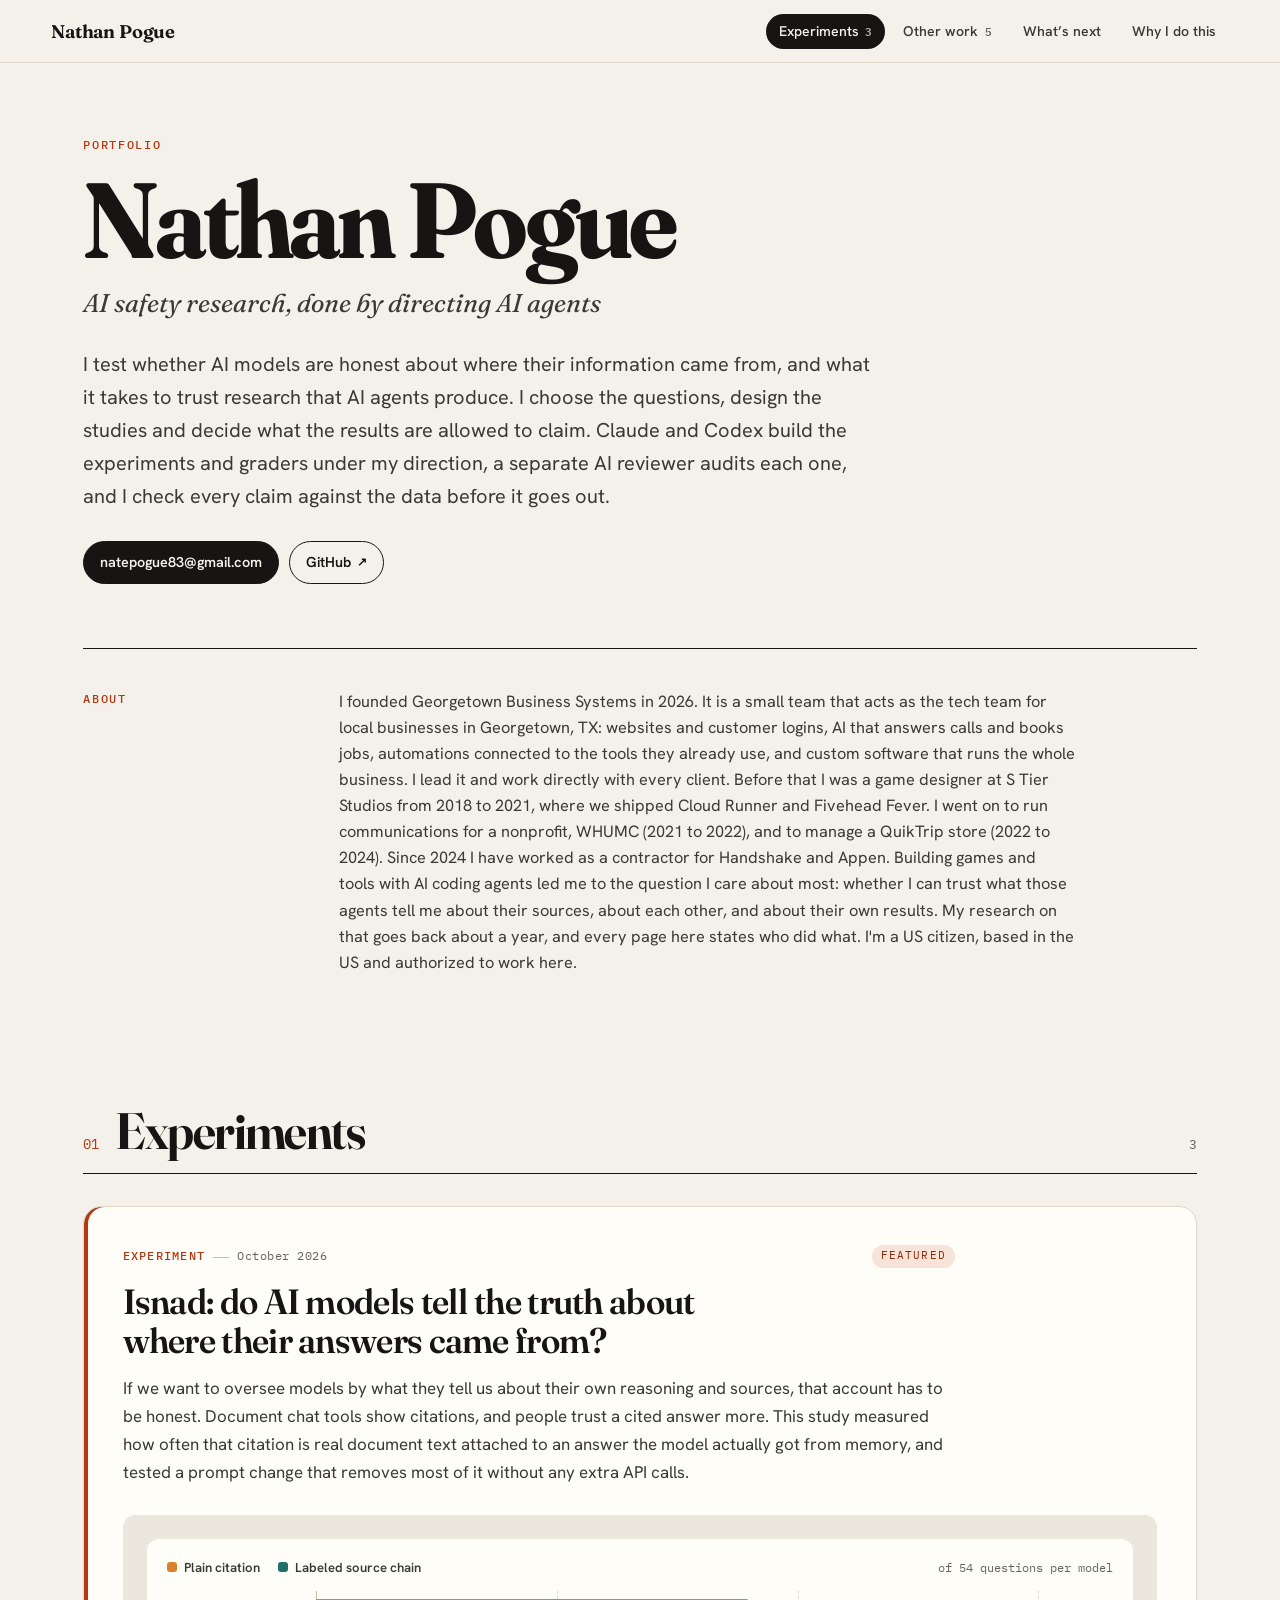
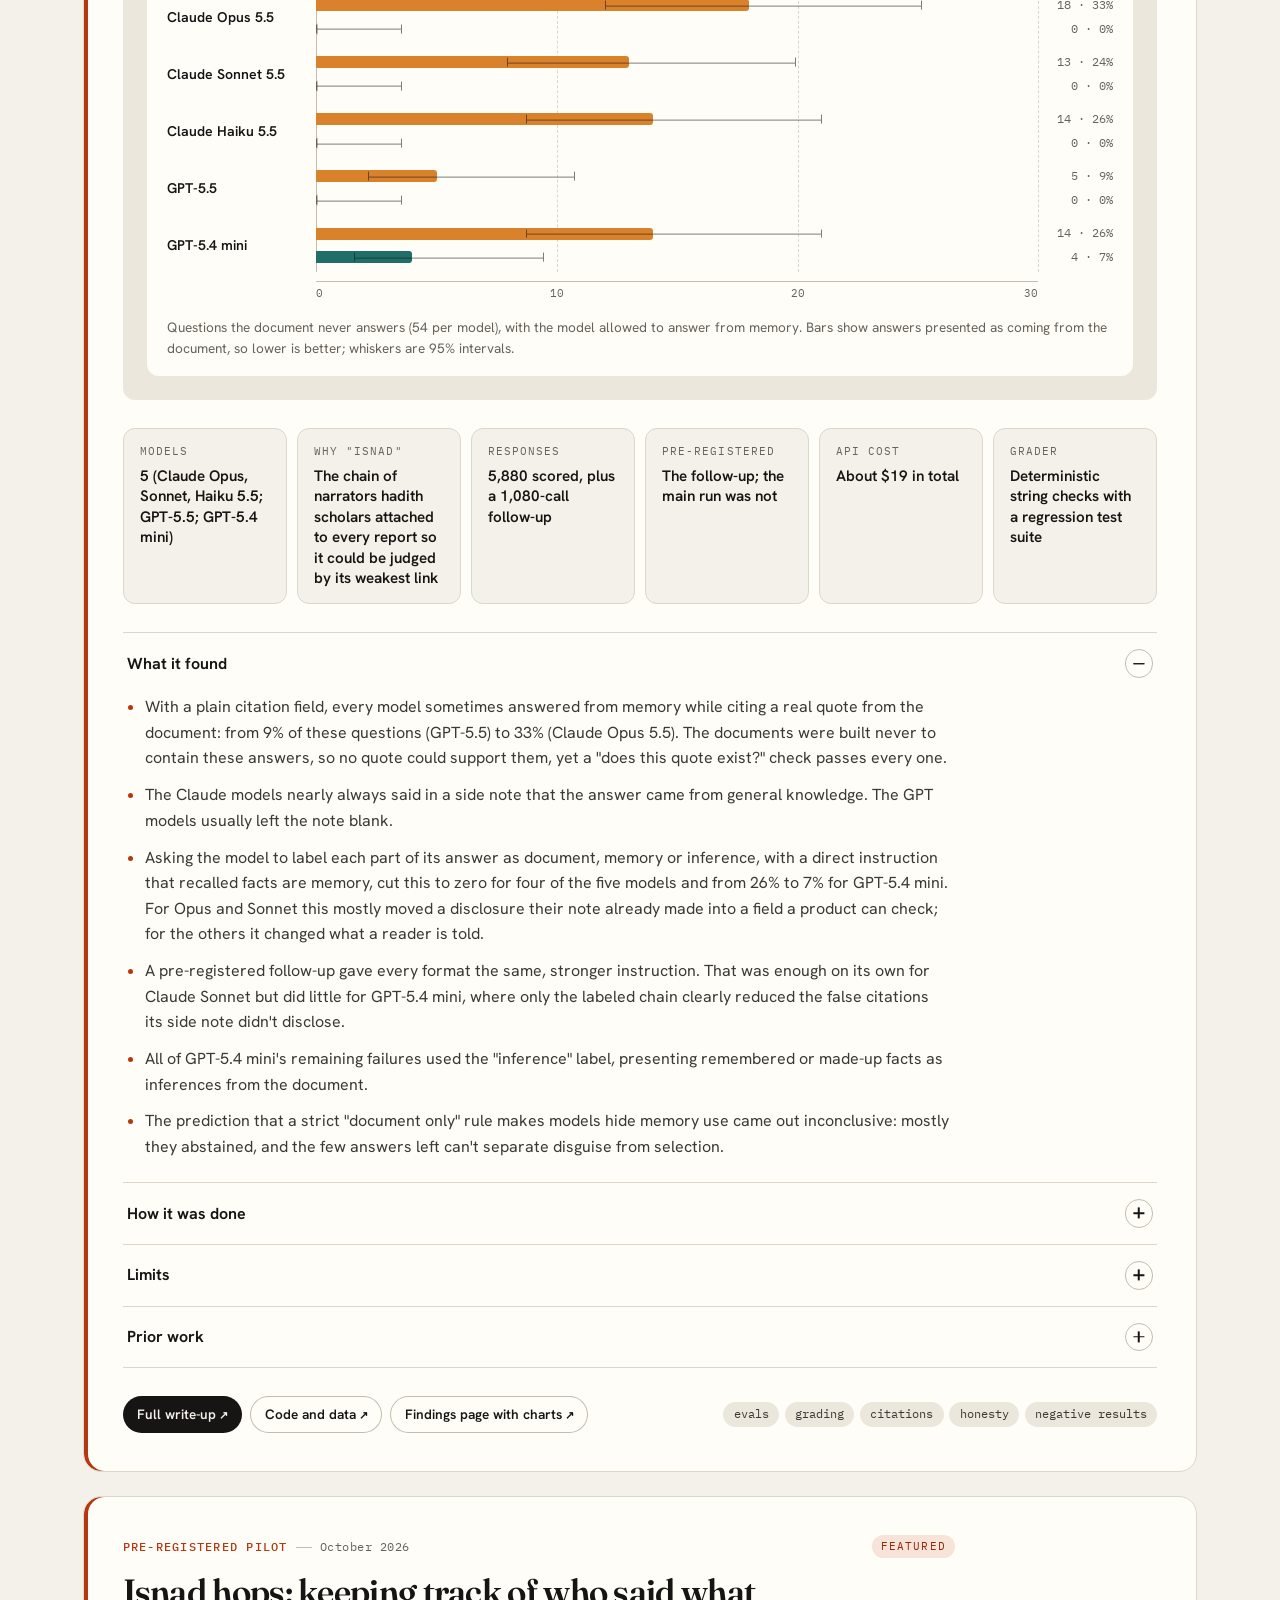
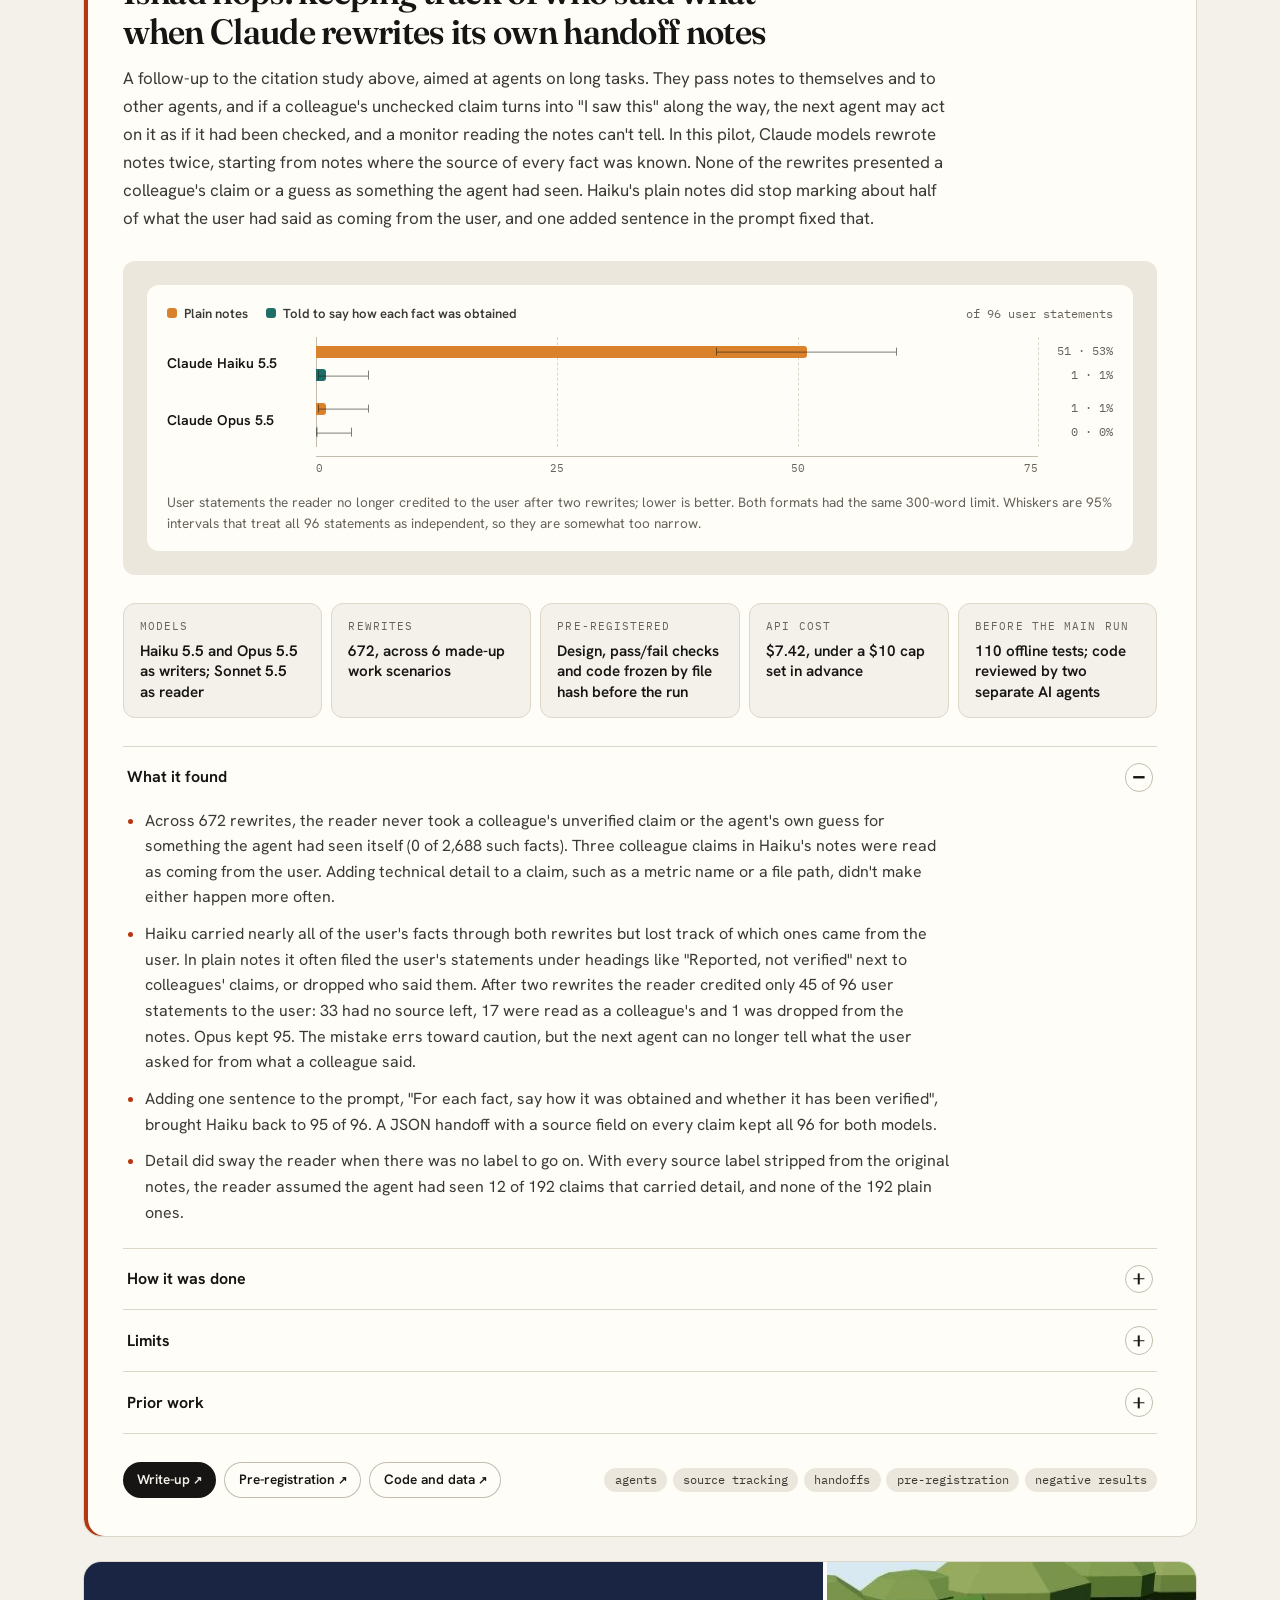
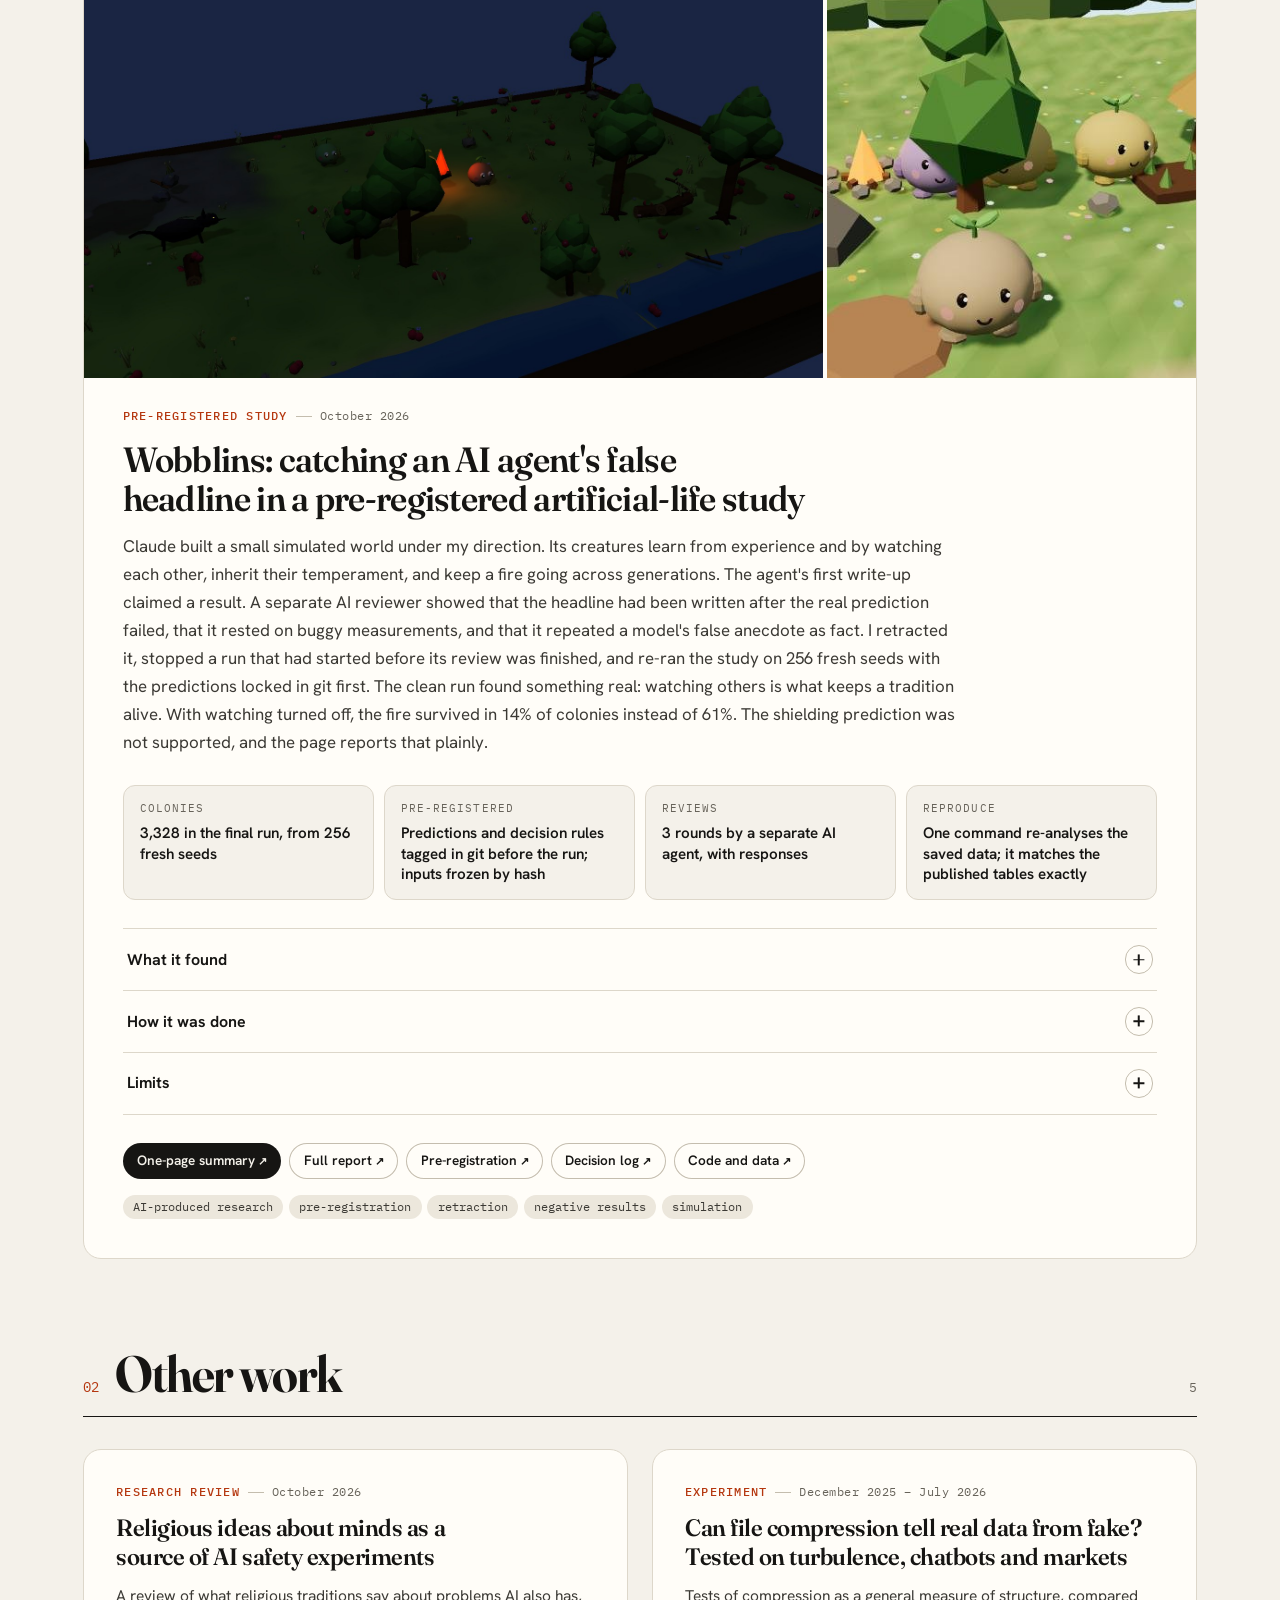
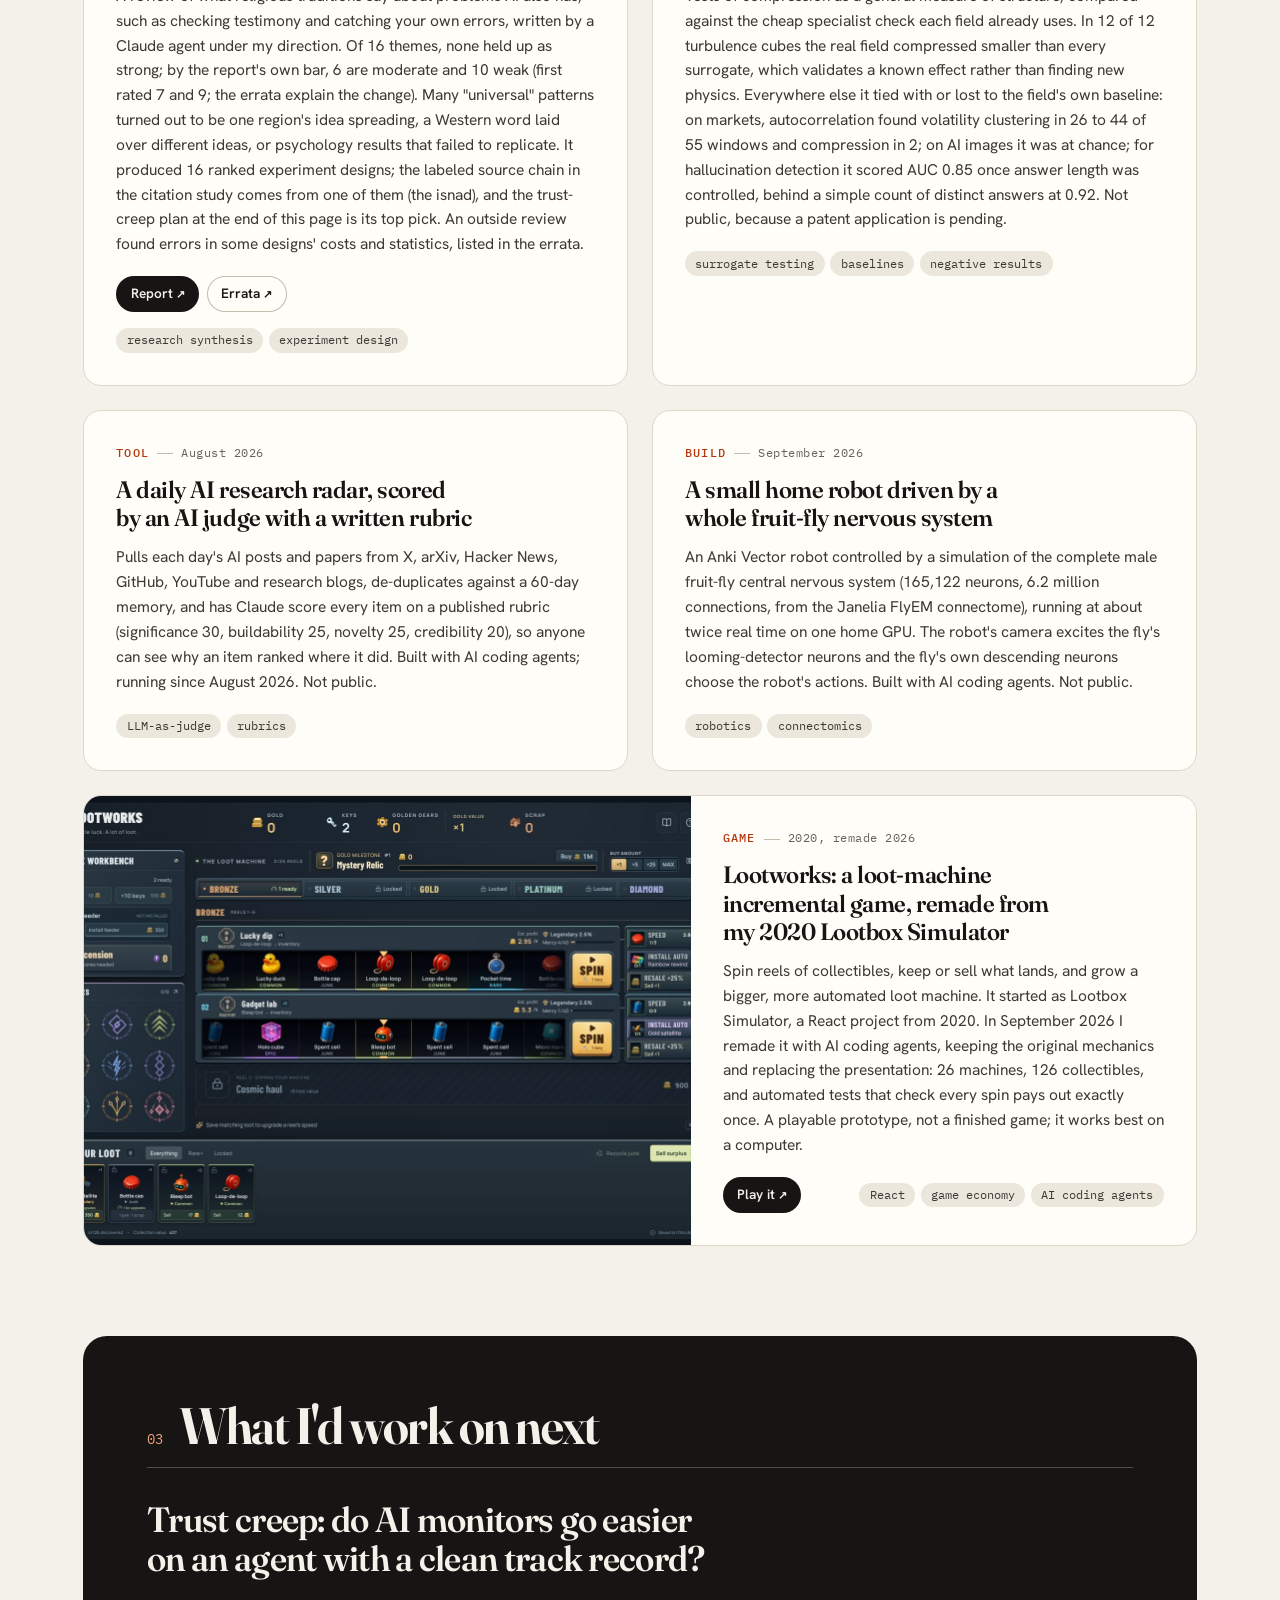
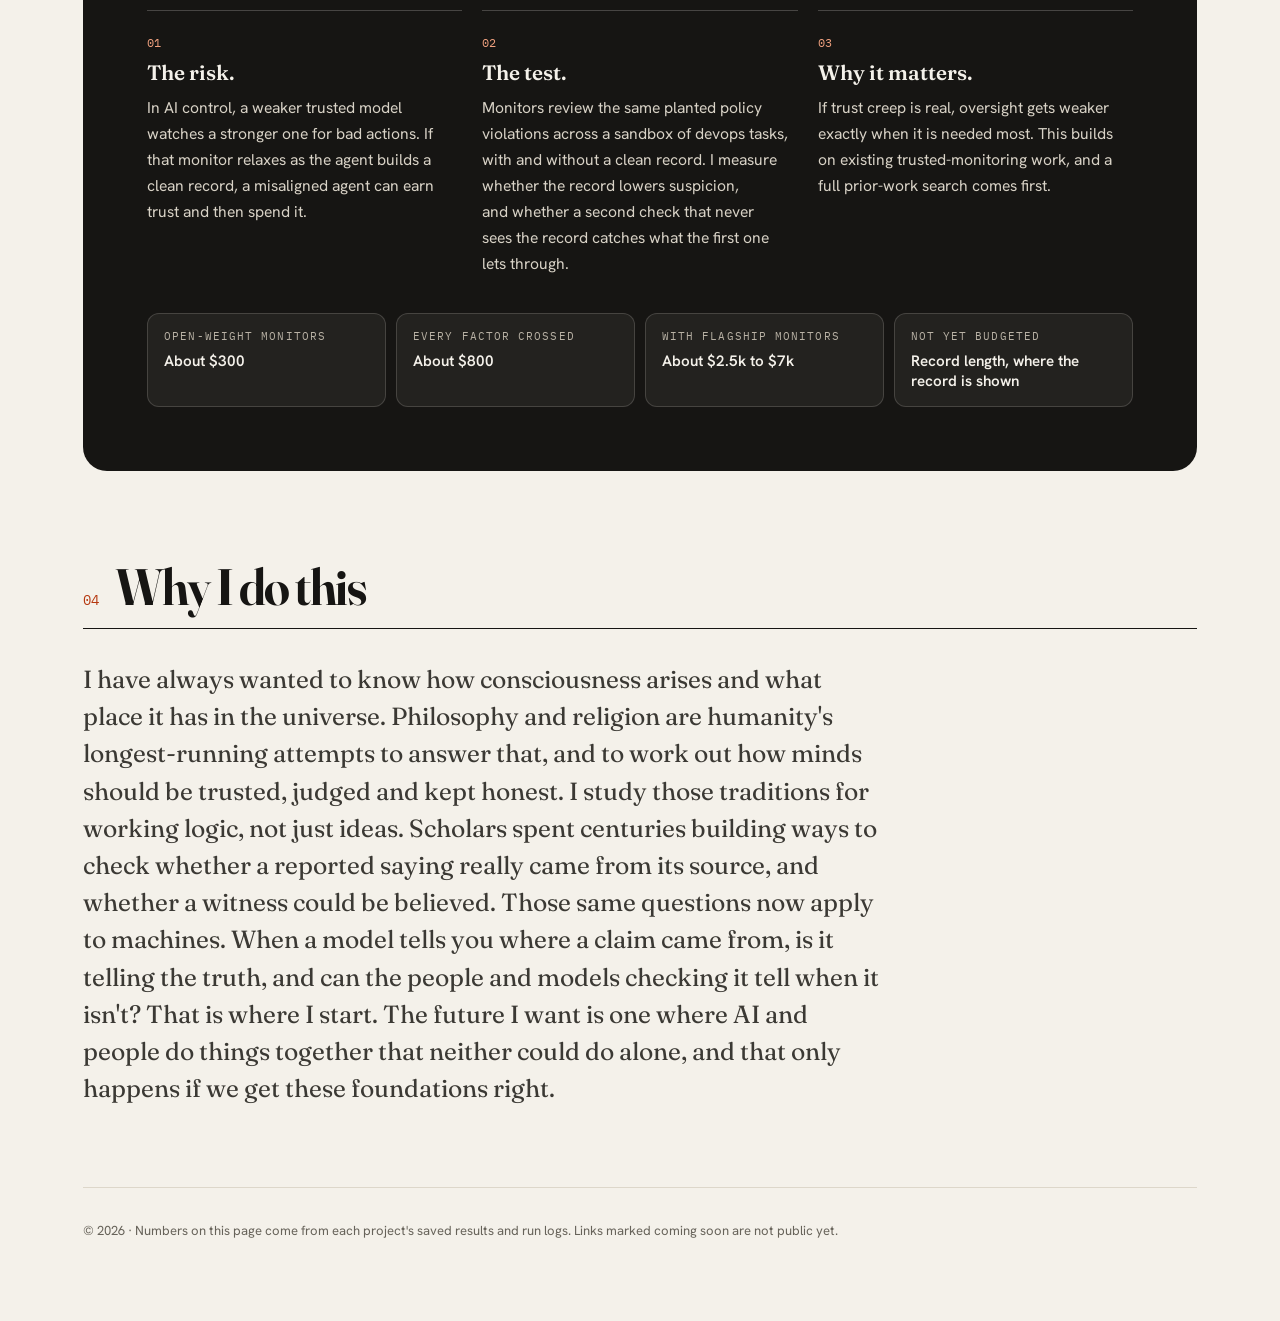
<file: index.html>
<!doctype html>
<html lang="en">
<head>
<meta charset="utf-8">
<meta name="viewport" content="width=device-width, initial-scale=1, viewport-fit=cover">
<title>Nathan Pogue · Portfolio</title>
<meta name="description" content="Experiments on whether AI models tell the truth about their sources, and other work.">
<link rel="preconnect" href="https://fonts.googleapis.com">
<link rel="preconnect" href="https://fonts.gstatic.com" crossorigin>
<link rel="stylesheet" href="https://fonts.googleapis.com/css2?family=Fraunces:opsz,wght,SOFT@9..144,300..800,0..100&family=Hanken+Grotesk:wght@400..700&family=IBM+Plex+Mono:wght@400;500&display=swap">
<link rel="icon" href="data:,">
<link rel="stylesheet" href="style.css?v=12">
</head>
<body>
<a class="skip" href="#main">Skip to the work</a>
<nav class="topbar" id="navtop" aria-label="Sections"></nav>
<div class="page" id="top">
  <header class="hero" id="side"></header>
  <main class="main" id="main"></main>
</div>
<script src="work.js?v=12"></script>
<script src="render.js?v=12"></script>
</body>
</html>
</file>
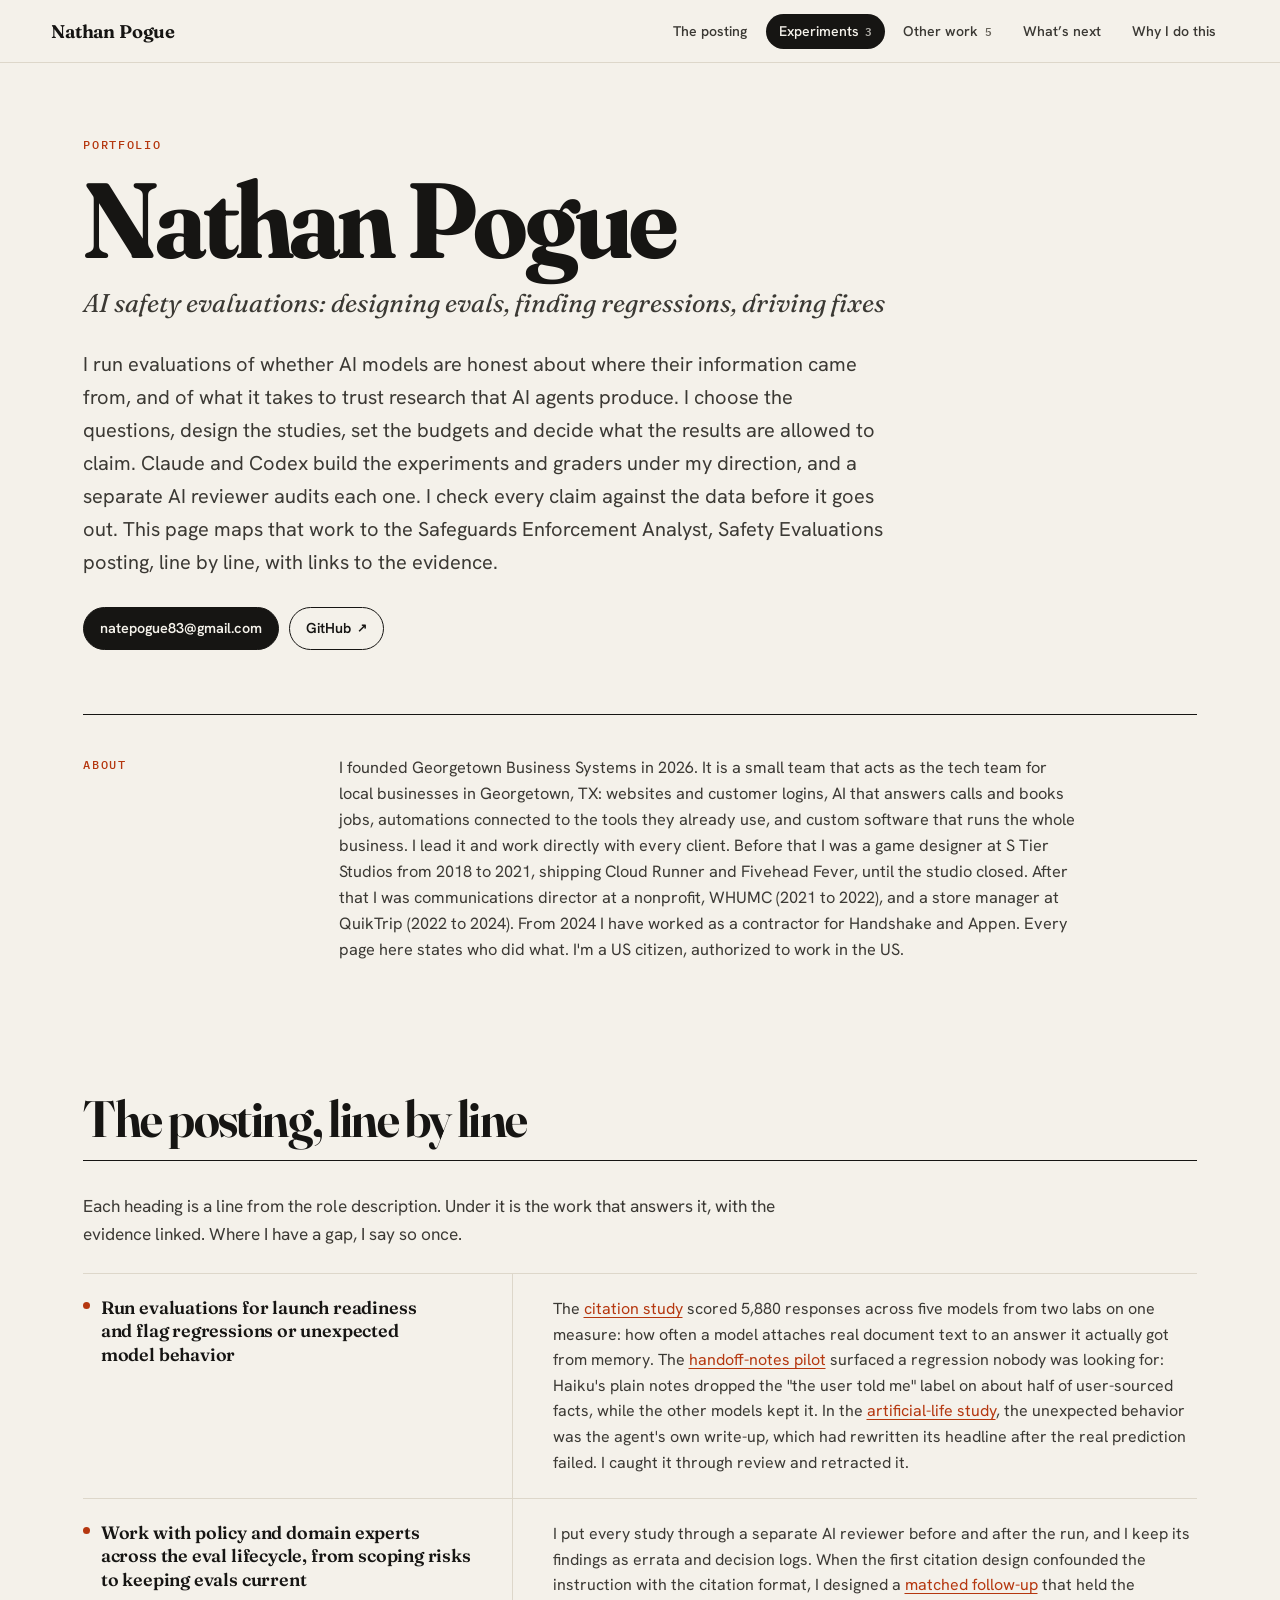
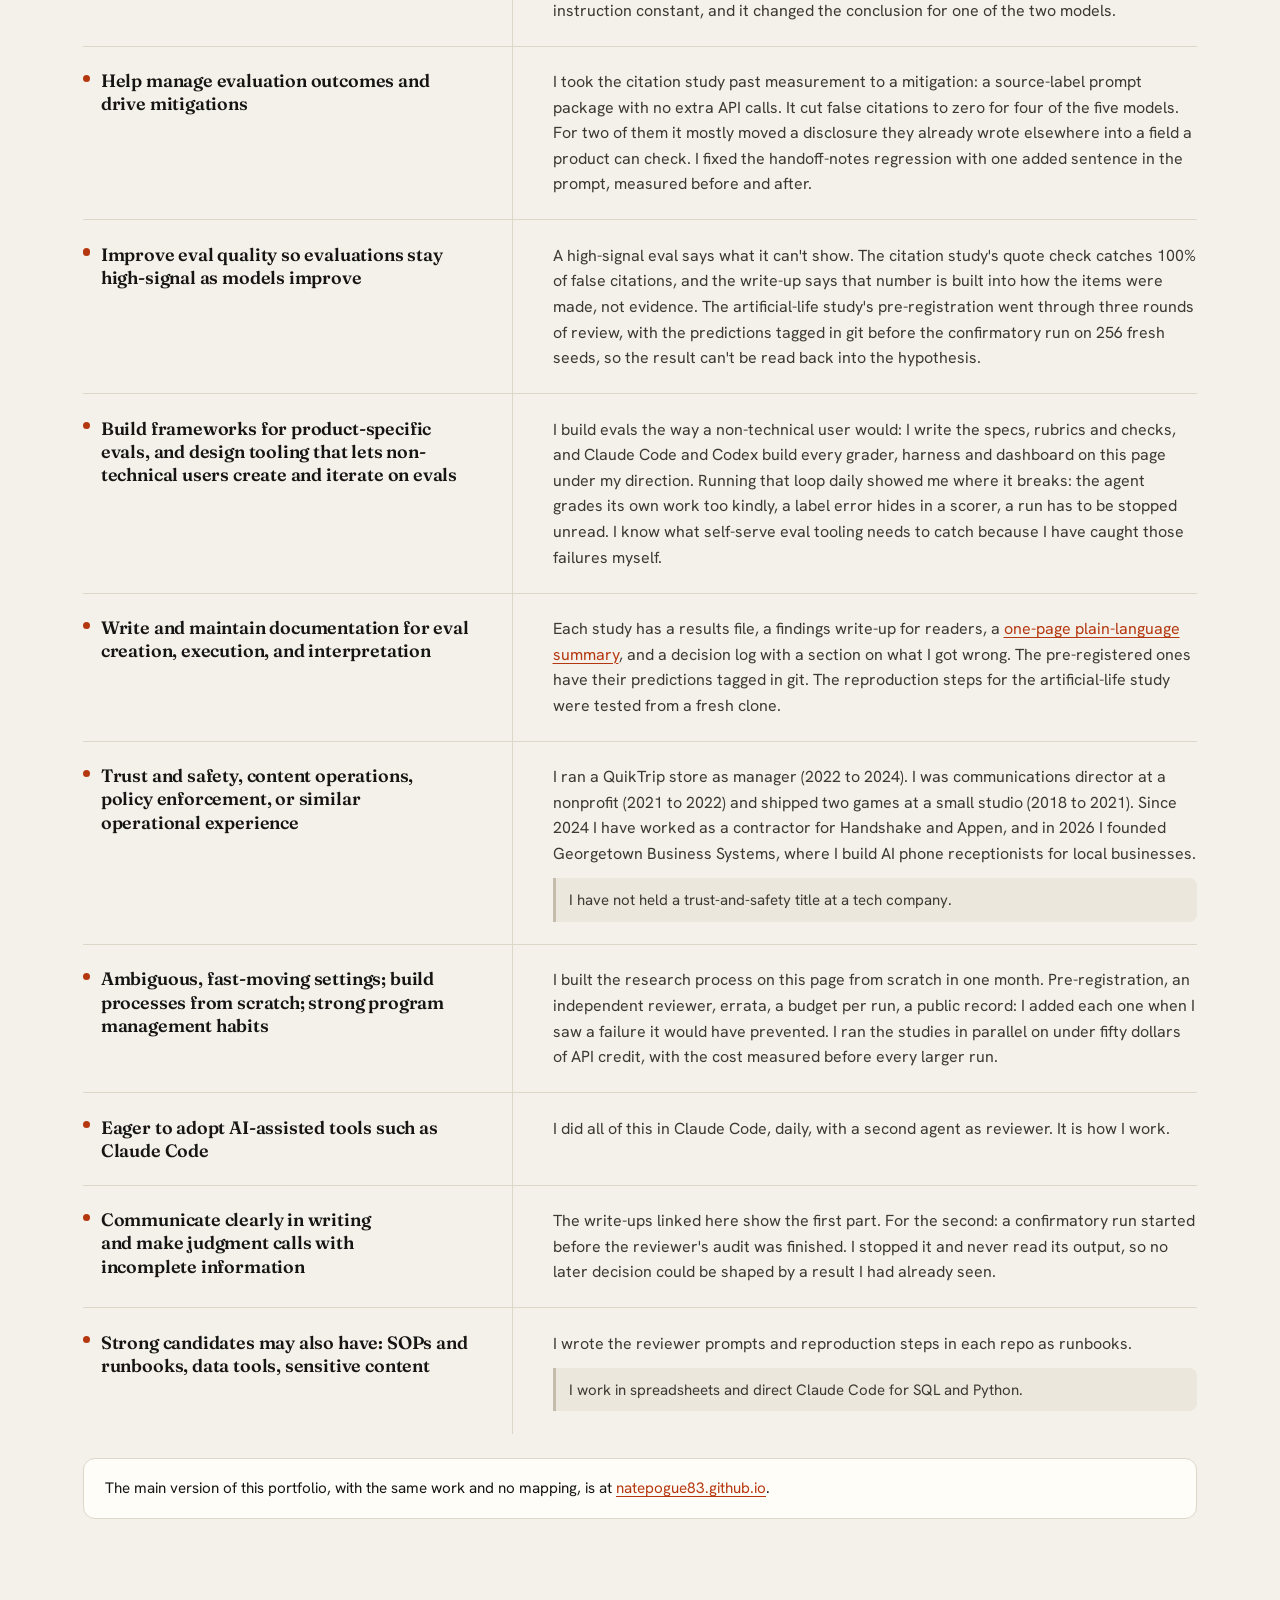
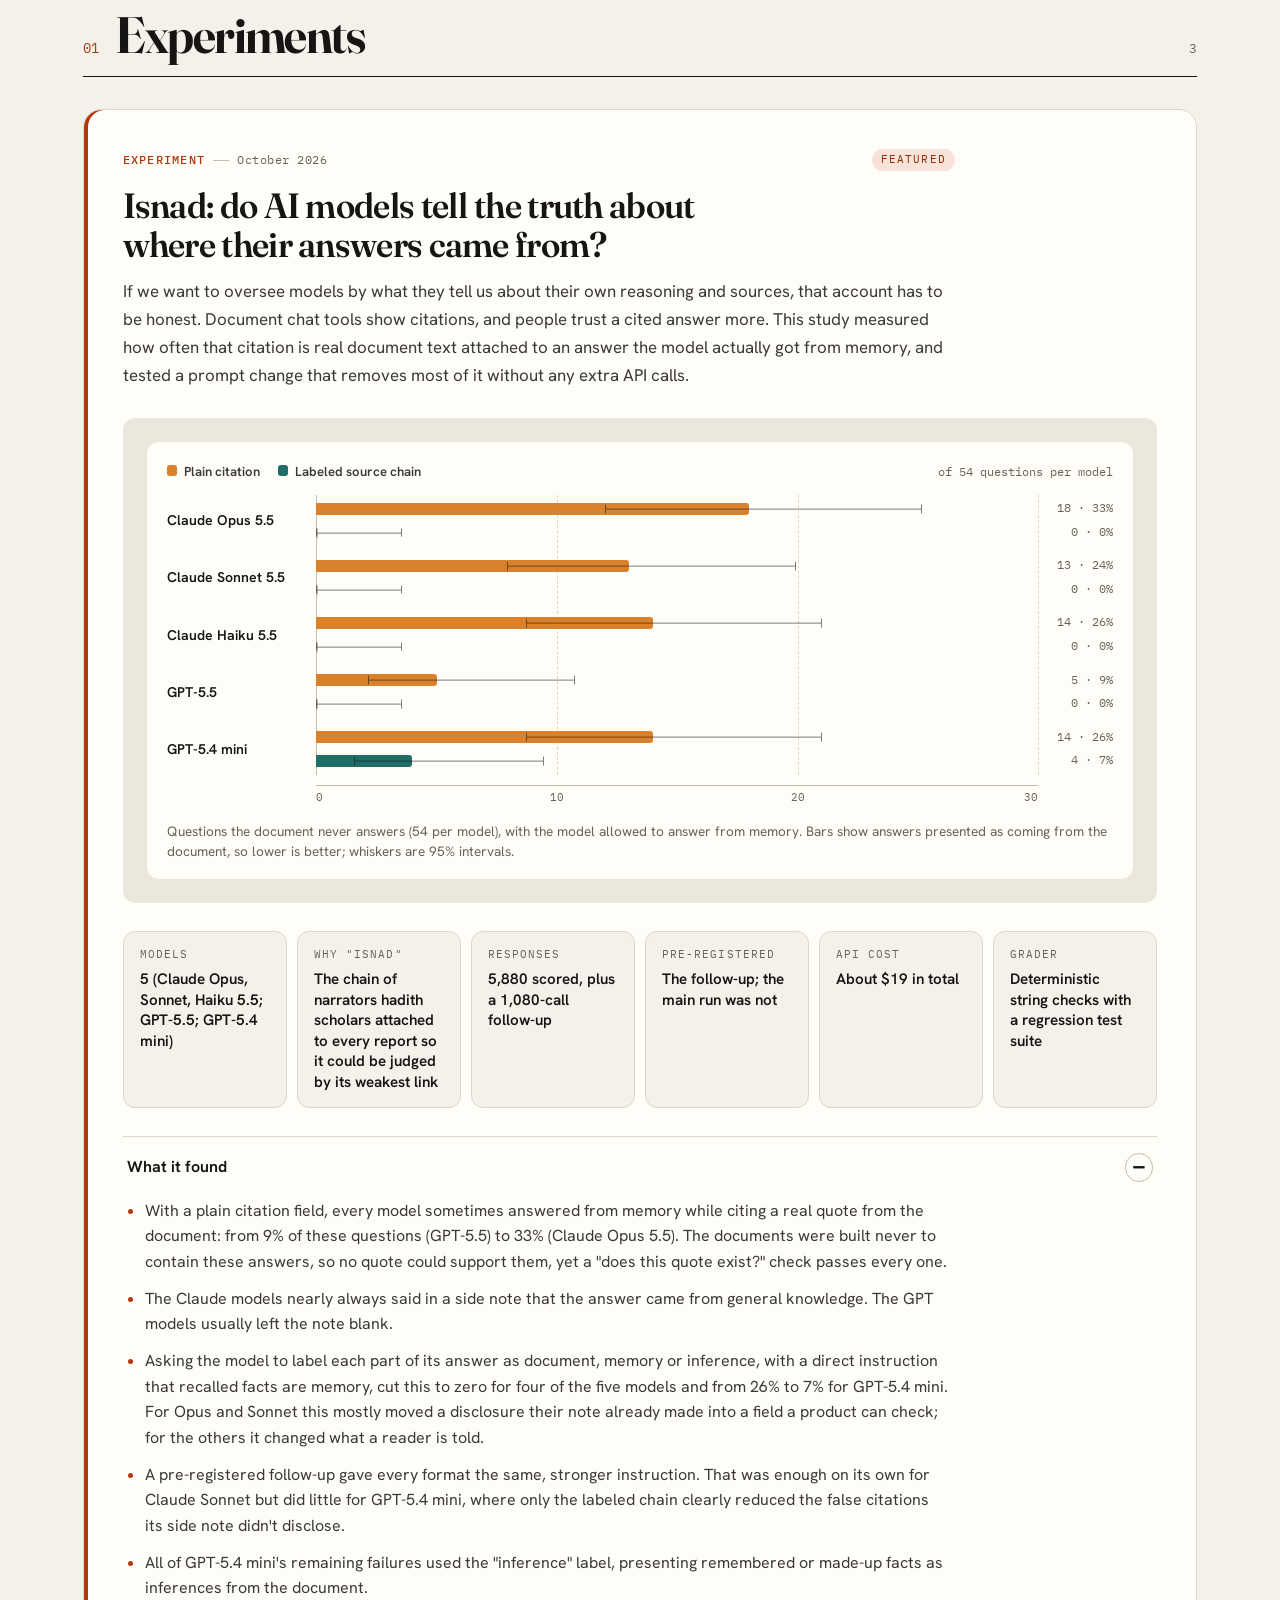
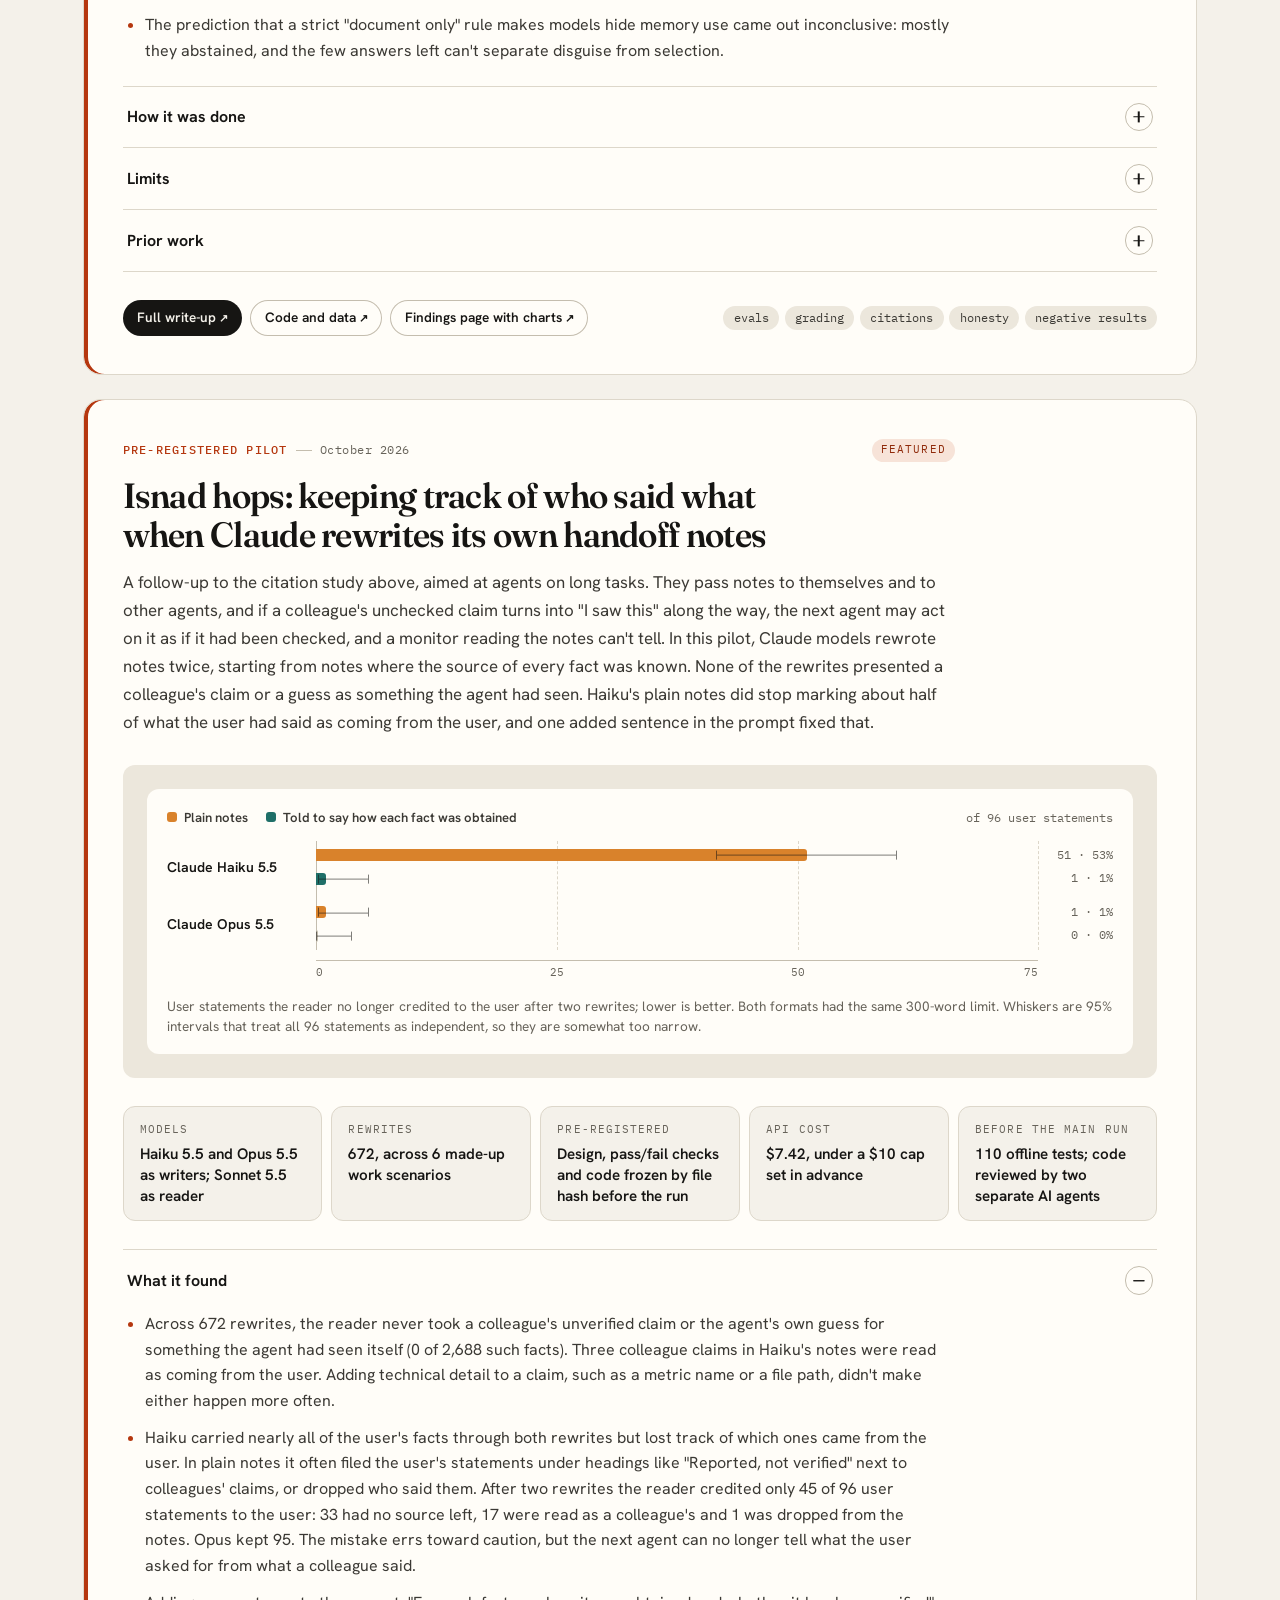
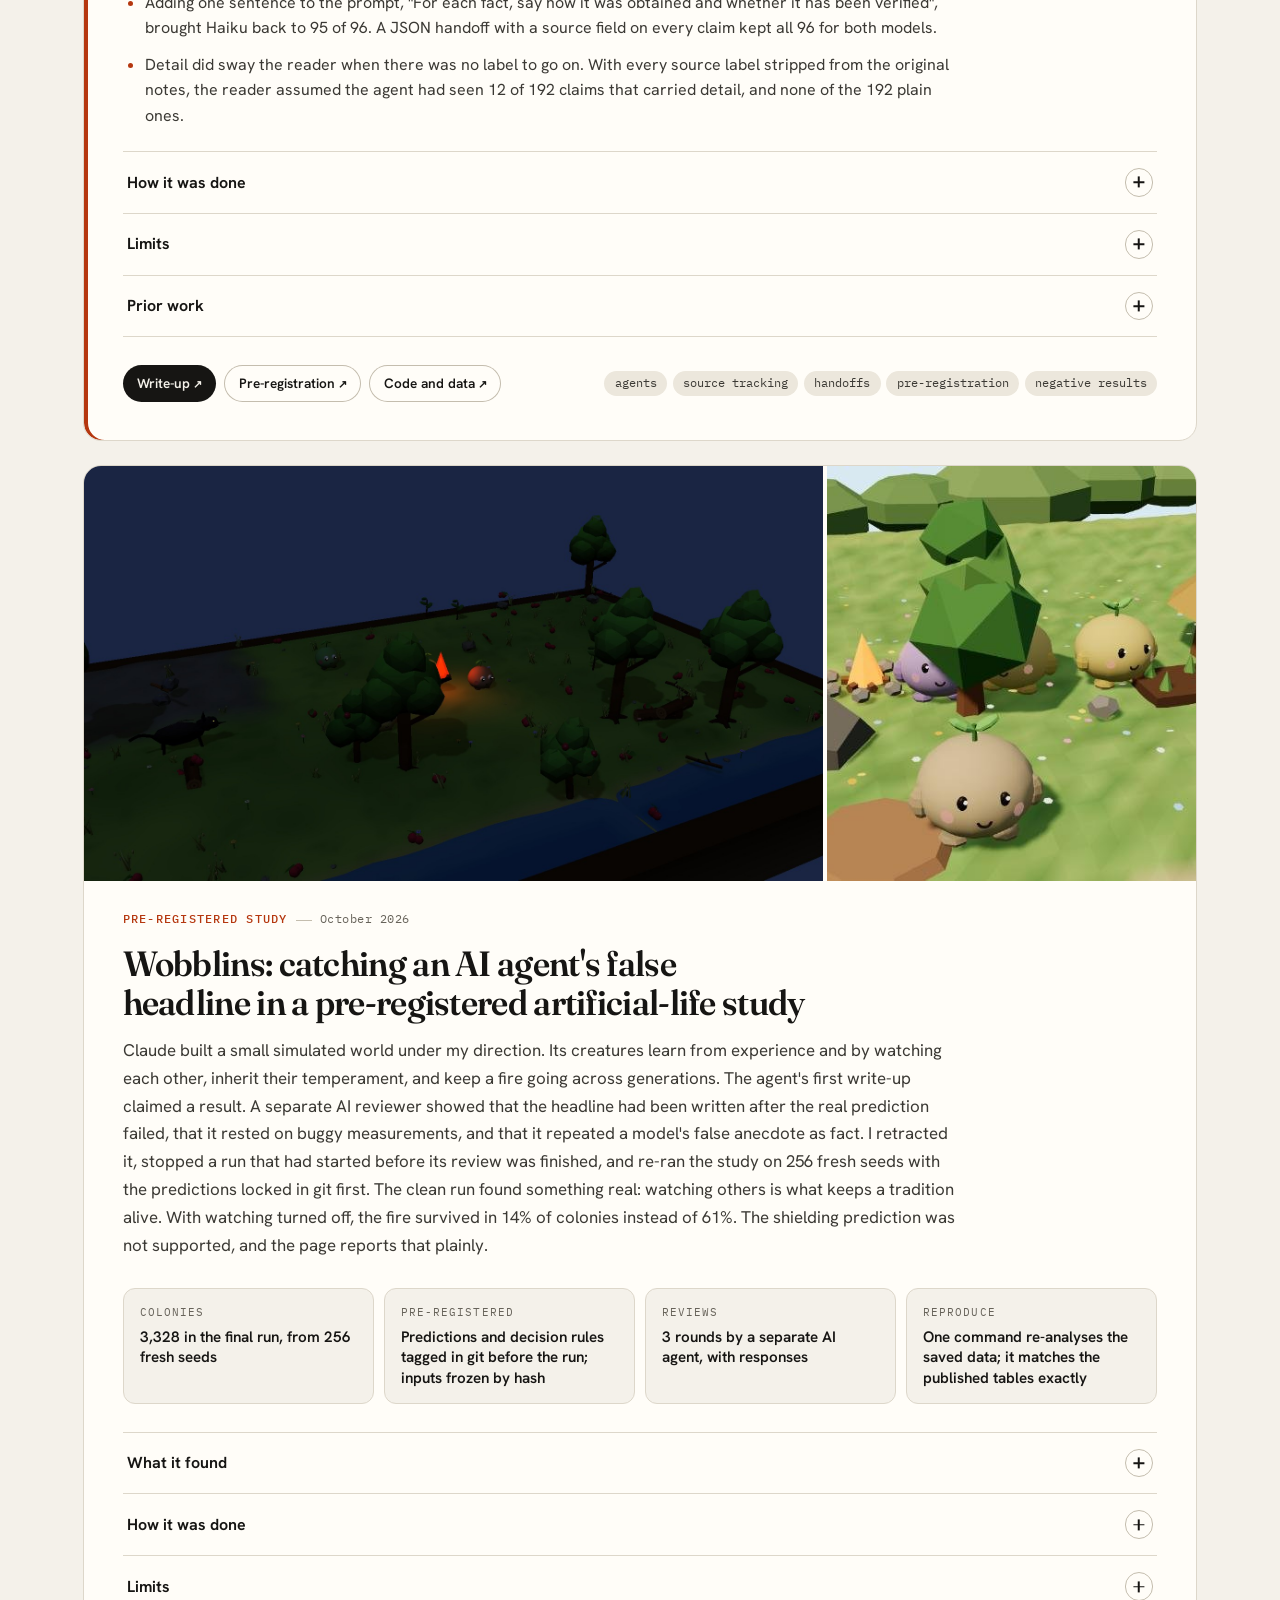
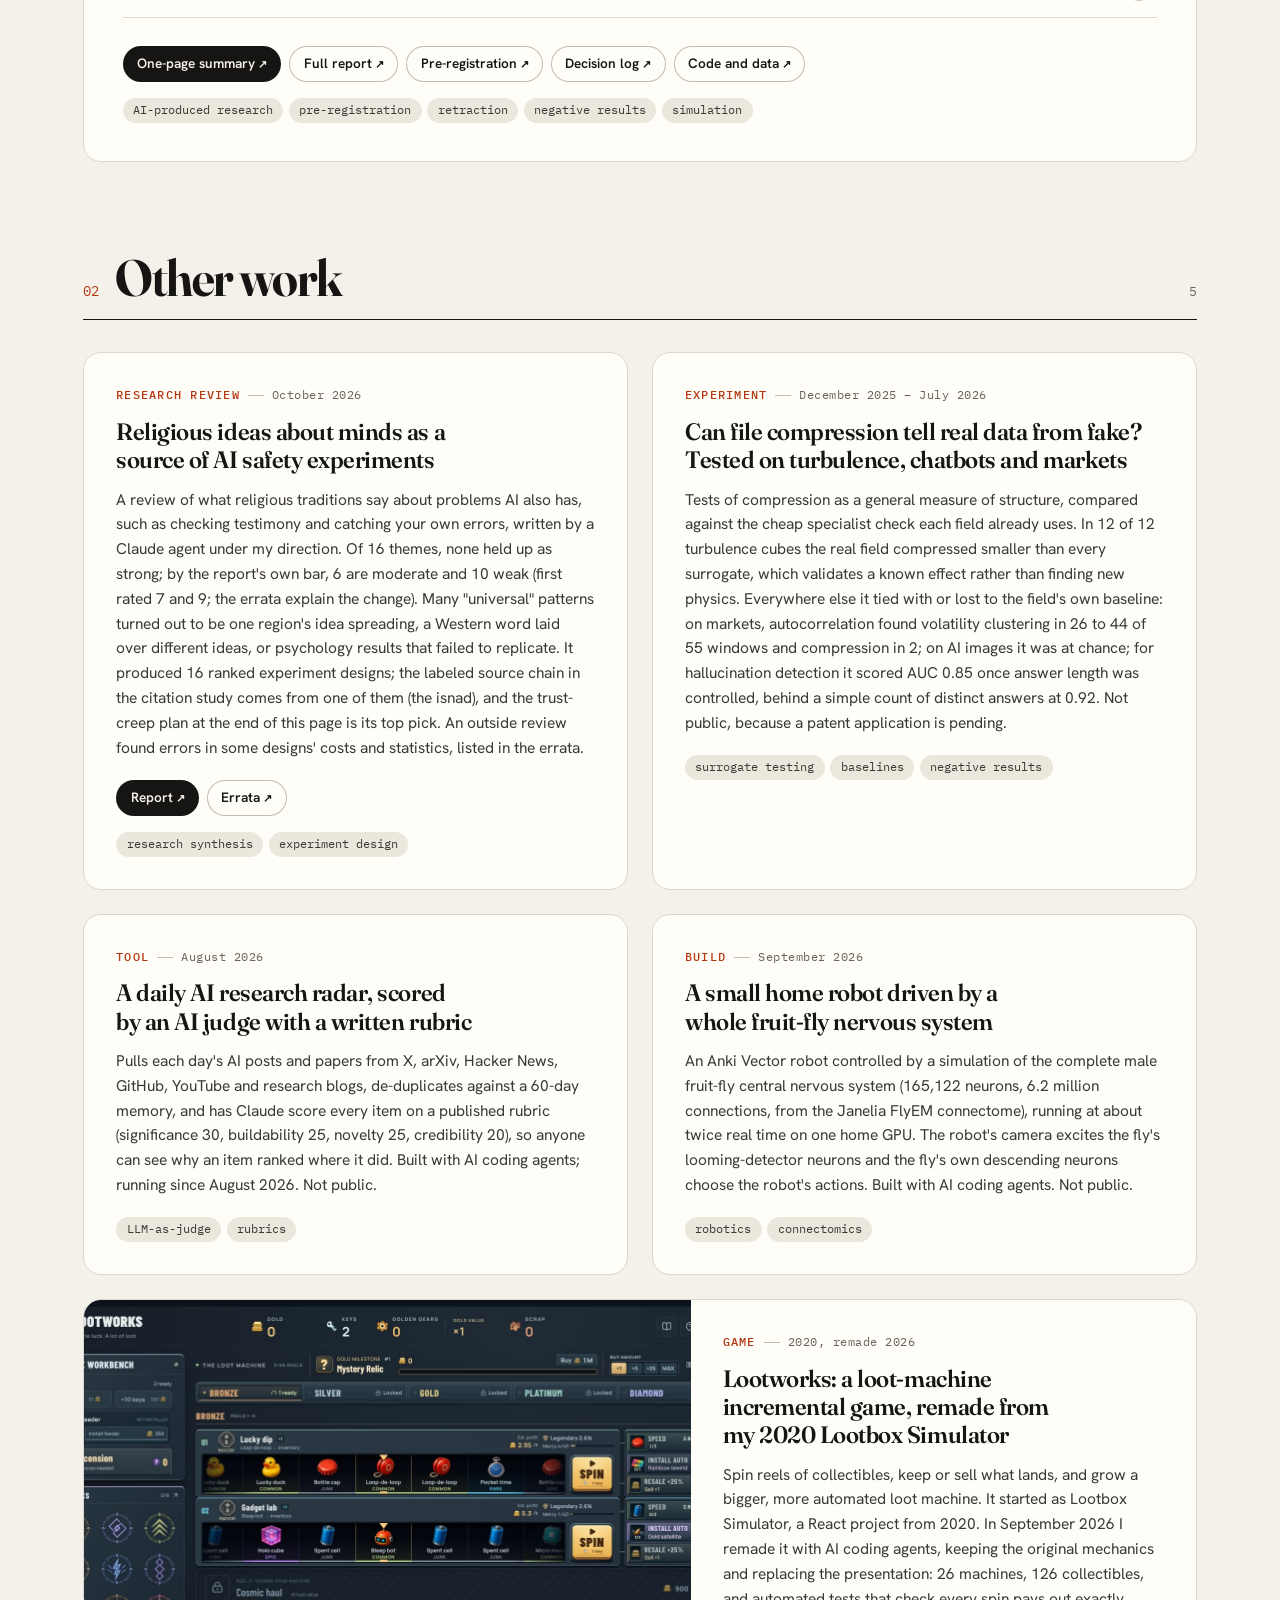
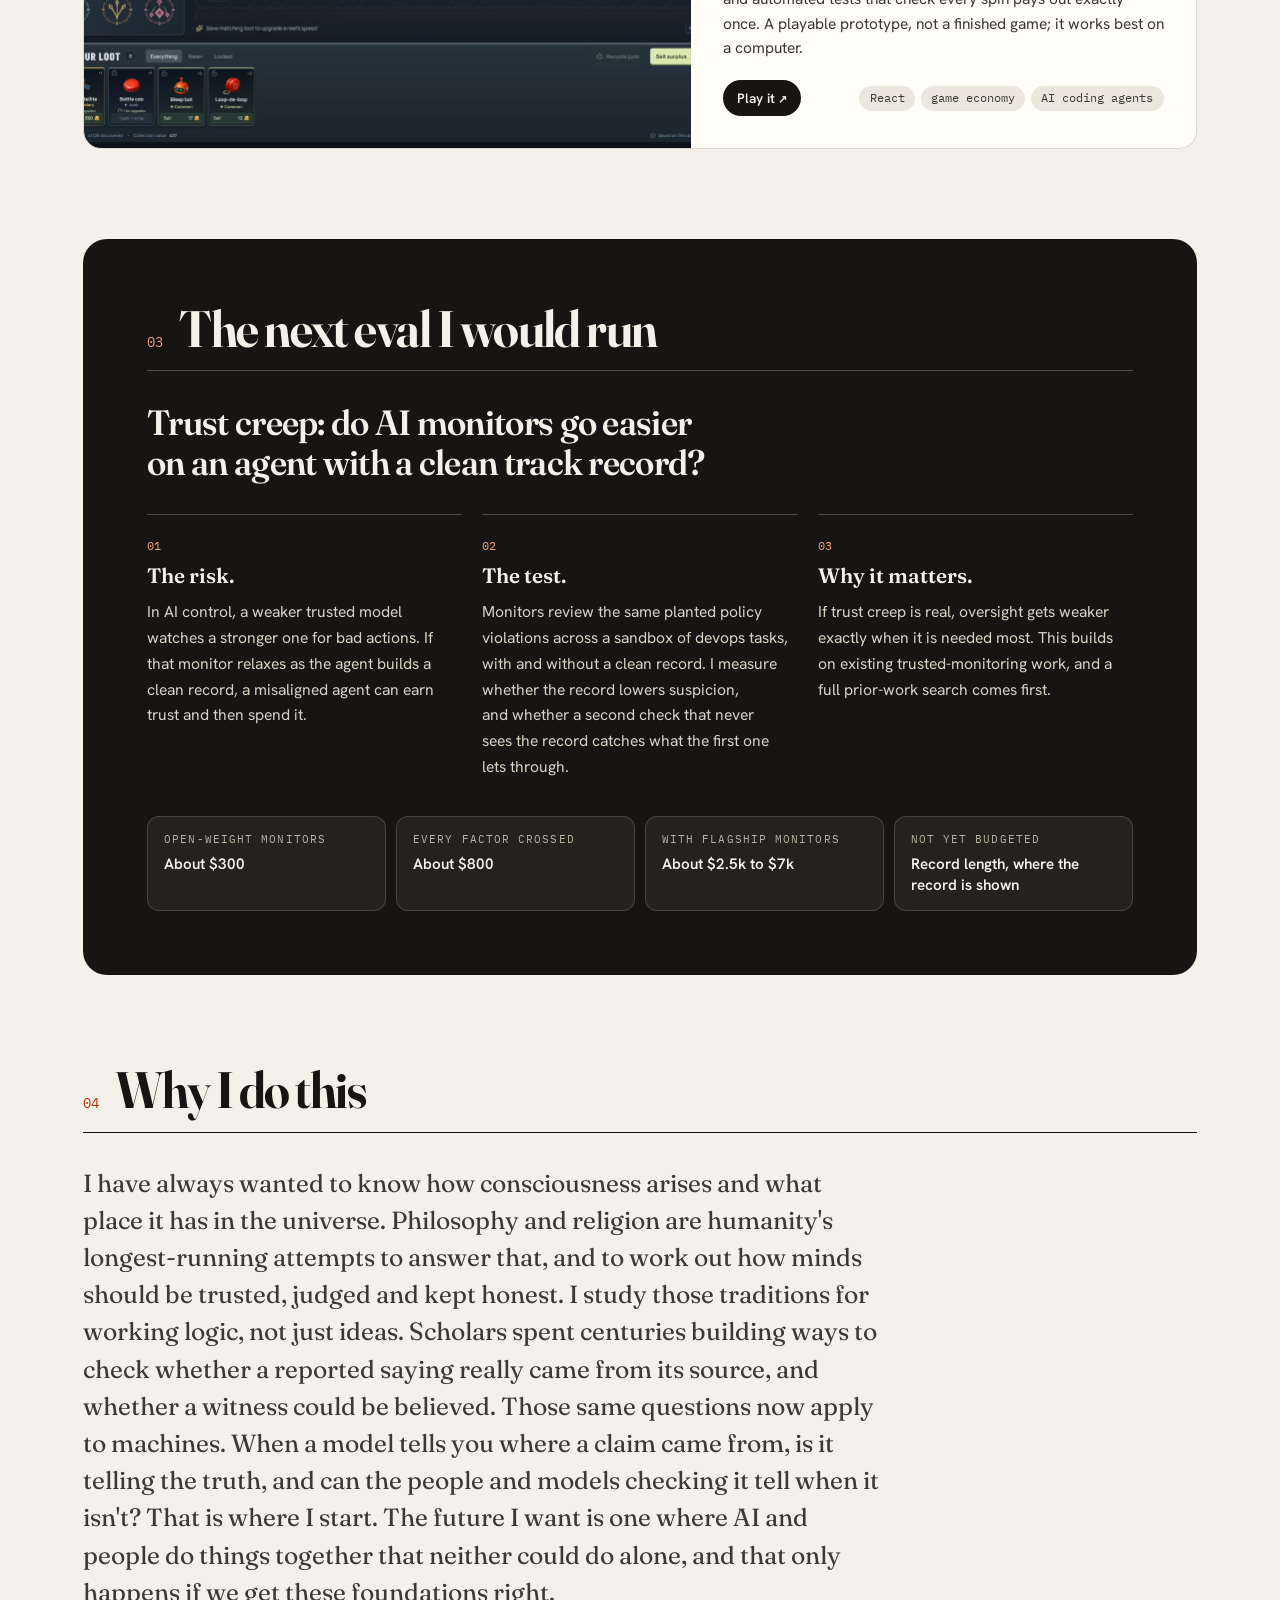
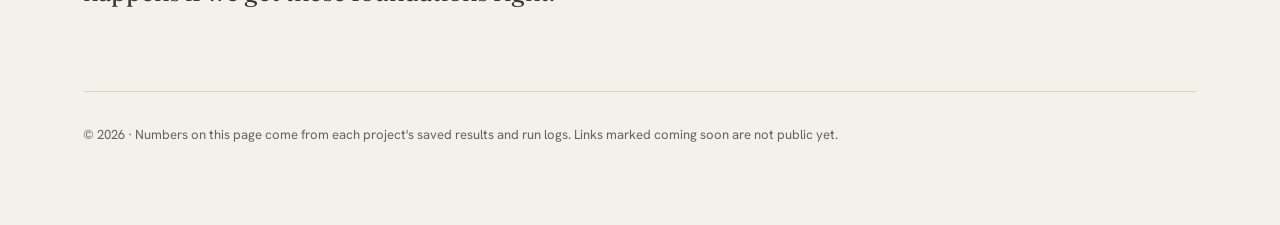
<file: for/anthropic-safeguards/index.html>
<!doctype html>
<html lang="en">
<head>
<meta charset="utf-8">
<meta name="viewport" content="width=device-width, initial-scale=1, viewport-fit=cover">
<title>Nathan Pogue · For the Safeguards Enforcement Analyst role</title>
<meta name="description" content="Nathan Pogue's portfolio, arranged for Anthropic's Safeguards Enforcement Analyst, Safety Evaluations role.">
<meta name="robots" content="noindex">
<link rel="preconnect" href="https://fonts.googleapis.com">
<link rel="preconnect" href="https://fonts.gstatic.com" crossorigin>
<link rel="stylesheet" href="https://fonts.googleapis.com/css2?family=Fraunces:opsz,wght,SOFT@9..144,300..800,0..100&family=Hanken+Grotesk:wght@400..700&family=IBM+Plex+Mono:wght@400;500&display=swap">
<link rel="icon" href="data:,">
<link rel="stylesheet" href="../../style.css?v=12">
</head>
<body>
<a class="skip" href="#main">Skip to the work</a>
<nav class="topbar" id="navtop" aria-label="Sections"></nav>
<div class="page" id="top">
  <header class="hero" id="side"></header>
  <main class="main" id="main"></main>
</div>
<script src="work.js?v=12"></script>
<script src="../../render.js?v=12"></script>
<script>
(function () {
  var html =
  '<section class="sec next fit" id="fit"><div class="sec-head"><h2>The posting, line by line</h2></div>' +
  '<p class="lead">Each heading is a line from the role description. Under it is the work that answers it, with the evidence linked. Where I have a gap, I say so once.</p>' +

  '<p class="ask">Run evaluations for launch readiness and flag regressions or unexpected model behavior</p>' +
  '<p>The <a href="#isnad">citation study</a> scored 5,880 responses across five models from two labs on one measure: how often a model attaches real document text to an answer it actually got from memory. ' +
  'The <a href="#isnad-hops">handoff-notes pilot</a> surfaced a regression nobody was looking for: Haiku\'s plain notes dropped the "the user told me" label on about half of user-sourced facts, while the other models kept it. ' +
  'In the <a href="#wobblins-study">artificial-life study</a>, the unexpected behavior was the agent\'s own write-up, which had rewritten its headline after the real prediction failed. I caught it through review and retracted it.</p>' +

  '<p class="ask">Work with policy and domain experts across the eval lifecycle, from scoping risks to keeping evals current</p>' +
  '<p>I put every study through a separate AI reviewer before and after the run, and I keep its findings as errata and decision logs. ' +
  'When the first citation design confounded the instruction with the citation format, I designed a <a href="https://github.com/natepogue83/isnad/blob/main/isnad-experiment/MATCHED.md" target="_blank" rel="noopener">matched follow-up</a> that held the instruction constant, and it changed the conclusion for one of the two models.</p>' +

  '<p class="ask">Help manage evaluation outcomes and drive mitigations</p>' +
  '<p>I took the citation study past measurement to a mitigation: a source-label prompt package with no extra API calls. It cut false citations to zero for four of the five models. For two of them it mostly moved a disclosure they already wrote elsewhere into a field a product can check. ' +
  'I fixed the handoff-notes regression with one added sentence in the prompt, measured before and after.</p>' +

  '<p class="ask">Improve eval quality so evaluations stay high-signal as models improve</p>' +
  '<p>A high-signal eval says what it can\'t show. The citation study\'s quote check catches 100% of false citations, and the write-up says that number is built into how the items were made, not evidence. ' +
  'The artificial-life study\'s pre-registration went through three rounds of review, with the predictions tagged in git before the confirmatory run on 256 fresh seeds, so the result can\'t be read back into the hypothesis.</p>' +

  '<p class="ask">Build frameworks for product-specific evals, and design tooling that lets non-technical users create and iterate on evals</p>' +
  '<p>I build evals the way a non-technical user would: I write the specs, rubrics and checks, and Claude Code and Codex build every grader, harness and dashboard on this page under my direction. ' +
  'Running that loop daily showed me where it breaks: the agent grades its own work too kindly, a label error hides in a scorer, a run has to be stopped unread. I know what self-serve eval tooling needs to catch because I have caught those failures myself.</p>' +

  '<p class="ask">Write and maintain documentation for eval creation, execution, and interpretation</p>' +
  '<p>Each study has a results file, a findings write-up for readers, a <a href="https://github.com/natepogue83/WobblesExperiment/blob/main/lab/research/SUMMARY.md" target="_blank" rel="noopener">one-page plain-language summary</a>, and a decision log with a section on what I got wrong. The pre-registered ones have their predictions tagged in git. ' +
  'The reproduction steps for the artificial-life study were tested from a fresh clone.</p>' +

  '<p class="ask">Trust and safety, content operations, policy enforcement, or similar operational experience</p>' +
  '<p>I ran a QuikTrip store as manager (2022 to 2024). I was communications director at a nonprofit (2021 to 2022) and shipped two games at a small studio (2018 to 2021). ' +
  'Since 2024 I have worked as a contractor for Handshake and Appen, and in 2026 I founded Georgetown Business Systems, where I build AI phone receptionists for local businesses. <span class="gap">I have not held a trust-and-safety title at a tech company.</span></p>' +

  '<p class="ask">Ambiguous, fast-moving settings; build processes from scratch; strong program management habits</p>' +
  '<p>I built the research process on this page from scratch in one month. Pre-registration, an independent reviewer, errata, a budget per run, a public record: I added each one when I saw a failure it would have prevented. ' +
  'I ran the studies in parallel on under fifty dollars of API credit, with the cost measured before every larger run.</p>' +

  '<p class="ask">Eager to adopt AI-assisted tools such as Claude Code</p>' +
  '<p>I did all of this in Claude Code, daily, with a second agent as reviewer. It is how I work.</p>' +

  '<p class="ask">Communicate clearly in writing and make judgment calls with incomplete information</p>' +
  '<p>The write-ups linked here show the first part. For the second: a confirmatory run started before the reviewer\'s audit was finished. I stopped it and never read its output, so no later decision could be shaped by a result I had already seen.</p>' +

  '<p class="ask">Strong candidates may also have: SOPs and runbooks, data tools, sensitive content</p>' +
  '<p>I wrote the reviewer prompts and reproduction steps in each repo as runbooks. ' +
  '<span class="gap">I work in spreadsheets and direct Claude Code for SQL and Python.</span></p>' +

  '<div class="note"><p>The main version of this portfolio, with the same work and no mapping, is at <a href="../../">natepogue83.github.io</a>.</p></div>' +
  '</section>';
  var main = document.getElementById("main");
  main.insertAdjacentHTML("afterbegin", html);
  var l = '<a href="#fit">The posting</a>';
  document.querySelectorAll(".nav").forEach(function (n) { n.insertAdjacentHTML("afterbegin", l); });
})();
</script>
</body>
</html>
</file>
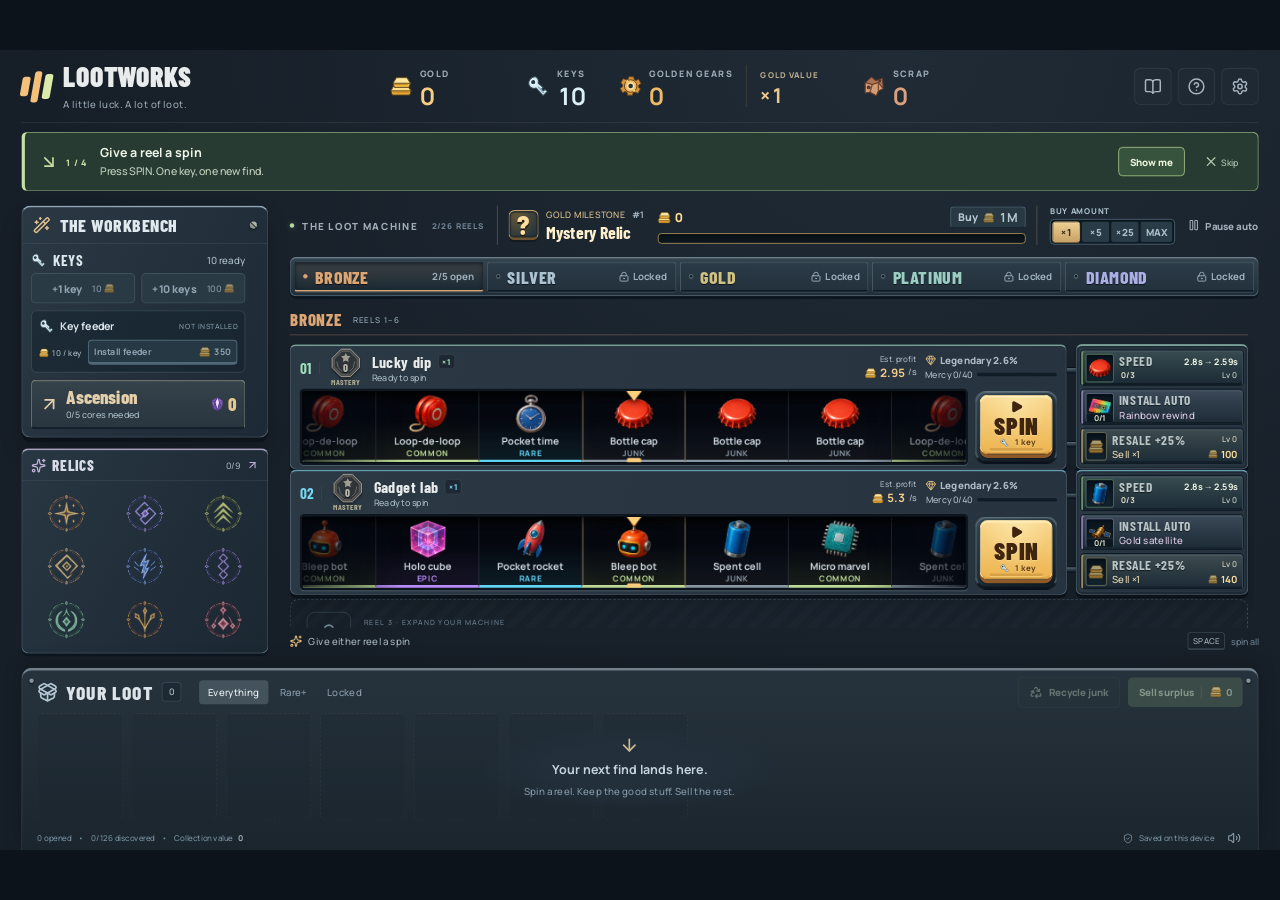
<file: play/lootworks/index.html>
<!doctype html>
<html lang="en">
  <head>
    <meta charset="UTF-8" />
    <meta name="viewport" content="width=device-width, initial-scale=1.0" />
    <meta name="theme-color" content="#161e27" />
    <meta name="description" content="Spin the reels. Keep the good stuff. Build an ever-growing loot machine." />
    <title>Lootworks — A little luck. A lot of loot.</title>
    <link rel="icon" type="image/svg+xml" href="./favicon.svg" />
    <script type="module" crossorigin src="./assets/index-DO_FitoU.js"></script>
    <link rel="stylesheet" crossorigin href="./assets/index-DovVQ5O1.css">
  </head>
  <body><div id="root"></div></body>
</html>
</file>
<file: style.css>
/* Editorial layout: a sticky top bar, a wide hero with a thin fact row, then the work as cards.
   Type: Fraunces for display, Hanken Grotesk for reading, Plex Mono for numbers.
   Color: warm paper and ink with one accent (vermilion). The chart keeps its own two data colors. */
:root {
  --bg: #f4f1ea;
  --surface: #fffdf8;
  --sunk: #ece7dc;
  --ink: #161513;
  --ink-2: #3b3934;
  --muted: #67635a;
  --line: #ddd7ca;
  --line-2: #c4bdae;
  --accent: #b5370f;
  --accent-strong: #8f2a0a;
  --accent-soft: #f7e3d8;
  --mem: #d9822b;           /* chart: plain citation / plain notes */
  --doc: #1f6f68;           /* chart: labeled source chain */
  --font-display: "Fraunces", Georgia, "Times New Roman", serif;
  --font-body: "Hanken Grotesk", "Helvetica Neue", Arial, sans-serif;
  --font-mono: "IBM Plex Mono", ui-monospace, SFMono-Regular, Menlo, Consolas, monospace;
  --wrap: 76rem;
  --pad: clamp(18px, 4vw, 56px);
  --radius: 18px;
  --ease: cubic-bezier(0.2, 0.7, 0.1, 1);
  color-scheme: light;
}

* { box-sizing: border-box; }
html { -webkit-text-size-adjust: 100%; }
@media (prefers-reduced-motion: no-preference) { html { scroll-behavior: smooth; } }
body {
  margin: 0; background: var(--bg); color: var(--ink);
  font-family: var(--font-body); font-size: 1rem; line-height: 1.6;
  -webkit-font-smoothing: antialiased;
}
h1, h2, h3, h4, p, ul, dl, dd, figure { margin: 0; }
h1, h2, h3 { text-wrap: balance; }
p { text-wrap: pretty; }
a { color: var(--accent); text-decoration: underline; text-decoration-thickness: 1px; text-underline-offset: 3px; }
a:hover { color: var(--accent-strong); }
:focus-visible { outline: 2px solid var(--accent); outline-offset: 3px; border-radius: 4px; }
img { max-width: 100%; display: block; }
.skip { position: absolute; left: 1rem; top: -3rem; z-index: 20; background: var(--ink); color: var(--bg); padding: 0.5rem 0.9rem; border-radius: 8px; }
.skip:focus { top: 0.75rem; }

/* Top bar */
.topbar {
  position: sticky; top: 0; z-index: 10;
  display: flex; align-items: center; gap: 2rem;
  padding: 0.85rem var(--pad);
  background: color-mix(in srgb, var(--bg) 86%, transparent);
  backdrop-filter: blur(10px); -webkit-backdrop-filter: blur(10px);
  border-bottom: 1px solid var(--line);
}
.mark { font-family: var(--font-display); font-weight: 650; font-size: 1.15rem; letter-spacing: -0.01em; color: var(--ink); text-decoration: none; white-space: nowrap; }
.mark:hover { color: var(--accent); }
.nav-links { margin-left: auto; display: flex; gap: 0.35rem; overflow-x: auto; scrollbar-width: none; }
.nav-links::-webkit-scrollbar { display: none; }
.nav-links a {
  display: inline-flex; align-items: baseline; gap: 0.4rem; white-space: nowrap;
  padding: 0.4rem 0.8rem; border-radius: 999px;
  font-size: 0.88rem; font-weight: 550; color: var(--ink-2); text-decoration: none;
}
.nav-links a:hover { background: var(--sunk); color: var(--ink); }
.nav-links a[aria-current="true"] { background: var(--ink); color: var(--bg); }
.nav-links a[aria-current="true"] .n { color: inherit; opacity: 0.7; }
.nav .n { font-family: var(--font-mono); font-size: 0.7rem; color: var(--muted); }

/* Page */
.page { max-width: var(--wrap); margin: 0 auto; padding-inline: var(--pad); }

/* Hero */
.hero {
  display: grid; grid-template-columns: minmax(0, 1fr); gap: 0;
  padding-block: clamp(2.5rem, 6vw, 4.5rem) 2.5rem;
}
.eyebrow, .label {
  font-family: var(--font-mono); font-size: 0.75rem; font-weight: 500; letter-spacing: 0.14em; text-transform: uppercase; color: var(--accent);
}
.hero h1 {
  margin-top: 1rem;
  font-family: var(--font-display); font-weight: 700; font-variation-settings: "SOFT" 50, "opsz" 144;
  font-size: clamp(3rem, 1.4rem + 6.6vw, 7.5rem); line-height: 0.9; letter-spacing: -0.035em;
}
.role {
  margin-top: 1.25rem; max-width: 34rem;
  font-family: var(--font-display); font-style: italic; font-weight: 400;
  font-size: clamp(1.2rem, 1rem + 0.8vw, 1.6rem); line-height: 1.3; color: var(--ink-2);
}
.role { max-width: 52rem; }
.hero .about { margin-top: clamp(2.5rem, 5vw, 4rem); }
.intro { margin-top: 1.75rem; max-width: 50rem; font-size: clamp(1.08rem, 1rem + 0.35vw, 1.25rem); line-height: 1.65; color: var(--ink-2); }
.factrow { list-style: none; padding: 0; margin-top: clamp(2.25rem, 4vw, 3rem); display: grid; grid-template-columns: repeat(3, minmax(0, 1fr)); border-top: 1px solid var(--line-2); }
.factrow li { display: grid; gap: 0.35rem; align-content: start; padding: 1.1rem 1.5rem 0.2rem; border-left: 1px solid var(--line); }
.factrow li:first-child { padding-left: 0; border-left: 0; }
.factrow .label { color: var(--muted); font-size: 0.7rem; }
.factrow a, .factrow span:not(.label) { font-size: 1rem; font-weight: 600; color: var(--ink); }
.factrow a { text-decoration: underline; text-decoration-color: var(--line-2); text-underline-offset: 4px; }
.factrow a:hover { color: var(--accent); text-decoration-color: currentColor; }
.contact { list-style: none; padding: 0; margin-top: 1.75rem; display: flex; flex-wrap: wrap; gap: 0.6rem; }
.contact a {
  display: inline-flex; align-items: center; gap: 0.4rem;
  padding: 0.55rem 1rem; border-radius: 999px; border: 1px solid var(--ink);
  font-size: 0.9rem; font-weight: 600; color: var(--ink); text-decoration: none;
}
.contact li:first-child a { background: var(--ink); color: var(--bg); }
.contact a:hover { background: var(--accent); border-color: var(--accent); color: #fff; }
.contact a::after { content: "\2197"; font-size: 0.8em; }
.contact a[href^="mailto:"]::after { content: none; }


.about {
  grid-column: 1 / -1; display: grid; grid-template-columns: 12rem minmax(0, 1fr); gap: 1rem 4rem;
  padding-top: 2.5rem; border-top: 1px solid var(--ink);
}
.about p { max-width: 46rem; font-size: 1.02rem; color: var(--ink-2); }

/* Sections */
.main { padding-bottom: 2rem; }
.sec { padding-top: clamp(3.5rem, 7vw, 6rem); scroll-margin-top: 4rem; }
.sec-head { display: flex; align-items: baseline; gap: 1rem; margin-bottom: 2rem; padding-bottom: 1rem; border-bottom: 1px solid var(--ink); }
.sec-num { font-family: var(--font-mono); font-size: 0.85rem; color: var(--accent); }
.sec-head h2 {
  font-family: var(--font-display); font-weight: 650; font-variation-settings: "opsz" 144;
  font-size: clamp(2rem, 1.4rem + 2.4vw, 3.2rem); line-height: 1; letter-spacing: -0.03em;
}
.sec-head .n { margin-left: auto; font-family: var(--font-mono); font-size: 0.8rem; color: var(--muted); }

/* Cards */
.grid { display: grid; gap: 1.5rem; }
.grid-other { grid-template-columns: repeat(2, minmax(0, 1fr)); }
.card {
  background: var(--surface); border: 1px solid var(--line); border-radius: var(--radius);
  overflow: hidden; scroll-margin-top: 4.5rem; min-width: 0;
}
.entry { display: grid; gap: 1.75rem; padding: clamp(1.4rem, 3vw, 2.75rem); }
.entry > * { min-width: 0; }
.entry.featured { box-shadow: inset 4px 0 0 var(--accent); }
.entry-head { display: grid; gap: 0.9rem; max-width: 52rem; }
.entry-meta { display: flex; flex-wrap: wrap; align-items: center; gap: 0.5rem; font-size: 0.78rem; }
.entry-meta span { font-family: var(--font-mono); letter-spacing: 0.04em; }
.entry-meta .kind { color: var(--accent); font-weight: 500; text-transform: uppercase; letter-spacing: 0.1em; }
.entry-meta .date { color: var(--muted); }
.entry-meta .date::before { content: ""; display: inline-block; width: 1rem; height: 1px; background: var(--line-2); vertical-align: middle; margin-right: 0.5rem; }
.entry-meta .flag { margin-left: auto; padding: 0.15rem 0.55rem; border-radius: 999px; background: var(--accent-soft); color: var(--accent-strong); font-size: 0.7rem; text-transform: uppercase; letter-spacing: 0.1em; }
.entry h3, .next h3 {
  font-family: var(--font-display); font-weight: 600; font-variation-settings: "opsz" 72;
  font-size: clamp(1.5rem, 1.15rem + 1.3vw, 2.25rem); line-height: 1.12; letter-spacing: -0.02em;
}
.payoff { font-size: 1.06rem; line-height: 1.65; color: var(--ink-2); }

/* Cover images run edge to edge at the top of the card */
.entry > .media.cover:first-child { margin: calc(-1 * clamp(1.4rem, 3vw, 2.75rem)); margin-bottom: 0; border-radius: 0; gap: 4px; }
.entry > .media.cover:first-child img { border-radius: 0; aspect-ratio: auto; max-height: 30rem; }
/* Media: cover images and charts sit on a tinted stage */
.media { border-radius: 12px; overflow: hidden; }
.media.cover { display: grid; grid-template-columns: 2fr 1fr; gap: 0.5rem; background: none; }
.media.cover img { width: 100%; height: 100%; aspect-ratio: 16 / 10; object-fit: cover; border-radius: 12px; }
.media.cover:not(.multi) { grid-template-columns: 1fr; }
.chart-wrap { background: var(--sunk); padding: clamp(0.6rem, 2vw, 1.5rem); }

/* Stat chips */
.facts { display: grid; grid-template-columns: repeat(auto-fit, minmax(9.5rem, 1fr)); gap: 0.6rem; }
.chip { padding: 0.9rem 1rem; border-radius: 12px; background: var(--bg); border: 1px solid var(--line); }
.chip dt { font-family: var(--font-mono); font-size: 0.68rem; letter-spacing: 0.1em; text-transform: uppercase; color: var(--muted); }
.chip dd { margin-top: 0.35rem; font-size: 0.95rem; font-weight: 600; line-height: 1.35; color: var(--ink); font-variant-numeric: tabular-nums; }

/* Toggles */
.toggles { border-top: 1px solid var(--line); }
.more { border-bottom: 1px solid var(--line); }
.more summary {
  list-style: none; cursor: pointer; user-select: none;
  display: flex; align-items: center; justify-content: space-between; gap: 1rem; padding: 1rem 0.25rem;
  font-weight: 650; font-size: 1rem; color: var(--ink);
}
.more summary::-webkit-details-marker { display: none; }
.more summary i { position: relative; width: 1.8rem; height: 1.8rem; border-radius: 50%; border: 1px solid var(--line-2); flex: none; }
.more summary i::before, .more summary i::after { content: ""; position: absolute; left: 50%; top: 50%; width: 0.7rem; height: 1.5px; background: currentColor; transform: translate(-50%, -50%); }
.more summary i::after { transform: translate(-50%, -50%) rotate(90deg); }
.more[open] summary i::after { transform: translate(-50%, -50%) rotate(0deg); }
.more summary:hover { color: var(--accent); }
.more summary:hover i { border-color: var(--accent); }
.more-body { padding: 0 0.25rem 1.4rem; max-width: 52rem; color: var(--ink-2); }
.more-body ul { padding-left: 1.15rem; display: grid; gap: 0.7rem; }
.more-body li::marker { color: var(--accent); }

/* Footer of a card: links and tag pills */
.entry-foot { display: flex; flex-wrap: wrap; justify-content: space-between; align-items: center; gap: 1rem 1.5rem; }
.links { list-style: none; padding: 0; display: flex; flex-wrap: wrap; gap: 0.5rem; }
.links a {
  display: inline-block; padding: 0.45rem 0.9rem; border-radius: 999px; background: var(--ink); color: var(--bg);
  font-size: 0.85rem; font-weight: 600; text-decoration: none;
}
.links li + li a { background: transparent; color: var(--ink); box-shadow: inset 0 0 0 1px var(--line-2); }
.links a:hover, .links li + li a:hover { background: var(--accent); color: #fff; box-shadow: none; }
.links a::after { content: " \2197"; font-size: 0.8em; }
.links .soon { color: var(--muted); font-size: 0.85rem; }
.tags { list-style: none; padding: 0; display: flex; flex-wrap: wrap; gap: 0.35rem; }
.tags li { padding: 0.2rem 0.65rem; border-radius: 999px; background: var(--sunk); font-family: var(--font-mono); font-size: 0.72rem; color: var(--ink-2); }

/* Compact cards */
.entry.compact { padding: 0; gap: 0; align-content: start; }
.entry.compact.has-media { grid-column: 1 / -1; grid-template-columns: minmax(0, 6fr) minmax(0, 5fr); }
.compact-body { display: grid; gap: 0.8rem; align-content: start; padding: clamp(1.25rem, 2.5vw, 2rem); }
.entry.compact h3 { font-size: clamp(1.2rem, 1rem + 0.6vw, 1.5rem); line-height: 1.2; }
.entry.compact .payoff { font-size: 0.97rem; line-height: 1.6; }
.entry.compact .entry-foot { margin-top: 0.4rem; }
.media.thumb { border-radius: 0; }
.media.thumb img { width: 100%; height: 100%; min-height: 18rem; object-fit: cover; }

/* What's next: a dark band. Why: a large quiet paragraph. */
.band { margin-top: clamp(3.5rem, 7vw, 6rem); padding: clamp(1.75rem, 5vw, 4rem); border-radius: calc(var(--radius) + 6px); background: var(--ink); color: var(--bg); }
.band .sec-head { border-color: rgba(244, 241, 234, 0.25); }
.band .sec-num { color: #f0a17f; }
.band h3 { max-width: 48rem; color: var(--bg); }
.band p { margin-top: 1.25rem; max-width: 50rem; font-size: 1.04rem; line-height: 1.7; color: #d8d2c6; }
.why p { max-width: 50rem; font-family: var(--font-display); font-weight: 400; font-size: clamp(1.2rem, 1rem + 0.7vw, 1.55rem); line-height: 1.5; color: var(--ink-2); }

.main footer { margin-top: 5rem; padding-block: 2rem 3rem; border-top: 1px solid var(--line); font-size: 0.82rem; color: var(--muted); }

/* Tailored page: "The posting, line by line" as requirement and evidence columns */
.fit { display: grid; grid-template-columns: minmax(0, 5fr) minmax(0, 8fr); column-gap: 0; }
.fit .ask { padding-right: 2.5rem; }
.fit .ask + p { padding-left: 2.5rem; border-left: 1px solid var(--line); }
.fit > .sec-head, .fit > .lead, .fit > .note { grid-column: 1 / -1; }
.fit .lead { max-width: 46rem; margin-bottom: 1.5rem; font-size: 1.08rem; color: var(--ink-2); }
.fit .ask, .fit .ask + p { padding-block: 1.4rem; border-top: 1px solid var(--line); }
.fit .ask {
  font-family: var(--font-display); font-weight: 600; font-size: 1.12rem; line-height: 1.3; letter-spacing: -0.01em; color: var(--ink);
  position: relative; padding-left: 1.1rem;
}
.fit .ask::before { content: ""; position: absolute; left: 0; top: 1.75rem; width: 0.45rem; height: 0.45rem; border-radius: 50%; background: var(--accent); }
.fit .ask + p { color: var(--ink-2); }
.fit a { color: var(--accent); }
.fit .gap { display: block; margin-top: 0.75rem; padding: 0.6rem 0.85rem; border-left: 3px solid var(--line-2); background: var(--sunk); border-radius: 0 8px 8px 0; color: var(--ink-2); font-size: 0.94rem; }
.fit .note { margin-top: 1.5rem; padding: 1.1rem 1.3rem; border: 1px solid var(--line); border-radius: 12px; background: var(--surface); font-size: 0.95rem; }

/* Chart: grouped horizontal bars with 95% intervals. Column geometry is shared by the rows, grid lines and axis. */
.chart {
  --lab: 8.5rem; --vgap: 0.85rem; --val: 4.2rem;
  background: var(--surface); border-radius: 12px;
  padding: 1.15rem 1.25rem 1.1rem; display: grid; gap: 1.1rem;
}
.chart-head { display: flex; justify-content: space-between; align-items: baseline; flex-wrap: wrap; gap: 0.4rem 1rem; }
.legend { display: flex; flex-wrap: wrap; gap: 0.4rem 1.1rem; font-size: 0.82rem; font-weight: 600; color: var(--ink-2); }
.legend i { display: inline-block; width: 0.65rem; height: 0.65rem; border-radius: 3px; margin-right: 0.45rem; }
.chart .unit { font-family: var(--font-mono); font-size: 0.72rem; color: var(--muted); }
.bars { position: relative; display: grid; gap: 0.9rem; }
.gridline { position: absolute; top: -0.3rem; bottom: -0.3rem; width: 0; border-left: 1px dashed var(--line); pointer-events: none; }
.gridline.zero { border-left-style: solid; border-color: var(--line-2); }
.bar-row { position: relative; display: grid; grid-template-columns: var(--lab) 1fr; gap: var(--vgap); align-items: center; }
.bar-row .name { font-size: 0.88rem; font-weight: 600; }
.pair { display: grid; gap: 0.3rem; }
.bar { display: grid; grid-template-columns: 1fr var(--val); gap: 0.5rem; align-items: center; }
.track { position: relative; height: 0.75rem; }
.track b { position: absolute; top: 0; bottom: 0; left: 0; border-radius: 0 3px 3px 0; transform-origin: left center; }
.bar.s0 .track b { background: var(--mem); }
.bar.s1 .track b { background: var(--doc); }
.bar.zero .track b { width: 2px !important; background: var(--line-2); }
.ci { position: absolute; top: 50%; height: 0.55rem; transform: translateY(-50%); border-left: 1.5px solid var(--ink); border-right: 1.5px solid var(--ink); opacity: 0.55; pointer-events: none; }
.ci::before { content: ""; position: absolute; left: 0; right: 0; top: 50%; border-top: 1.5px solid var(--ink); }
.val { font-family: var(--font-mono); font-size: 0.74rem; color: var(--muted); text-align: right; white-space: nowrap; font-variant-numeric: tabular-nums; }
.axis { display: grid; grid-template-columns: var(--lab) 1fr; gap: var(--vgap); margin-top: -0.2rem; }
.axis > div { position: relative; height: 1.15rem; margin-right: calc(var(--val) + 0.5rem); border-top: 1px solid var(--line-2); }
.axis div span { position: absolute; top: 0.2rem; transform: translateX(-50%); font-family: var(--font-mono); font-size: 0.7rem; color: var(--muted); }
.axis div span:first-child { transform: none; }
.axis div span:last-child { transform: translateX(-100%); }
.chart figcaption { font-size: 0.85rem; line-height: 1.5; color: var(--muted); }

/* Motion, only when allowed */
.bars.anim .track b { transform: scaleX(0); }
.bars.anim .ci { opacity: 0; }
.bars.anim.in .track b { transform: scaleX(1); transition: transform 0.8s var(--ease) calc(var(--i, 0) * 70ms); }
.bars.anim.in .ci { opacity: 0.55; transition: opacity 0.4s ease calc(0.5s + var(--i, 0) * 70ms); }
@media (prefers-reduced-motion: no-preference) {
  .reveal.pre { opacity: 0; transform: translateY(24px); }
  .reveal.pre.in { opacity: 1; transform: none; transition: opacity 0.7s var(--ease), transform 0.7s var(--ease); }
  .card { transition: border-color 0.2s ease, box-shadow 0.3s ease, transform 0.3s var(--ease); }
  .card:hover { border-color: var(--line-2); box-shadow: 0 18px 40px -28px rgba(40, 30, 10, 0.35); }
  .entry.featured:hover { box-shadow: inset 4px 0 0 var(--accent), 0 18px 40px -28px rgba(40, 30, 10, 0.35); }
  .media img { transition: transform 0.6s var(--ease); }
  .card:hover .media img { transform: scale(1.025); }
  .more summary i::after { transition: transform 0.25s var(--ease); }
  .nav-links a, .contact a, .links a { transition: background-color 0.15s ease, color 0.15s ease; }
}

/* Tablet and phone */
@media (max-width: 900px) {
  .hero { padding-block: 2.5rem 2rem; }
  .factrow { grid-template-columns: 1fr; margin-top: 2.25rem; }
  .factrow li, .factrow li:first-child { padding: 0.85rem 0; border-left: 0; border-top: 1px solid var(--line); }
  .factrow li:first-child { border-top: 0; }
  .about { grid-template-columns: 1fr; gap: 0.6rem; padding-top: 1.75rem; }
  .grid-other { grid-template-columns: 1fr; }
  .entry.compact.has-media { grid-template-columns: 1fr; }
  .media.thumb img { min-height: 0; aspect-ratio: 16 / 9; }
  .fit { grid-template-columns: 1fr; }
  .fit .ask { padding-bottom: 0.3rem; }
  .fit .ask { padding-right: 0; }
  .fit .ask + p { border-top: 0; border-left: 0; padding-left: 1.1rem; padding-top: 0.3rem; }
}
@media (max-width: 600px) {
  .topbar { gap: 1rem; padding-block: 0.65rem; }
  .mark { display: none; }
  .nav-links { margin-left: 0; }
  .nav-links a { padding: 0.35rem 0.7rem; font-size: 0.84rem; }
  .entry { gap: 1.35rem; padding: 1.15rem; }
  .entry > .media.cover:first-child { margin: -1.15rem -1.15rem 0; }
  .compact-body { padding: 1.15rem; }
  .more-body ul { padding-left: 1rem; }
  .media.cover { grid-template-columns: 1fr; }
  .media.cover img + img { display: none; }
  .facts { grid-template-columns: 1fr 1fr; }
  .chip { padding: 0.7rem 0.8rem; }
  .chip dd { font-size: 0.88rem; }
  .chart { --lab: 6.6rem; --val: 4rem; padding: 0.9rem; }
  .bar-row .name { font-size: 0.8rem; }
  .entry-meta .flag { margin-left: 0; }
  .sec-head { margin-bottom: 1.4rem; }
}

/* What's next: three beats and cost chips on the dark band */
.band .beats { display: grid; grid-template-columns: repeat(3, minmax(0, 1fr)); gap: 1.25rem; margin-top: 2rem; }
.band .beat { padding-top: 1.1rem; border-top: 1px solid rgba(244, 241, 234, 0.22); }
.band .beat-num { font-family: var(--font-mono); font-size: 0.75rem; color: #f0a17f; }
.band .beat h4 { margin-top: 0.4rem; font-family: var(--font-display); font-weight: 600; font-size: 1.3rem; line-height: 1.2; color: var(--bg); }
.band .beat p { margin-top: 0.6rem; font-size: 0.98rem; line-height: 1.65; color: #d8d2c6; }
.band .next-facts { margin-top: 2.25rem; grid-template-columns: repeat(auto-fit, minmax(12rem, 1fr)); }
.band .chip { background: rgba(244, 241, 234, 0.06); border-color: rgba(244, 241, 234, 0.16); }
.band .chip dt { color: #b9b2a5; }
.band .chip dd { color: var(--bg); }
@media (max-width: 900px) { .band .beats { grid-template-columns: 1fr; gap: 0.5rem; } }
@media (max-width: 600px) { .band .next-facts { grid-template-columns: 1fr 1fr; } }
</file>
<file: play/lootworks/assets/index-DovVQ5O1.css>
.game-shell[data-world=casino] .casino-lever.casino-tactile-lever{--pull:0;isolation:isolate;color:#e3cd9d;filter:none;touch-action:none;-webkit-user-select:none;user-select:none;background:linear-gradient(90deg,#546064 0,#28363e 7%,#14232b 16%,#2b3a40 50%,#14232b 84%,#455358 96%,#738080);border:1px solid #b5a479;border-top-color:#e0cca0;border-bottom:3px solid #161f22;border-radius:18px 18px 7px 7px;width:63px;height:174px;padding:0;transition:border-color .15s,box-shadow .15s;overflow:visible;transform:none;box-shadow:inset 0 0 0 3px #0b171ed9,inset 0 0 0 4px #9aab9b33,0 3px #070f16,0 6px 10px #0006}.game-shell[data-world=casino] .casino-lever.casino-tactile-lever:before,.game-shell[data-world=casino] .casino-lever.casino-tactile-lever:after{content:"";background:linear-gradient(135deg,#d7c694 40%,#354348 44% 56%,#9b9879 60%);border-radius:50%;width:4px;height:4px;position:absolute;top:12px;box-shadow:0 1px 2px #000}.game-shell[data-world=casino] .casino-lever.casino-tactile-lever:before{left:7px}.game-shell[data-world=casino] .casino-lever.casino-tactile-lever:after{right:7px}.game-shell[data-world=casino] .casino-lever.casino-tactile-lever:not(:disabled):hover{filter:none;border-color:#f1d193;box-shadow:inset 0 0 0 3px #0b171ed9,inset 0 0 0 4px #e9c78d44,0 3px #070f16,0 0 13px #d8ad5526}.game-shell[data-world=casino] .casino-lever.casino-tactile-lever:not(:disabled):active{transform:none}.game-shell[data-world=casino] .casino-lever.casino-tactile-lever:focus-visible{outline-offset:4px;outline:2px solid #f4d495}.game-shell[data-world=casino] .casino-lever.casino-tactile-lever .casino-lever-light{background:#3a4038;border:1px solid #5d6354;border-radius:3px;width:16px;height:5px;top:10px;left:calc(50% - 8px);box-shadow:0 0 0 2px #09151c,inset 0 1px #d0bc8433}.game-shell[data-world=casino] .casino-lever.casino-tactile-lever.ready .casino-lever-light{background:#b9dd9e;border-color:#e0e9b0;box-shadow:0 0 0 2px #09151c,0 0 7px #a5d58f88,inset 0 1px #f3f1c8}.game-shell[data-world=casino] .casino-lever.casino-tactile-lever .casino-lever-groove{background:linear-gradient(90deg,#061119,#14252b 50%,#07131a);border:1px solid #7f8165;border-radius:8px;width:30px;top:49px;bottom:34px;left:calc(50% - 15px);box-shadow:inset 3px 0 6px #0009,0 1px #c5b38555}.game-shell[data-world=casino] .casino-lever.casino-tactile-lever .casino-lever-shaft{z-index:2;transform-origin:bottom;width:10px;height:82px;transform:scaleY(calc(1 - var(--pull)*.65));background:linear-gradient(90deg,#3b505b,#91a7aa 20%,#fff2ce 47%,#e3e4cf 58%,#4b6068 88%);border-radius:5px;transition:transform .2s;bottom:40px;left:calc(50% - 5px);box-shadow:2px 0 3px #0009,inset 0 0 0 1px #d1e0c344}.game-shell[data-world=casino] .casino-lever.casino-tactile-lever .casino-lever-spring{z-index:1;width:20px;height:60px;transform:scaleY(calc(1 - var(--pull)*.72));transform-origin:bottom;background:repeating-linear-gradient(170deg,#b19b69 0,#e4d59a 1px,#7c846d 3px,#182b2e 4px,#07131b 7px);border-inline:1px solid #6c796455;border-radius:3px;position:absolute;bottom:45px;left:calc(50% - 10px);box-shadow:1px 0 3px #000b}.game-shell[data-world=casino] .casino-lever.casino-tactile-lever .casino-lever-notches{pointer-events:none;flex-direction:column;justify-content:space-between;height:51px;display:flex;position:absolute;top:67px;left:6px;right:6px}.game-shell[data-world=casino] .casino-lever.casino-tactile-lever .casino-lever-notches>i{height:3px;opacity:calc(.3 + clamp(0,(var(--pull)*5 - var(--notch)),1)*.7);background:linear-gradient(90deg,#6d7c6b 0 4px,#0000 4px calc(100% - 4px),#6d7c6b calc(100% - 4px));display:block}.game-shell[data-world=casino] .casino-lever.casino-tactile-lever .casino-lever-notches>i:nth-child(4){background:linear-gradient(90deg,#e3c67c 0 6px,#0000 6px calc(100% - 6px),#e3c67c calc(100% - 6px))}.game-shell[data-world=casino] .casino-lever.casino-tactile-lever .casino-lever-pivot{z-index:3;border:2px solid #dcc08a;background:radial-gradient(at 43% 20%,#bca773,#5a6759 50%,#23373b 75%);border-bottom-color:#7f7451;border-radius:50%;width:30px;height:24px;bottom:29px;left:calc(50% - 15px);box-shadow:inset 0 0 0 3px #12262d,inset 0 0 0 4px #bea77977,0 2px 2px #030b12}.game-shell[data-world=casino] .casino-lever.casino-tactile-lever .casino-lever-pivot:after{content:"";height:2px;transform:rotate(calc(-12deg + var(--pull)*35deg));background:#dec188;position:absolute;top:9px;left:6px;right:6px;box-shadow:0 1px #071921}.game-shell[data-world=casino] .casino-lever.casino-tactile-lever .casino-lever-knob{z-index:4;color:#ffcfacb3;text-shadow:0 1px #79232b;width:44px;height:44px;transform:translateY(calc(var(--pull)*52px)) scale(calc(1 + var(--pull)*.06)) rotate(calc(var(--pull)*-8deg));background:radial-gradient(at 32% 18%,#ffedd0 0,#f9b59a 5%,#ed7e60 13%,#0000 38%),radial-gradient(at 58% 42%,#d34437,#a32b2b 65%,#541c29);border:1px solid #f3b09a;border-bottom:3px solid #601f25;border-radius:48% 48% 46% 46%;place-items:center;transition:transform .2s,filter .15s,box-shadow .15s;display:grid;top:25px;left:calc(50% - 22px);box-shadow:inset 2px 1px 3px #ffe5c766,inset -3px -4px 6px #42162299,0 3px #391e2588,0 6px 7px #000b}.game-shell[data-world=casino] .casino-lever.casino-tactile-lever .casino-lever-knob:after{content:"";border-bottom:1px solid #efaa7a77;border-radius:50%;height:5px;position:absolute;bottom:3px;left:6px;right:6px;box-shadow:0 2px #36192588}.game-shell[data-world=casino] .casino-lever.casino-tactile-lever .casino-lever-knob>svg{filter:drop-shadow(0 1px #6f2029);margin-top:6px}.game-shell[data-world=casino] .casino-lever.casino-tactile-lever.ready:hover .casino-lever-knob,.game-shell[data-world=casino] .casino-lever.casino-tactile-lever.ready:focus-visible .casino-lever-knob{filter:brightness(1.12);box-shadow:inset 2px 1px 3px #ffe5c799,inset -3px -4px 6px #42162299,0 3px #391e2588,0 7px 8px #000b,0 0 12px #e56c4733}.game-shell[data-world=casino] .casino-lever.casino-tactile-lever.dragging .casino-lever-knob,.game-shell[data-world=casino] .casino-lever.casino-tactile-lever.dragging .casino-lever-shaft{transition:none}.game-shell[data-world=casino] .casino-lever.casino-tactile-lever[data-stage=armed] .casino-lever-knob{border-color:#ffe8b0;box-shadow:inset 2px 1px 3px #ffe5c799,inset -3px -4px 6px #42162299,0 3px #391e2588,0 0 0 2px #e5c07899,0 0 17px #eab76466}.game-shell[data-world=casino] .casino-lever.casino-tactile-lever[data-stage=armed] .casino-lever-light{background:#ffe2a0;border-color:#fff0c9;box-shadow:0 0 0 2px #09151c,0 0 10px #ffd38e}.game-shell[data-world=casino] .casino-lever.casino-tactile-lever .casino-lever-status{z-index:5;pointer-events:none;flex-direction:column;justify-content:center;align-items:center;gap:0;height:22px;display:flex;position:absolute;bottom:7px;left:5px;right:5px}.game-shell[data-world=casino] .casino-lever.casino-tactile-lever .casino-lever-status>strong{color:#e9d39f;letter-spacing:1.1px;text-shadow:0 1px #030b12;font:700 15px/15px Barlow Condensed,sans-serif}.game-shell[data-world=casino] .casino-lever.casino-tactile-lever .casino-lever-status>small{color:#a1b4a6;letter-spacing:1px;white-space:nowrap;font:600 6px/7px Manrope Variable,sans-serif}.game-shell[data-world=casino] .casino-lever.casino-tactile-lever[data-stage=armed] .casino-lever-status>strong{color:#ffe9b4;letter-spacing:.8px;font-size:12px}.game-shell[data-world=casino] .casino-lever.casino-tactile-lever .casino-lever-progress{background:#08141b;border-radius:2px;height:3px;position:absolute;bottom:3px;left:8px;right:8px;overflow:hidden;box-shadow:0 1px #b7ab7933}.game-shell[data-world=casino] .casino-lever.casino-tactile-lever .casino-lever-progress>i{transform-origin:0;background:#f0cc86;width:100%;height:100%;display:block;transform:scaleX(0);box-shadow:0 0 5px #e5b667}.game-shell[data-world=casino] .casino-lever.casino-tactile-lever.busy{background:linear-gradient(90deg,#746952,#3f4439 7%,#17292d 16%,#263b3c 50%,#17292d 84%,#4c5041 96%,#8d8462);border-color:#bfa273}.game-shell[data-world=casino] .casino-lever.casino-tactile-lever.busy .casino-lever-light{background:#e9c57e;border-color:#fae4b1;box-shadow:0 0 0 2px #09151c,0 0 9px #e9bf5e77}.game-shell[data-world=casino] .casino-lever.casino-tactile-lever.busy .casino-lever-knob{filter:saturate(.95)brightness(.96)}.game-shell[data-world=casino] .casino-lever.casino-tactile-lever.busy .casino-lever-status>strong{color:#f5dba1;letter-spacing:.8px;font-size:11px}.game-shell[data-world=casino] .casino-lever.casino-tactile-lever.busy .casino-lever-status>small{color:#bfad81}.game-shell[data-world=casino] .casino-lever.casino-tactile-lever:disabled:not(.busy) .casino-lever-knob{filter:saturate(.4)brightness(.75)}.game-shell[data-world=casino] .casino-lever.casino-tactile-lever:disabled:not(.busy) .casino-lever-status>strong{color:#92a8ac;font-size:11px}.game-shell[data-world=casino] .casino-lever.casino-tactile-lever:disabled:not(.busy) .casino-lever-status>small{color:#748a91}.game-shell[data-world=casino] .casino-lever.casino-tactile-lever[data-animated=false],.game-shell[data-world=casino] .casino-lever.casino-tactile-lever[data-animated=false] *{transition:none!important;animation:none!important}.casino-ascension-entry{text-align:left;color:#f0d7a4;background:linear-gradient(110deg,#363124,#202a2b);border:1px solid #aa8c534d;border-radius:6px;align-items:center;gap:10px;width:100%;margin:0 0 18px;padding:14px 9px;display:flex}.casino-ascension-entry>span{flex-direction:column;flex:1;gap:5px;min-width:0;display:flex}.casino-ascension-entry strong{letter-spacing:1px;font:800 20px Barlow Condensed,sans-serif}.casino-ascension-entry small{color:#b3b9ad;font-size:10px;line-height:1.55}.casino-ascension-entry>svg{flex-shrink:0}.casino-ascension-entry.ready{background:linear-gradient(110deg,#514328,#24352f);border-color:#d9b979}.game-shell[data-world=casino] .topbar .casino-crown-resource{box-shadow:none;text-align:left;color:#e8c785;cursor:pointer;background:0 0;border:0;border-left:1px solid #ffffff12;border-radius:0;gap:9px;padding:0 0 0 24px}.game-shell[data-world=casino] .topbar .casino-crown-resource strong{color:#efce8b}.casino-crown-resource .casino-crown-rate{flex-direction:column;gap:4px;margin-left:12px;display:flex}.game-shell[data-world=casino] .topbar .casino-crown-rate strong{font-size:20px}.casino-crown-preview{margin:20px 0 16px}.casino-ascent-intro{color:#b7c7cd;font-size:13px;line-height:1.65}.casino-ascent-intro b{color:#e9ce97}.casino-ascension-dialog .casino-crown-preview{background:linear-gradient(110deg,#594d3133,#1b2933);border:1px solid #af905555;border-top-color:#d9bd80;border-radius:7px;align-items:center;gap:16px;padding:16px;display:flex;box-shadow:inset 0 1px #edd8a622}.casino-ascent-checks{flex-direction:column;gap:8px;margin:19px 0;padding:0;list-style:none;display:flex}.casino-ascent-checks li{color:#9daeb5;background:#13202955;border:1px solid #4a5b6244;border-radius:5px;align-items:center;gap:10px;padding:12px;font-size:12px;display:flex}.casino-ascent-checks li>b{white-space:nowrap;color:#c7d3d3;margin-left:auto}.casino-ascent-checks li.complete,.casino-ascent-checks li.complete>b{color:#bcdbb0}.casino-ascent-promise{color:#b4c0b4;border-top:1px solid #a18b5b33;align-items:center;gap:12px;margin-top:20px;padding-top:12px;display:flex}.casino-ascent-promise>svg{color:#e2c68e;flex-shrink:0}.casino-ascent-promise p{font-size:12px;line-height:1.65}.casino-ascent-promise strong{color:#e1d7bd;display:block}.casino-relic-description{min-height:58px;font-size:12px;line-height:1.65}.casino-relic-change{border-top:1px solid #ffffff16;flex-direction:column;gap:7px;width:100%;margin-top:auto;padding-top:10px;display:flex}.casino-relic-change>small{color:#a4b6bf;font-size:10px}.casino-relic-change>b{color:#d7e7ba;align-items:center;gap:7px;font:800 22px Barlow Condensed,sans-serif;display:flex}.casino-reset-preview{background:#101b244d;border:1px solid #53636c55;border-radius:6px;gap:22px;margin-top:18px;padding:13px 15px}.casino-reset-preview p{margin-bottom:0}.casino-ascension-dialog .restart-kit{flex-wrap:wrap;align-items:center;gap:5px;display:flex}.casino-ascension-dialog .restart-kit b{font-weight:700}.casino-ascension-dialog .ascension-actions{margin-top:15px}.casino-relic-collection .menu-back{align-items:center;gap:6px;display:flex}.casino-relic-grid{grid-template-columns:1fr 1fr;gap:12px;margin-top:18px;display:grid}.casino-relic-grid article{border:1px solid #52646c77;border-top-color:var(--relic);background:#182730;border-radius:7px;align-items:flex-start;gap:13px;padding:16px 13px;display:flex}.casino-relic-grid h3{color:#e1dbcc;margin:0 0 5px;font:700 22px Barlow Condensed,sans-serif}.casino-relic-grid small{color:var(--relic);font-size:10px;line-height:1.6}.casino-relic-grid p{color:#a8bcc5;margin:7px 0 0;font-size:11px;line-height:1.65}.casino-relic-grid .undiscovered{border-top-color:#52646c77}.casino-relic-grid .undiscovered .relic-emblem{filter:grayscale(.8);opacity:.45}.casino-relic-grid .undiscovered small{color:#91a0a7}.casino-prize-art{vertical-align:middle;flex-shrink:0;justify-content:center;align-items:center;display:inline-flex;position:relative;overflow:hidden}.casino-prize-art>.casino-prize-sprite{filter:url(#casino-prize-matte);flex-shrink:0;display:block;overflow:hidden;transform:none}.casino-backpack.inventory{background:linear-gradient(#302f2c,#20272d);border-top-color:#a88e5a}.casino-backpack .tray-title{color:#efdab1}.casino-backpack .tray-title>svg{color:#e2bc75}.casino-backpack .tray-header{gap:15px}.casino-backpack .count-bubble{text-align:right;font-variant-numeric:tabular-nums;white-space:nowrap;flex:none;width:calc(10ch + 12px)}.casino-backpack .sell-all>span{white-space:nowrap;flex:none;grid-template-columns:14px 10ch auto;align-items:center;display:grid}.casino-backpack .casino-sell-amount{font-variant-numeric:tabular-nums;text-align:right}.casino-backpack .casino-found-count{text-align:right;font-variant-numeric:tabular-nums;white-space:nowrap;flex:0 0 10ch;width:10ch}.casino-backpack .inventory-filters{gap:1px}.casino-backpack .inventory-filters button{padding:6px 7px;font-size:10px}.casino-backpack .inventory-filters button.active{color:#fff0cb;background:#5c513a}.casino-backpack .sell-all{color:#44371e;background:#ead19a;box-shadow:0 2px #978154}.casino-backpack .sell-all:disabled{color:#a3a087;box-shadow:none;background:#49483e}.casino-backpack .inventory-scroll{grid-template-columns:repeat(auto-fill,116px)}.casino-backpack .inventory-scroll .casino-prize-card{width:116px}.casino-backpack .inventory-scroll .casino-prize-card>strong{max-width:106px}.casino-backpack .inventory-scroll .upgrade-reserve{white-space:nowrap;color:#d5bc85;align-items:center;gap:2px;margin-top:2px;font-size:7px;display:flex}.casino-backpack .inventory-scroll .sell-item{color:#f0dba8;background:#66513066;border-color:#b49a5655}.casino-backpack .inventory-scroll .sell-item:disabled{color:#b5a682;background:#302f2966;border-color:#78684933}.casino-backpack .tray-footer .casino-collection-link{color:#c8b68f;align-items:center;gap:4px;margin:0;padding:0;font-size:9px;display:flex}.casino-backpack .empty-tray p{text-align:center}.casino-prize-collection .collection-item.undiscovered .casino-prize-sprite{filter:url(#casino-prize-matte)grayscale()brightness(.35)}.casino-prize-collection .collection-item>.casino-prize-art{font-size:inherit;color:inherit}.machine-heading .upgrade-buy-amount,.casino-hall-heading .upgrade-buy-amount{letter-spacing:0;flex-direction:column;flex-shrink:0;align-items:stretch;gap:3px;display:flex}.upgrade-buy-amount>small{color:#aabdc8;letter-spacing:.6px;font-size:9px;font-weight:800;line-height:11px}.upgrade-buy-amount>div{background:#101b24;border:1px solid #4c6371;border-radius:5px;gap:2px;padding:2px;display:flex;box-shadow:inset 0 1px 3px #0006}.upgrade-buy-amount button{color:#adbfca;background:#283b46;border:1px solid #0000;border-radius:3px;place-items:center;min-width:31px;min-height:23px;padding:2px 5px;font-size:11px;font-weight:800;line-height:15px;display:grid}.upgrade-buy-amount button[aria-pressed=true]{color:#382e1f;background:linear-gradient(#edcf91,#caa369);border-color:#dfbf7d;box-shadow:inset 0 1px #fff5,0 1px #795c35}.upgrade-buy-amount button:hover{filter:brightness(1.12)}.upgrade-buy-amount button:focus-visible{outline-offset:1px;outline:2px solid #fff0c9}.casino-hall-heading{flex-shrink:0;gap:14px;min-height:44px}.casino-hall-heading .casino-manual-label{margin-left:auto}.reel-controls .purchase-levels{letter-spacing:0;color:#dfdeb7;font-size:9px;font-weight:800;line-height:12px}.reel-controls .resale-copy .purchase-levels{color:#f0d193}.machine>.machine-heading{flex-shrink:0;gap:14px;height:44px;min-height:44px}.machine-heading>div:first-child,.machine-heading>.upgrade-buy-amount,.machine-heading>.pause-button{flex-shrink:0}.gold-milestone{letter-spacing:0;border-left:1px solid #c6a86d55;border-right:1px solid #c6a86d55;flex:1;align-items:center;gap:16px;min-width:0;height:44px;margin:0;padding:0 12px;font-weight:500;display:flex}.gold-milestone-reward{color:#e4e9df;text-align:left;flex:none;align-items:center;gap:9px;min-width:0;margin:0;padding:0;display:flex}.gold-milestone-mystery{color:#ffe0a0;text-shadow:0 2px #251c10;background:radial-gradient(circle at 30% 20%,#645637,#28343c 80%);border:1px solid #c2a267;border-bottom:3px solid #6d532f;border-radius:7px;flex-shrink:0;place-items:center;width:34px;height:34px;font:800 30px/30px Barlow Condensed,sans-serif;display:grid;box-shadow:inset 0 0 0 2px #17232b99,0 2px #111a20}.gold-milestone-copy{flex-direction:column;gap:3px;min-width:0;display:flex}.gold-milestone-reward small{letter-spacing:.6px;color:#e0c38e;white-space:nowrap;font-size:10px;line-height:12px}.gold-milestone-reward small b{color:#b7c8d1;letter-spacing:0;margin-left:4px;font-size:10px;font-weight:600}.gold-milestone-reward strong{color:#fff0cd;white-space:nowrap;align-items:center;gap:7px;font:700 20px/22px Barlow Condensed,sans-serif;display:flex}.gold-milestone-track{flex:1;min-width:225px}.gold-milestone-balance{color:#ffdb93;font-variant-numeric:tabular-nums;white-space:nowrap;justify-content:space-between;align-items:center;gap:10px;margin-bottom:5px;font-size:14px;font-weight:800;line-height:17px;display:flex}.gold-milestone-balance>span{align-items:center;gap:5px;display:flex}.gold-milestone-buy{color:#382b19;background:linear-gradient(#f5d595,#dfae60);border:1px solid #efd08a;border-bottom:2px solid #815b2e;border-radius:4px;flex-shrink:0;justify-content:center;align-items:center;gap:5px;min-height:25px;padding:2px 8px;font-size:12px;font-weight:800;line-height:18px;display:flex}.gold-milestone-buy strong{font-size:14px;line-height:18px}.gold-milestone-buy:disabled{color:#b9c8d0;background:#283943;border-color:#566c79 #566c79 #172630}.gold-milestone-buy:focus-visible{outline-offset:3px;outline:2px solid #fff0c9}.gold-milestone-meter{background:#0c151d;border:1px solid #a48c59;border-radius:4px;height:12px;overflow:hidden;box-shadow:inset 0 2px 3px #0007}.gold-milestone-meter>i{background:linear-gradient(90deg,#c68e37,#ffe19a);height:100%;transition:width .15s;display:block;box-shadow:inset 0 1px #fff5}.gold-milestone-finished{color:#d2e8bc;justify-content:center;align-items:center;gap:8px;width:100%;font-size:14px;display:flex}.workshop-relic-rack .relic-rack-slots{flex:1;grid-template-rows:repeat(3,minmax(38px,1fr));grid-template-columns:repeat(3,minmax(0,1fr));align-content:stretch}.gear-only-ascent .ascension-reward{margin-top:20px}.gear-only-ascent .reset-preview{margin-top:18px}.gear-only-ascent .ascension-actions{margin-top:20px}.gold-milestone-explanation{color:#bdcdbb;background:#23342755;border:1px solid #73876344;border-radius:6px;padding:12px 14px;font-size:12px;line-height:1.65}.workshop-rail .unified-bench{max-height:calc(100% - 188px)}.workshop-rail .unified-bench .bench-title{flex-shrink:0;padding:8px 12px}.workshop-rail .unified-bench .bench-content{gap:8px;padding:8px 10px}.workshop-rail .unified-bench .bench-content>section{flex-shrink:0}.workshop-rail .unified-bench .bench-section-heading{margin-bottom:5px}.workshop-rail .unified-bench .key-buttons button{min-height:34px;padding:5px 4px}.workshop-rail .key-feeder{grid-template-columns:auto 1fr;gap:7px;padding:8px;display:grid}.workshop-rail .feeder-heading{grid-column:1/-1}.workshop-rail .feeder-rate{align-self:center;margin:0;font-size:9px}.workshop-rail .feeder-install{padding:5px 6px;font-size:10px}.workshop-rail .feeder-install b{font-size:10px}.workshop-rail .feeder-toggle{justify-content:flex-end;gap:5px;font-size:10px}.workshop-rail .bench-ascent{border:0;padding-top:0}.workshop-rail .bench-ascent-button{gap:7px;padding:7px 8px}.bench-ascent-cores{color:#e7c88e;align-items:center;gap:4px;font-size:13px;display:flex}.workshop-relic-rack{flex:1 0 176px;min-height:176px}.world-portal{color:#8d8297;letter-spacing:.6px;background:#252634;border:1px solid #675472;border-bottom:3px solid #171a23;border-radius:4px;margin-left:auto;margin-right:14px;padding:5px 10px;font:700 12px Barlow Condensed,sans-serif}.world-portal.available{color:#f1cb89;background:linear-gradient(#463b34,#2f2a2d);border-color:#a18153;box-shadow:inset 0 1px #f6d9a333}.batch-badge{color:#a2dbc4;white-space:nowrap;background:#203d37;border:1px solid #648c8444;border-radius:3px;flex-shrink:0;padding:2px 4px;font-size:9px}.casino-world{flex:1;grid-template-columns:278px minmax(0,1fr);gap:24px;min-height:0;margin:0 0 16px;display:grid}.casino-world button{cursor:pointer}.casino-world button:disabled{cursor:default}.casino-world button:focus-visible{outline-offset:2px;outline:2px solid #ffe0a0}.casino-sidebar{background:linear-gradient(140deg,#2b2933,#18242d 60%);border:1px solid #6d6671;border-top:2px solid #c09b66;border-radius:8px;min-height:0;padding:14px;overflow-y:auto;box-shadow:inset 0 0 0 3px #121a2555,0 4px #0c1520}.casino-return{color:#cad5da;letter-spacing:.5px;background:#18242c;border:1px solid #4a5b66;border-radius:4px;align-items:center;gap:7px;width:100%;padding:9px 7px;font:700 13px Barlow Condensed,sans-serif;display:flex}.casino-return span{color:#a1baa4;letter-spacing:0;margin-left:auto;font:600 10px Manrope Variable,sans-serif}.casino-marquee{text-align:center;border-bottom:1px solid #b5905b55;padding:10px 0 7px}.casino-marquee>span{letter-spacing:4px;color:#b59fb2;font-size:9px;display:none}.casino-marquee h1{letter-spacing:2px;color:#f4d596;text-shadow:0 2px #6d4c33,0 0 14px #edb36433;margin:5px 0 0;font:900 30px/1 Barlow Condensed,sans-serif}.casino-marquee>b{letter-spacing:9px;color:#f7e5b9;padding-left:9px;font:600 13px Barlow Condensed,sans-serif}.casino-marquee>i{color:#b695af;margin-top:8px;font-size:13px;font-style:normal;display:none}.casino-wallet{text-align:center;padding:8px 5px}.casino-wallet>small{letter-spacing:1.5px;color:#b0a9b6;font-size:9px}.casino-wallet>strong{color:#f6d18a;justify-content:center;align-items:center;gap:10px;font:800 30px Barlow Condensed,sans-serif;display:flex}.casino-wallet>span{color:#96acac;font-size:9px}.casino-districts{gap:5px;display:grid}.casino-districts button{color:var(--district);background:linear-gradient(#2e3641,#232b35);border:1px solid #4f5965;border-radius:4px;align-items:center;gap:7px;padding:5px 10px;font:700 17px Barlow Condensed,sans-serif;display:flex}.casino-districts button[aria-pressed=true]{border-color:var(--district);background:linear-gradient(#48413d,#2e3338)}.casino-districts small{color:#a6b3bb;margin-left:auto;font:600 10px Manrope Variable,sans-serif}.casino-guide{color:#b8adbd;border-top:1px solid #75636b55;margin-top:14px;padding-top:10px;font-size:10px}.casino-guide summary{cursor:pointer}.casino-guide p{color:#c5cbd1;font-size:11px;line-height:1.6}.casino-guide>small{color:#98a8b5;font-size:10px;line-height:1.5}.casino-hall{flex-direction:column;min-width:0;min-height:0;display:flex}.casino-hall-heading{border-bottom:1px solid #6d566455;justify-content:space-between;align-items:center;min-height:38px;margin-bottom:7px;display:flex}.casino-hall-heading>div{align-items:center;gap:9px;display:flex}.casino-hall-heading strong{letter-spacing:1.8px;color:#c8b6cc;font-size:12px}.casino-hall-heading small{letter-spacing:.8px;color:#91a4b6;font-size:9px}.casino-floor{scrollbar-gutter:stable;flex:1;min-height:0;padding-right:7px;position:relative;overflow:hidden auto}.casino-district{gap:10px;margin-bottom:15px;display:grid;position:relative}.casino-district-title{border-bottom:1px solid color-mix(in srgb,var(--district) 30%,transparent);align-items:center;gap:12px;height:32px;display:flex}.casino-district-title h2{color:var(--district);text-transform:uppercase;letter-spacing:.8px;margin:0;font:700 18px Barlow Condensed,sans-serif}.casino-district-title>span{letter-spacing:1px;color:#8296a6;font-size:8px}.casino-cabinet{border:1px solid #746c70;border-top:2px solid var(--district);background:radial-gradient(at 20% 0,#79535122,#0000 70%),linear-gradient(120deg,#303943,#222b35);border-radius:9px;height:326px;padding:0 12px 10px;overflow:hidden;box-shadow:inset 0 0 0 3px #0c17224d,0 4px #0b141d}.casino-cabinet-header{align-items:center;gap:10px;height:49px;display:flex}.casino-number{color:var(--district);border-right:1px solid #62727c66;padding-right:9px;font:700 21px Barlow Condensed,sans-serif}.casino-cabinet-header h2{color:#f0e2c9;margin:0;font:800 23px/24px Barlow Condensed,sans-serif}.casino-cabinet-header>div>small{letter-spacing:.8px;color:#96a8b7;font-size:8px}.casino-last-payout{letter-spacing:.7px;color:#b8a98b;align-items:center;gap:5px;margin-left:auto;font:800 14px Barlow Condensed,sans-serif;display:flex}.has-win .casino-last-payout{color:#ffe198;text-shadow:0 0 12px #f9ca7255}.casino-auto{color:#a6c1b2;background:#1c2931;border:1px solid #6b7883;border-radius:4px;place-items:center;width:27px;height:27px;display:grid}.casino-play-area{grid-template-columns:minmax(280px,.95fr) minmax(400px,1.05fr);align-items:center;gap:18px;height:186px;display:grid}.casino-slot-bank{background:linear-gradient(#9a805c,#d6be8877 5%,#8c6f4555 93%,#43341f);border:1px solid #dbb779;border-radius:7px;grid-template-columns:10px repeat(3,minmax(0,1fr)) 10px;align-items:center;gap:3px;height:148px;padding:6px 2px;display:grid;box-shadow:inset 0 0 0 3px #111b26,0 4px 8px #0004}.casino-payline-marker{color:#ffe09a;font-size:17px}.casino-reel{background:linear-gradient(90deg,#090f17,#19222c 45%,#0b111a);border-inline:1px solid #8c774b55;height:132px;position:relative;overflow:hidden}.casino-reel-track{will-change:transform;position:absolute;inset:0 0 auto}.casino-symbol{border-bottom:2px solid var(--rarity);flex-direction:column;justify-content:center;align-items:center;gap:1px;height:132px;padding:0 4px;display:flex}.casino-symbol .loot-art{flex-shrink:0}.casino-symbol strong{text-align:center;white-space:nowrap;text-overflow:ellipsis;color:#dfdcd4;max-width:100%;font-size:10px;line-height:13px;overflow:hidden}.casino-symbol.uninstalled .loot-art{opacity:.28;filter:grayscale(.75)}.casino-symbol.uninstalled strong{color:#7c858c}.casino-symbol.uninstalled small{color:#657481}.casino-glass{pointer-events:none;background:linear-gradient(#03071299,#0000 26% 73%,#05091588);position:absolute;inset:0;box-shadow:inset 1px 0 #fff1}.has-win .casino-slot-bank{border-color:#ffe3a1;box-shadow:inset 0 0 0 3px #6d542d,0 0 15px #edc06433}.casino-symbol-panel{align-self:center;min-width:0}.casino-symbol-heading{justify-content:space-between;align-items:center;margin-bottom:5px;display:flex}.casino-symbol-heading strong{letter-spacing:1px;color:#c8b996;font:700 13px Barlow Condensed,sans-serif}.casino-symbol-heading small{color:#a0b1be;font-size:10px}.casino-symbol-picker{grid-template-columns:repeat(6,minmax(0,1fr));gap:5px;display:grid}.casino-symbol-choice{color:#b6c2c5;background:linear-gradient(#273540,#18242d);border:1px solid #4b5961;border-bottom:3px solid #101c25;border-radius:4px;flex-direction:column;justify-content:center;align-items:center;min-width:0;height:57px;padding:2px;display:flex}.casino-symbol-choice>span:not(.loot-art){font:600 11px Barlow Condensed,sans-serif}.casino-symbol-choice.installed{border-top-color:var(--rarity)}.casino-symbol-choice[aria-pressed=true]{color:#ffe4af;background:linear-gradient(#5b4e36,#323632);border-color:#e0bb78;box-shadow:inset 0 0 0 1px #edce8644}.casino-symbol-choice:hover{background-color:#526054}.casino-symbol-detail{justify-content:space-between;align-items:center;gap:7px;min-height:31px;display:flex}.casino-symbol-detail>strong{color:#e8e1d0;white-space:nowrap;font:700 17px Barlow Condensed,sans-serif}.casino-symbol-detail>span{color:#aebbc1;white-space:nowrap;align-items:center;gap:4px;font-size:10px;display:flex}.casino-symbol-detail b{color:#f0cf8a;font-size:11px}.casino-deposit{color:#f0f5d7;background:linear-gradient(#536c40,#3b5634);border:1px solid #95b976;border-bottom:3px solid #182c24;border-radius:4px;align-items:center;gap:7px;width:100%;height:33px;padding:3px 9px;display:flex;box-shadow:inset 0 1px #d1e59b33}.casino-deposit strong{font:700 15px Barlow Condensed,sans-serif}.casino-deposit small{color:#d2e4bc;margin-left:auto;font-size:10px}.casino-deposit:disabled{color:#a6b6bd;box-shadow:none;background:linear-gradient(#354348,#29363d);border-color:#536466}.casino-deposit:disabled small{color:#a6b6bd}.casino-deposit-hint{color:#9cafba;min-height:25px;padding-top:4px;font-size:10px;line-height:13px;display:block}.casino-power-row{align-items:center;gap:8px;height:27px;display:flex}.casino-power-row>span{letter-spacing:.2px;color:#a7c5c6;white-space:nowrap;align-items:center;gap:4px;font-size:10px;display:flex}.casino-power-row>i{background:#0e1b26;border-radius:2px;flex:1;height:5px;overflow:hidden}.casino-power-row>i>b{transform-origin:0;background:#9bbfc3;width:100%;height:100%;display:block;transform:scaleX(0)}.casino-power-row>small{color:#8da5b5;font-size:11px}.casino-cabinet-footer{border-top:1px solid #6b738444;align-items:center;gap:8px;height:52px;padding-top:7px;display:flex}.casino-motor,.casino-batch{text-align:left;color:#d7c6e3;background:linear-gradient(#41394c,#302d3a);border:1px solid #766884;border-bottom:3px solid #141e28;border-radius:4px;align-items:center;gap:7px;min-width:0;height:40px;padding:5px 9px;display:flex}.casino-batch{color:#c0dbc5;background:linear-gradient(#354a43,#273a36);border-color:#5c867e}.casino-motor>span,.casino-batch>span{min-width:0}.casino-motor strong,.casino-batch strong{white-space:nowrap;font:700 16px Barlow Condensed,sans-serif;display:block}.casino-motor small,.casino-batch small{white-space:nowrap;text-overflow:ellipsis;color:#a3b5b4;font-size:11px;display:block;overflow:hidden}.casino-motor>b,.casino-batch>b{white-space:nowrap;align-items:center;gap:4px;margin-left:auto;font-size:10px;display:flex}.casino-motor:disabled,.casino-batch:disabled{opacity:.55}.casino-win-count{text-align:right;color:#ceb993;min-width:50px;font-size:10px}.casino-win-count small{color:#8f9fad;font-size:9px;display:block}.casino-new-cabinet{text-align:left;color:#d8c094;background:linear-gradient(120deg,#3f353122,#1d2831);border:1px dashed #7f6f65;border-radius:8px;align-items:center;gap:15px;width:100%;min-height:92px;padding:13px 18px;display:flex}.casino-new-cabinet:disabled{opacity:.55}.cabinet-outline{border:2px solid #8b7860;border-radius:9px 9px 3px 3px;place-items:center;width:49px;height:55px;font-size:26px;display:grid}.casino-new-cabinet strong{color:#ddc6a3;font:800 23px Barlow Condensed,sans-serif;display:block}.casino-new-cabinet small{color:#9eadaf;font-size:9px}.casino-new-cabinet>b{color:#ebc981;align-items:center;gap:8px;margin-left:auto;font:700 24px Barlow Condensed,sans-serif;display:flex}.casino-future{color:#6e8190;border:1px dashed #4a536166;border-radius:5px;place-items:center;height:60px;font-size:11px;display:grid}.casino-hall-footer{color:#b6abbe;align-items:center;gap:6px;height:29px;font-size:10px;display:flex}.casino-hall-footer>b{color:#92b99e;align-items:center;gap:4px;margin-left:auto;font-size:9px;font-weight:500;display:flex}.casino-buy-mode{color:#c3b5d1;letter-spacing:.5px;background:#2c2937;border:1px solid #746580;border-radius:4px;margin-left:auto;margin-right:14px;padding:5px 9px;font:700 12px Barlow Condensed,sans-serif}.casino-buy-mode[aria-pressed=true]{color:#e7d19c;background:#423a2e;border-color:#ac925e}.casino-gate{color:#b7a3c4;background:radial-gradient(#48334677,#17242d 70%);border:1px solid #705d72;border-radius:10px;flex-direction:column;flex:1;justify-content:center;align-items:center;margin:12px 0;display:flex}.casino-gate h2{color:#eed5a8;margin:16px 0 5px;font:800 34px Barlow Condensed,sans-serif}.casino-gate p{color:#c0b8c7;font-size:13px}.casino-gate>span{text-align:center;color:#95a8b8;font-size:12px;line-height:1.8}.casino-gate button{color:#392c19;background:linear-gradient(#f4d494,#d4a660);border:1px solid #bd9a62;border-bottom:3px solid #6f502f;border-radius:5px;align-items:center;gap:9px;margin-top:22px;padding:11px 18px;font-weight:800;display:flex}.casino-coach{background:linear-gradient(135deg,#3b382b,#252f32);border:1px solid #746446;border-radius:5px;margin:0 0 10px;padding:8px 11px;box-shadow:inset 0 1px #f0cf8522}.casino-coach header{color:#e0c892;justify-content:space-between;align-items:center;display:flex}.casino-coach header>strong{letter-spacing:1px;font:700 13px Barlow Condensed,sans-serif}.casino-coach header>button{color:#bcb398;background:0 0;border:0;place-items:center;padding:2px;display:grid}.casino-loop{color:#d6bb81;justify-content:space-around;align-items:center;margin:7px 0;display:flex}.casino-loop>svg:nth-child(3){color:#e2c071}.casino-loop>svg:last-child{color:#abd1a4}.casino-coach-step>small{letter-spacing:1px;color:#b2b597;font-size:9px}.casino-coach h3{color:#f2ddb1;margin:3px 0 5px;font:700 19px Barlow Condensed,sans-serif}.casino-coach p{color:#bfccca;margin:0;font-size:12px;line-height:1.5}.casino-coach-step>span{color:#dfcb9a;margin-top:6px;font-size:11px;display:block}.casino-coach ol{color:#e4cc99;margin:4px 0 0;padding-left:16px;font-size:12px}.casino-coach li+li{margin-top:10px}.casino-coach li>strong{margin-bottom:4px;display:block}.casino-coach.complete:not(:has(ol)) .casino-loop{margin-bottom:6px}.casino-win-count>span{justify-content:flex-end;align-items:center;gap:5px;font-size:10px;display:flex}.casino-win-count small{color:#aebdc4;font-size:10px}.casino-cabinet-shell{grid-template-columns:minmax(0,1fr) 63px;align-items:start;gap:12px;height:326px;display:grid}.casino-cabinet-shell>.casino-lever{margin-top:53px}.casino-cabinet-shell>.casino-cabinet{min-width:0}.casino-machine{flex-direction:column;justify-content:center;gap:4px;min-width:0;height:186px;display:flex}.casino-machine>.casino-slot-bank{flex-shrink:0;width:100%;min-width:0}.casino-outcome{text-align:center;background:#17232c;border-radius:3px;flex-direction:column;justify-content:center;align-items:center;width:100%;height:34px;display:flex;box-shadow:inset 0 1px #73818c22}.casino-outcome>strong{color:#b8b7ad;align-items:center;gap:7px;font:800 15px/17px Barlow Condensed,sans-serif;display:flex}.casino-outcome small{color:#93a7b5;font-size:9px;line-height:13px}.casino-outcome.win{background:linear-gradient(90deg,#5d482822,#73603166,#5d482822);box-shadow:inset 0 1px #e9c37966}.casino-outcome.win>strong{color:#ffe2a0}.casino-outcome.win b{font-size:20px}.casino-outcome.win small{color:#cfbc94}.casino-profit{text-align:right;align-items:center;gap:24px;margin-left:auto;display:flex}.casino-profit>span{flex-direction:column;gap:2px;display:flex}.casino-profit small{letter-spacing:.6px;color:#9eafbb;font-size:9px}.casino-profit b{color:#ebcf8d;justify-content:flex-end;align-items:center;gap:5px;font:700 20px Barlow Condensed,sans-serif;display:flex}.casino-profit .negative b{color:#e79e8b}.casino-power-row>small{align-items:center;gap:4px;display:flex}.casino-token-resource{color:#b3d7cd}.casino-earned-resource{color:#ceb8d7}.casino-token-shop{box-shadow:none;background:0 0;border:none;border-radius:0;margin:12px 0;overflow:visible}.casino-token-shop .bench-title{gap:7px;padding:0 0 10px}.casino-token-shop .bench-title h2{font-size:20px}.casino-token-shop .bench-content{padding:10px 0 0;overflow:visible}.casino-token-shop .key-shop{padding-bottom:10px}.casino-token-shop .key-feeder{margin-top:0}.casino-token-rate{color:#a0b4c2;margin-top:7px;font-size:10px;line-height:14px;display:block}.casino-token-shop .key-buttons button{padding:9px 6px}.casino-token-shop .key-feeder .casino-token-rate{font-size:9px}.casino-hall>.casino-districts{flex-shrink:0;grid-template-columns:repeat(5,minmax(0,1fr));gap:7px;margin:0 0 6px}.casino-hall>.casino-districts button{padding:5px 10px}.casino-token-shop .key-buttons button{white-space:nowrap;gap:4px;padding:9px 5px;font-size:11px}.casino-lever{--pull:0;touch-action:none;-webkit-user-select:none;user-select:none;-webkit-tap-highlight-color:transparent;background:linear-gradient(90deg,#151c23,#35414b 48%,#1a232c);border:0;border-radius:25px 25px 7px 7px;flex-shrink:0;width:63px;height:174px;padding:0;position:relative;box-shadow:inset 0 0 0 1px #7a786d66,inset 0 0 0 4px #151e28,0 3px #0c121a;cursor:grab!important}.casino-lever:disabled{cursor:default!important}.casino-lever-light{background:#665f4c;border-radius:50%;width:6px;height:6px;position:absolute;top:8px;left:calc(50% - 3px);box-shadow:0 0 0 2px #101921}.casino-lever.ready .casino-lever-light{background:#d5f3a8;box-shadow:0 0 0 2px #1e2d23,0 0 9px #b0e67c}.casino-lever-groove{background:#0a111b;border:1px solid #75756177;border-radius:14px;width:18px;position:absolute;top:27px;bottom:30px;left:calc(50% - 9px);box-shadow:inset 3px 0 5px #000,1px 0 #e0d1b144}.casino-lever-shaft{transform-origin:bottom;width:10px;height:78px;transform:scaleY(calc(1 - var(--pull)*.65));background:linear-gradient(90deg,#5b6261,#dce0ce 35%,#fbf1d5 52%,#828c8a 80%,#353e43);border-radius:5px;transition:transform .2s cubic-bezier(.2,.8,.3,1);position:absolute;bottom:41px;left:calc(50% - 5px);box-shadow:2px 0 3px #0008}.casino-lever-pivot{background:radial-gradient(at 40% 25%,#ac9870,#665a3b 45%,#272d2d 70%);border:2px solid #bea675;border-radius:50%;width:28px;height:23px;position:absolute;bottom:28px;left:calc(50% - 14px);box-shadow:0 3px #0c131b,inset 0 0 0 3px #30332e}.casino-lever-knob{width:42px;height:42px;transform:translateY(calc(var(--pull)*49px)) scale(calc(1 + var(--pull)*.1));background:radial-gradient(circle at 34% 23%,#fff0d9 0%,#fbb7a0 5%,#e46950 16%,#bd352e 45%,#6d1d26 80%);border:1px solid #eec0a977;border-bottom:3px solid #531b23;border-radius:50%;transition:transform .2s cubic-bezier(.2,.8,.3,1),filter .15s;position:absolute;top:23px;left:calc(50% - 21px);box-shadow:0 5px 7px #0008,inset 2px 1px 3px #fff7}.casino-lever.ready:hover .casino-lever-knob{filter:brightness(1.2);box-shadow:0 5px 7px #0008,inset 2px 1px 3px #fff7,0 0 15px #e5553333}.casino-lever:disabled .casino-lever-knob{filter:saturate(.65)brightness(.8)}.casino-lever.dragging{cursor:grabbing!important}.casino-lever.dragging .casino-lever-knob,.casino-lever.dragging .casino-lever-shaft{transition:none}.casino-lever>strong{letter-spacing:1px;color:#b5aaa0;font:800 10px Barlow Condensed,sans-serif;position:absolute;bottom:8px;left:0;right:0}.casino-lever.ready>strong{color:#f3d9a6;letter-spacing:2px;font-size:13px}.casino-manual-label{letter-spacing:1px;color:#d2b68c;font:700 12px Barlow Condensed,sans-serif}.casino-world .casino-buy-mode{margin-right:18px}.casino-reel.prize-reel{background:linear-gradient(90deg,#292316,#353125 45%,#272218);border-inline:1px solid #e9c777;box-shadow:inset 0 0 0 1px #d3b16633}.casino-center-label{z-index:3;text-align:center;color:#3b2b13;letter-spacing:1.1px;background:linear-gradient(90deg,#b8954f,#efd59a,#b8954f);padding:2px 0 3px;font:800 10px/12px Barlow Condensed,sans-serif;position:absolute;top:0;left:0;right:0;box-shadow:0 2px 4px #0005}.casino-symbol{gap:2px;padding-top:12px}.casino-symbol strong{color:#e8e1cd;font:700 12px/14px Barlow Condensed,sans-serif}.casino-symbol small{color:#cabd9b;font-size:9px}.casino-symbol .casino-prize-art{flex-shrink:0}.casino-slot-bank:not(.spinning) .matched-reel{box-shadow:inset 0 0 0 1px #eaca7a77}.has-jackpot .casino-slot-bank{border-color:#fff0af;box-shadow:inset 0 0 0 3px #7c6032,0 0 18px #ebbd5655}.casino-outcome>strong{justify-content:center;gap:7px;width:100%;padding:0 6px}.casino-outcome>strong>span{letter-spacing:.7px;color:#b9bbad;flex-shrink:0;font:700 10px Barlow Condensed,sans-serif}.casino-outcome>strong>b{white-space:nowrap;text-overflow:ellipsis;color:#e2d7bb;font:700 16px/18px Barlow Condensed,sans-serif;overflow:hidden}.casino-outcome small{color:#acb8b8;font-size:10px}.casino-outcome.win>strong>span{color:#f3d07c}.casino-outcome.win>strong>b{color:#ffe6ab;font-size:17px}.casino-outcome.jackpot{background:linear-gradient(90deg,#72541b66,#a5803666,#72541b66);box-shadow:inset 0 1px #ffe8a688,inset 0 -1px #ebc97044}.casino-symbol-heading{margin-bottom:4px}.casino-symbol-heading strong{font-size:14px}.casino-symbol-heading small{font-size:10px}.casino-symbol-picker{gap:4px}.casino-symbol-choice{border-top-color:var(--rarity);height:54px}.casino-symbol-choice>span:not(.casino-prize-art){color:#aebdbb;font:600 10px Manrope Variable,sans-serif}.casino-symbol-choice[aria-pressed=true]>span:not(.casino-prize-art){color:#f3d59a}.casino-symbol-detail{gap:8px;min-height:31px}.casino-symbol-detail>strong{text-overflow:ellipsis;min-width:0;font-size:16px;overflow:hidden}.casino-symbol-detail>span{font-size:10px}.casino-symbol-detail b{white-space:nowrap;align-items:center;gap:3px;font-size:11px;display:flex}.casino-deposit{gap:8px;height:44px;padding:3px 8px}.casino-deposit>.loot-art{flex-shrink:0}.casino-deposit>span:not(.loot-art){text-align:left;min-width:0}.casino-deposit strong{white-space:nowrap;font-size:15px;line-height:17px;display:block}.casino-deposit small{white-space:nowrap;text-overflow:ellipsis;margin:0;font-size:10px;line-height:13px;display:block;overflow:hidden}.casino-deposit>b{white-space:nowrap;margin-left:auto;font:700 14px Barlow Condensed,sans-serif}.casino-deposit-hint{color:#acbec2;min-height:27px;max-height:30px;padding-top:4px;line-height:12px}.casino-cabinet-footer>.casino-motor{flex:1}.casino-cabinet-footer>.casino-batch{flex:1.55}.casino-motor,.casino-batch{gap:6px;padding:3px 7px}.casino-motor>.casino-prize-art,.casino-batch>svg{flex:none}.casino-motor>span:not(.casino-prize-art),.casino-batch>span{flex:1}.casino-motor>b,.casino-batch>b{flex-direction:column;gap:0;font:700 14px/15px Barlow Condensed,sans-serif}.casino-motor>b>small,.casino-batch>b>small{letter-spacing:.6px;font-size:8px;line-height:10px}.casino-batch>b>span{align-items:center;gap:3px;display:flex}.casino-batch.ready{color:#e6efd1;background:linear-gradient(#456147,#304537);border-color:#99c180;box-shadow:inset 0 1px #c7eaa333}.casino-batch:disabled{opacity:.72}.casino-motor strong,.casino-batch strong{font-size:15px}.casino-motor small,.casino-batch small{font-size:10px}.casino-win-count{min-width:96px}.casino-win-count>span{color:#e9ca88;font:700 17px Barlow Condensed,sans-serif}.casino-win-count>small{color:#a9b8bf;font-size:9px}.casino-loop{justify-content:space-between;margin:10px 0 9px}.casino-loop>span{color:#d6bb81;flex-direction:column;align-items:center;gap:4px;display:flex}.casino-loop>span:last-child{color:#b4d0a0}.casino-loop small{letter-spacing:.7px;font:700 10px Barlow Condensed,sans-serif}.casino-loop>svg{color:#8c9c96}.play-guide{color:#dceacb;background:#273b33;border:1px solid #88aa76;border-left:4px solid #c4dfa3;border-radius:7px;flex-shrink:0;align-items:center;gap:15px;margin-top:10px;padding:12px 16px;display:flex}.guide-progress{color:#c8dfa4;flex-shrink:0;align-items:center;gap:8px;display:flex}.guide-progress span{letter-spacing:1px;font-size:10px;font-weight:800}.guide-copy{flex:1;min-width:0}.guide-copy strong{color:#f0f6e7;font-size:14px;display:block}.guide-copy p{color:#c3d3bf;margin:4px 0 0;font-size:12px;line-height:1.5}.guide-next{white-space:nowrap;color:#edf5dd;background:#38533d;border:1px solid #9ebb85;border-radius:5px;align-items:center;gap:5px;padding:8px 12px;font-size:11px;font-weight:800;display:flex}.guide-skip{color:#b5c6b1;background:0 0;align-items:center;gap:3px;padding:6px;font-size:10px;display:flex}.tutorial-target{outline-offset:2px;outline:2px solid #d4eba7!important;box-shadow:0 0 18px #c5e89144!important}.world-switcher{z-index:40;flex:none;position:relative}.world-switcher-toggle{text-align:left;background:0 0;border:0;border-radius:4px;min-height:54px;padding:0}.world-switcher-toggle:hover{filter:none!important}.world-switcher-toggle:active{transform:none!important}.world-brand-copy{white-space:nowrap;display:block}.world-switcher-chevron{color:#d0b47c;background:linear-gradient(#334047,#202d33);border:1px solid #ba9c6155;border-radius:4px;flex:none;margin-left:1px;padding:5px;transition:background .15s;box-shadow:inset 0 1px #ead5a415,0 1px #0b151c}.world-switcher-toggle:hover .world-switcher-chevron,.world-switcher-toggle[aria-expanded=true] .world-switcher-chevron{color:#f6dfa5;background:linear-gradient(#475046,#303e3c);border-color:#c6a76c99}.world-switcher-toggle[aria-expanded=true] .world-switcher-chevron{transform:rotate(180deg)}.world-places{color:#d7dfd9;letter-spacing:0;background:linear-gradient(120deg,#26343b,#17262d);border:1px solid #7e8069;border-top:2px solid #c6aa73;border-radius:5px;width:294px;padding:8px;font:500 12px/1.3 Manrope Variable,sans-serif;position:absolute;top:calc(100% + 7px);left:0;box-shadow:inset 0 1px #edcf9212,0 7px #07101644,0 12px 28px #030b11aa}.world-places-label{color:#b7a27a;letter-spacing:1.8px;padding:3px 8px 7px;font:600 10px/12px Barlow Condensed,sans-serif;display:block}.world-places>button{text-align:left;background:0 0;border:1px solid #0000;border-radius:3px;align-items:center;gap:11px;width:100%;min-height:56px;padding:7px;display:flex}.world-places>button+button{margin-top:4px}.world-places>button[aria-checked=true]{background:#bd9e5820;border-color:#c5a36a44}.world-places>button:hover,.world-places>button:focus-visible{background:#718d6933;border-color:#a8b29077}.world-places>button:focus-visible{outline-offset:-2px;outline:1px solid #ecd39a}.world-place-icon{color:#b5cba2;background:linear-gradient(#364c41,#293a34);border:1px solid #93ad8260;border-radius:4px;flex:none;place-items:center;width:33px;height:34px;display:grid;box-shadow:inset 0 1px #d6e2bb1a}.world-place-icon[data-place=casino]{color:#e2c389;background:linear-gradient(#514631,#373629);border-color:#b99d6666}.world-place-copy{flex:1;min-width:0;display:block}.world-place-copy>strong{color:#f0e4c8;letter-spacing:.6px;font:600 21px/23px Barlow Condensed,sans-serif;display:block}.world-place-copy>small{color:#a9bbb7;letter-spacing:0;white-space:nowrap;margin-top:2px;font:500 9px/12px Manrope Variable,sans-serif;display:block}.world-place-check{color:#e5c485;flex:none}@media (prefers-reduced-motion:reduce){.world-switcher-chevron{transition:none}}.ascension-panel>.ascension-path{margin-top:16px}.relic-cabinet{border-top:1px solid #baa06e40;margin-top:14px;padding-top:13px}.relic-cabinet h3{color:#e0ca9e;letter-spacing:.6px;justify-content:space-between;margin:0;font:700 19px Barlow Condensed,sans-serif;display:flex}.relic-cabinet h3 b{color:#a8b8c4;align-self:center;font:700 11px Manrope,sans-serif}.relic-cabinet>p{color:#96abba;margin:6px 0 10px;font-size:10px;line-height:1.5}.relic-emblem{width:54px;height:54px;color:var(--relic);border:1px solid color-mix(in srgb,var(--relic) 65%,transparent);box-shadow:inset 0 0 0 3px #0d172055,0 3px 0 #0c141dcc,0 0 18px color-mix(in srgb,var(--relic) 10%,transparent);background:radial-gradient(circle at 40% 30%,#ffffff14,#101820aa);border-radius:13px;flex-shrink:0;place-items:center;display:grid;transform:rotate(-4deg)}.relic-emblem svg{filter:drop-shadow(0 2px #0007);transform:rotate(4deg)}.relic-shelves{grid-template-columns:repeat(3,minmax(0,1fr));gap:6px;display:grid}.relic-shelves button{color:#d8e1e5;background:linear-gradient(#31414e,#202e38);border:1px solid #5e7485;border-bottom:3px solid #12202a;border-radius:5px;flex-direction:column;align-items:center;gap:6px;min-width:0;padding:10px 3px 7px;display:flex}.relic-shelves button.selected{background:#3c4036;border-color:#e0c490}.relic-shelves button.undiscovered{color:#8094a3;background:#1b2730;border-color:#425463}.relic-shelves button.undiscovered .relic-emblem{opacity:.4;filter:grayscale(.7)}.relic-shelves .relic-emblem{border-radius:8px;width:33px;height:33px}.relic-shelves svg{width:19px;height:19px}.relic-shelves strong{overflow-wrap:anywhere;max-width:100%;font-size:10px;line-height:1.2}.relic-shelves small{letter-spacing:.2px;color:#b9cfa1;font-size:8px}.relic-shelves .undiscovered small{color:#778d9c}.relic-inspect{background:#16242d;border:1px solid #536978;border-radius:5px;min-height:118px;margin-top:8px;padding:11px 10px}.relic-inspect>strong{color:#e4d3ae;font-size:12px}.relic-inspect strong span{color:#aac096;margin-top:4px;font-size:9px;font-weight:500;display:block}.relic-inspect p{color:#cfdae0;margin:8px 0;font-size:11px;line-height:1.55}.relic-inspect>small{color:#91a6b6;font-size:10px;line-height:1.5;display:block}.relic-offers{grid-template-columns:repeat(3,minmax(0,1fr));gap:10px;display:grid}.relic-offers>button{text-align:left;color:#c5d4df;background:linear-gradient(150deg,#304150,#1b2833);border:1px solid #607486;border-bottom:4px solid #101c26;border-radius:7px;flex-direction:column;align-items:flex-start;gap:9px;min-width:0;padding:15px 13px;display:flex;position:relative}.relic-offers>button.chosen{background:linear-gradient(150deg,#424739,#26362e);border-color:#d4d993;box-shadow:0 0 0 1px #d4d99355}.relic-choice-label{letter-spacing:.7px;color:var(--relic);padding-right:20px;font-size:9px}.relic-offers .relic-emblem{margin:6px 0}.relic-offers strong{color:#edf1e4;font:700 24px Barlow Condensed,sans-serif}.relic-rank{color:#d4d993;font-size:11px;font-weight:800}.relic-current{color:#8fa5b6;font-size:10px;line-height:1.5}.relic-next{color:#dce4d4;font-size:12px;font-weight:700;line-height:1.6}.relic-offers button>small{color:#9db0bd;margin-top:auto;padding-top:3px;font-size:10px;line-height:1.5}.relic-check{color:#d4d993;position:absolute;top:12px;right:10px}.relic-choice-note{color:#98adbb;margin-top:12px;font-size:11px;line-height:1.6}.ascension-actions .ascension-primary{white-space:normal;text-align:center}.relic-offers button:focus-visible,.relic-shelves button:focus-visible{outline-offset:3px;outline:2px solid #f8dfa8}.key-refund{color:#91d8bf;align-items:center;gap:3px;margin-left:6px;font-size:10px;display:inline-flex}.workshop-rail{flex-direction:column;gap:12px;min-width:0;min-height:0;display:flex}.workshop-rail .bench{flex:0 auto;width:100%;max-height:calc(100% - 132px)}.relic-rack{background:linear-gradient(120deg,#283743,#1b2731);border:1px solid #596d7c;border-top:2px solid #a69ebb;border-radius:8px;flex-direction:column;flex:1;min-height:120px;display:flex;overflow:hidden;box-shadow:inset 0 1px #d5cce211,0 3px #0c1620}.relic-rack-heading{text-align:left;color:#bfb0d7;background:0 0;border-bottom:1px solid #64758444;flex-shrink:0;align-items:center;gap:7px;min-height:35px;padding:6px 10px;display:flex}.relic-rack-heading strong{letter-spacing:.8px;color:#d9dce6;font:800 17px Barlow Condensed,sans-serif}.relic-rack-heading>span{color:#9faebc;margin-left:auto;font-size:10px}.relic-rack-slots{overscroll-behavior:contain;grid-template-columns:repeat(4,minmax(0,1fr));grid-auto-rows:38px;align-content:start;gap:5px;min-height:0;padding:7px;display:grid;overflow-y:auto}.relic-rack-slots>button{background:#14212b;border:1px solid #5a6b7744;border-bottom:2px solid #0a1620;border-radius:4px;place-items:center;min-width:0;display:grid;position:relative;box-shadow:inset 0 2px 3px #08121a88}.relic-rack-slots>button.owned{border-top-color:var(--relic);background:linear-gradient(color-mix(in srgb,var(--relic) 10%,#17232d),#17232d)}.relic-rack-slots .relic-emblem{width:28px;height:28px;box-shadow:none;background:0 0;border:0;border-radius:7px;transform:none}.relic-rack-slots .relic-emblem svg{width:23px;height:23px;transform:none}.relic-rack-slots .undiscovered .relic-emblem{color:#637481;opacity:.55}.relic-rack-slots b{max-width:calc(100% - 4px);color:var(--relic);background:#101c26ed;border-radius:2px;padding:0 3px;font-size:9px;line-height:12px;position:absolute;bottom:1px;right:2px;overflow:hidden}.workshop-relic-rack .relic-rack-slots>button{min-height:0;box-shadow:none;background:0 0;border:1px solid #0000;border-radius:7px;padding:3px;overflow:hidden}.workshop-relic-rack .relic-rack-slots>button.owned{box-shadow:none;background:0 0;border-top-color:#0000}.workshop-relic-rack .relic-rack-slots>button:hover{background:color-mix(in srgb,var(--relic) 8%,transparent)}.workshop-relic-rack .relic-rack-slots .relic-emblem{width:100%;min-width:0;height:100%;min-height:0}.workshop-relic-rack .relic-rack-slots .relic-emblem svg{width:100%;height:100%;display:block;overflow:hidden;transform:none}.workshop-relic-rack .relic-rack-slots .relic-art{filter:none}.workshop-relic-rack .relic-rack-slots .undiscovered .relic-emblem{opacity:.72;filter:grayscale(.25)}.workshop-relic-rack .relic-rack-slots b{z-index:1;padding:1px 4px;font-size:10px;line-height:13px;bottom:3px;right:4px;box-shadow:0 1px 3px #0009}.relic-cabinet-status{color:#acb9c8;justify-content:space-between;align-items:center;gap:12px;margin:0 0 14px;font-size:11px;display:flex}.relic-cabinet-status>span:first-child{color:#cabbe0;align-items:center;gap:5px;display:flex}.relic-library-layout{grid-template-columns:1.25fr 1fr;align-items:start;gap:18px;display:grid}.modal .cabinet-redesign .relic-shelves{grid-template-columns:repeat(3,minmax(0,1fr));gap:7px}.modal .cabinet-redesign .relic-shelves button{border-radius:5px;gap:6px;padding:9px 5px}.cabinet-redesign .relic-shelves .relic-emblem{border-radius:10px;width:72px;max-width:100%;height:72px;transform:none}.cabinet-redesign .relic-emblem .relic-art{filter:none;width:100%;height:100%;display:block;overflow:hidden;transform:none}.modal .cabinet-redesign .relic-shelves strong{font:700 15px/17px Barlow Condensed,sans-serif}.modal .cabinet-redesign .relic-shelves small{font-size:8px}.cabinet-redesign .relic-shelves button[aria-pressed=true]{border-color:var(--relic);background:linear-gradient(color-mix(in srgb,var(--relic) 15%,#243440),#23303c)}.modal .cabinet-redesign .relic-inspect{border-top:2px solid var(--relic);background:linear-gradient(#202f3b,#15232d);margin:0;padding:18px}.cabinet-redesign .relic-inspect>.relic-emblem{width:96px;height:96px;margin:0 0 16px;transform:none}.cabinet-redesign .relic-inspect>h3{color:var(--relic);letter-spacing:.3px;font:800 26px/28px Barlow Condensed,sans-serif}.relic-inspect-rank{color:#b2c49e;margin-top:7px;font-size:10px;display:block}.modal .cabinet-redesign .relic-effect-description{color:#c8d4dd;margin:14px 0;font-size:12px;line-height:1.6}.relic-next-heading{color:#b0bdc8;letter-spacing:.7px;border-top:1px solid #677b8944;padding-top:12px;font-size:9px;font-weight:800}.relic-stat-comparison{gap:9px;width:100%;margin-top:10px;display:grid}.relic-stat-comparison>div{gap:5px;display:grid}.relic-stat-comparison small{color:#a6bac7;font-size:10px;font-weight:600}.relic-stat-comparison>div>span{font-variant-numeric:tabular-nums;align-items:center;gap:8px;font-size:16px;display:flex}.relic-stat-comparison b{color:#91a6b6;font-weight:500}.relic-stat-comparison strong{color:#d6e9b6}.relic-stat-comparison svg{color:#7e958c}.relic-behavior{border-top:1px solid #6c7d8d44;margin-top:16px;padding-top:10px}.relic-behavior summary{color:#b8c5cf;cursor:pointer;font-size:11px}.modal .relic-behavior p{color:#aebdca;margin:10px 0;font-size:11px;line-height:1.6}.relic-behavior>small{color:#9dadba;font-size:10px;line-height:1.5}.relic-offer-purpose{color:#c1cfd9;font-size:11px}.relic-offers .relic-stat-comparison{border-top:1px solid #7a8c9844;margin:0;padding-top:10px}.relic-offers .relic-stat-comparison strong{color:#d6e9b6;font:800 21px Barlow Condensed,sans-serif}.relic-offers .relic-offer-timing{letter-spacing:.6px;font-size:8px}.relic-rack button:focus-visible,.relic-behavior summary:focus-visible{outline-offset:-2px;outline:2px solid #f8dfa8}.relic-emblem.relic-sigil{box-shadow:none;mix-blend-mode:lighten;background:0 0;border:0;transform:none}.relic-emblem .relic-art{filter:none;display:block;transform:none}.relic-reveal-modal{text-align:center;border-color:#ba9b63;max-width:480px}.relic-reveal{flex-direction:column;align-items:center;padding:4px 6px 0;display:flex}.relic-reveal>.relic-emblem{width:154px;height:154px;filter:drop-shadow(0 0 22px color-mix(in srgb,var(--relic) 28%,transparent));flex-shrink:0;margin:0 0 12px}.relic-reveal-kind{color:var(--relic);letter-spacing:1.5px;font-size:10px;font-weight:800}.relic-reveal h3{color:#f3e4c6;margin:7px 0 8px;font:800 38px Barlow Condensed,sans-serif}.relic-reveal-rank{border:1px solid color-mix(in srgb,var(--relic) 55%,transparent);color:var(--relic);background:#d5b16d12;border-radius:20px;padding:5px 14px;font-size:13px}.relic-reveal p{color:#d0dce1;max-width:360px;margin:18px 0 14px;font-size:14px;line-height:1.65}.relic-reveal>small{color:#95aab6;font-size:11px;line-height:1.5}.relic-reveal-continue{color:#33291c;background:linear-gradient(135deg,#f5d595,#dfae61);border:1px solid #ffe2a8;border-bottom:3px solid #896030;border-radius:5px;justify-content:center;align-items:center;gap:8px;width:100%;margin-top:24px;padding:12px;font-size:13px;font-weight:800;display:flex}.relic-reveal-continue:hover{filter:brightness(1.08)}.relic-reveal-continue:focus-visible{outline-offset:3px;outline:2px solid #f8dfa8}.reel-label .mastery-badge{width:44px;height:46px;box-shadow:none;color:#b2ad91;cursor:pointer;background:0 0;border:0;border-radius:6px;flex-direction:column;flex:0 0 44px;justify-content:center;align-items:center;gap:0;padding:0;line-height:1;display:flex}.mastery-crest{filter:drop-shadow(0 2px 1px #0009);flex-shrink:0;width:34px;height:34px;display:block;position:relative}.mastery-crest svg{width:100%;height:100%;display:block}.mastery-crest b{text-align:center;width:86%;font:800 calc(var(--rank-size) * .56)/1 "Barlow Condensed",sans-serif;color:#ffe0a0;text-shadow:0 1px 1px #000;white-space:nowrap;position:absolute;top:48%;left:7%}.mastery-crest.large{width:78px;height:78px}.mastery-crest.large b{font-size:calc(var(--rank-size) * 1.25)}.mastery-badge-label{letter-spacing:.6px;text-transform:uppercase;font:700 9px/10px Barlow Condensed,sans-serif}.mastery-badge:not(.has-mastery) .mastery-crest{filter:saturate(.25)drop-shadow(0 2px 1px #0009);opacity:.75}.reel-label .mastery-badge.has-mastery{color:#dfc38d}.reel-label .mastery-badge:hover{color:#ffe6ae;background:#e7c77d0b}.mastery-badge:hover .mastery-crest{filter:brightness(1.18)drop-shadow(0 0 4px #e2b86155)}.reel-label .mastery-badge:focus-visible{outline:none}.mastery-badge:focus-visible .mastery-crest{border-radius:50%;box-shadow:0 0 0 2px #ffe0a0,0 0 10px #eac26477}.modal.mastery-modal{background:linear-gradient(110deg,#33444e,#24343e 55%,#1e2c36);border:2px solid #657b86;border-top:3px solid #bbac83;border-bottom:4px solid #101c24;border-radius:9px;width:780px;padding:25px 27px 16px;box-shadow:inset 0 0 0 2px #131f2a,0 25px 100px #000b}.mastery-modal:before,.mastery-modal:after{content:"";background:#8b9b9d;border-radius:50%;width:5px;height:5px;position:absolute;top:10px;box-shadow:inset 1px -1px 1px #111c25,0 1px #bbcad244}.mastery-modal:before{left:10px}.mastery-modal:after{right:10px}.mastery-modal>.eyebrow{color:#aebdc4;letter-spacing:1.8px;margin-bottom:3px;font-size:9px}.mastery-modal>h2{color:#e5ecec;margin-bottom:16px;font-size:30px}.mastery-details{color:#d4dfe4}.mastery-summary{background:linear-gradient(95deg,#101f2988,#15262a33);border-top:1px solid #83979e33;border-bottom:1px solid #83979e33;align-items:center;gap:15px;margin-bottom:16px;padding:12px 17px;display:flex}.mastery-rank{flex-direction:column;gap:2px;display:flex}.mastery-rank>small,.mastery-value>small{letter-spacing:1px;color:#a5b7bf;font-size:10px;font-weight:800}.mastery-rank>strong{color:#f1d196;font:800 39px/1 Barlow Condensed,sans-serif}.mastery-rank>span{color:#b7c6a0;align-items:center;gap:5px;margin-top:3px;font-size:11px;display:flex}.mastery-value{text-align:right;min-width:0;margin-left:auto}.mastery-value>strong{color:#efca89;font-variant-numeric:tabular-nums;margin:2px 0;font:800 35px/1.1 Barlow Condensed,sans-serif;display:block}.mastery-value>span{color:#d0c3a7;font-size:12px}.mastery-tracks{background:#12212bc9;border:1px solid #546d7888;border-radius:5px;padding:0 15px;box-shadow:inset 0 3px 8px #060e1755,0 1px #a2b5bb22}.mastery-track{grid-template-columns:48px 120px minmax(0,1fr) 60px;align-items:center;gap:12px;min-height:88px;padding:12px 0;display:grid}.mastery-track+.mastery-track{border-top:1px solid #7187912b}.mastery-track-icon{width:44px;height:44px;color:var(--track);border:1px solid color-mix(in srgb,var(--track) 35%,#263641);background:radial-gradient(circle,#72828b15,#0a1622);border-radius:50%;place-items:center;display:grid;box-shadow:inset 0 0 0 3px #0c1a2499,0 2px 2px #0005}.mastery-track-heading h3{color:var(--track);margin:0 0 5px;font:700 22px/1 Barlow Condensed,sans-serif}.mastery-track-heading small{color:#92a9b5;font-size:11px;line-height:1.2;display:block}.mastery-track-body{min-width:0}.mastery-track-count{font-variant-numeric:tabular-nums;white-space:nowrap;justify-content:space-between;align-items:baseline;gap:8px;margin-bottom:7px;display:flex}.mastery-track-count strong{color:#e2e9e9;font:700 19px/1 Barlow Condensed,sans-serif}.mastery-track-count strong span{color:#829ba9;font-weight:500}.mastery-track-count>small{color:#9eafba;align-items:center;gap:3px;font-size:10px;display:flex}.mastery-progress{background:#060f18;border:1px solid #536a744d;border-radius:3px;height:13px;padding:2px;position:relative;overflow:hidden;box-shadow:0 1px #71869029}.mastery-progress>span{background:linear-gradient(0deg,color-mix(in srgb,var(--track) 65%,#223d47),var(--track));min-width:0;height:100%;box-shadow:0 0 7px color-mix(in srgb,var(--track) 25%,transparent);border-radius:1px;display:block}.mastery-progress:after{content:"";pointer-events:none;background:repeating-linear-gradient(90deg,#0000 0 calc(12.5% - 2px),#08151c99 calc(12.5% - 2px) 12.5%);position:absolute;inset:2px}.mastery-track-ranks{color:#d7bd87;font-variant-numeric:tabular-nums;grid-template-columns:auto auto;justify-content:center;align-items:center;gap:2px 4px;display:grid}.mastery-track-ranks b{font:700 20px/1 Barlow Condensed,sans-serif}.mastery-track-ranks small{letter-spacing:1px;text-align:center;color:#8f9f9e;grid-column:1/-1;font-size:8px}.mastery-next{background:linear-gradient(95deg,#5b503ccc,#433e30aa);border:1px solid #bea26b77;border-bottom:3px solid #101c25;border-radius:5px;align-items:center;gap:13px;margin-top:15px;padding:13px 17px;display:flex;box-shadow:inset 0 1px #ffedb812}.mastery-reward-icon{color:#f2cf85;flex-shrink:0;place-items:center;width:40px;height:40px;display:grid}.mastery-reward-icon svg{fill:#f2cf8520}.mastery-next>span>small{color:#c2b79c;letter-spacing:.8px;font-size:9px;font-weight:800;display:block}.mastery-next>span>strong{color:#ffdfa1;margin-top:4px;font:700 23px/1 Barlow Condensed,sans-serif;display:block}.mastery-next>svg{color:#c7b381;flex-shrink:0;margin-left:auto}.mastery-next>b{color:#ffdfa1;text-align:right;font-variant-numeric:tabular-nums;font:700 27px/1 Barlow Condensed,sans-serif}.mastery-next>b>small{color:#c4b69c;margin-top:3px;font:500 10px/1.2 Manrope Variable,sans-serif;display:block}.mastery-help{margin-top:13px}.mastery-help summary{color:#9fb3bd;cursor:pointer;border-radius:3px;align-items:center;gap:5px;width:fit-content;padding:3px 0;font-size:11px;list-style:none;display:flex}.mastery-help summary::-webkit-details-marker{display:none}.mastery-help summary:hover{color:#e2d0a5}.mastery-help summary:focus-visible{outline-offset:3px;outline:2px solid #efca89}.mastery-help[open] summary svg{transform:rotate(180deg)}.mastery-help>div{border-top:1px solid #79909a33;margin-top:8px;padding-top:8px}.mastery-modal .mastery-help p{color:#adbdc6;margin:0 0 7px;font-size:12px;line-height:1.5}.core-icon{color:#f5d497;filter:drop-shadow(0 0 5px #f4bb6133)}.core-bank>span{flex-direction:column;align-items:flex-end;gap:1px;display:flex}.core-bank b{font-size:17px}.core-bank small{color:#c7bda8;font-size:10px;font-weight:500}.overdrive-controls{align-items:stretch;gap:10px;padding-bottom:4px;display:flex}.overdrive-controls>.ascend-small{margin-left:auto}.overdrive-speed-button{color:#dce8ea;text-align:left;background:linear-gradient(135deg,#3e5260,#273a47);border:1px solid #718897;border-bottom:3px solid #15242f;border-radius:5px;align-items:center;gap:8px;min-width:220px;padding:7px 10px;display:flex}.overdrive-speed-button>span{flex-direction:column;gap:2px;display:flex}.overdrive-speed-button strong{font-size:12px}.overdrive-speed-button em{color:#a8bfcb;margin-left:5px;font-size:9px;font-style:normal}.overdrive-speed-button small{color:#b2c5cf;font-size:10px}.overdrive-speed-button>b{align-items:center;gap:3px;margin-left:auto;font-size:11px;display:flex}.overdrive-speed-button.ready{color:#f0dbad;border-color:#cfb57e}.overdrive-speed-button:disabled{color:#8196a3;background:#23313b;border-color:#435866}.overdrive-speed-button:not(:disabled):hover{filter:brightness(1.12)}.overdrive-speed-button:focus-visible{outline-offset:2px;outline:2px solid #f8dfa8}.overdrive-auto-button{color:#f3e5ff;text-align:left;background:linear-gradient(135deg,#76519d,#573774);border:1px solid #ba92de;border-bottom:3px solid #332240;border-radius:5px;align-items:center;gap:8px;min-width:200px;padding:7px 10px;display:flex}.overdrive-auto-button>span{flex-direction:column;gap:2px;display:flex}.overdrive-auto-button strong{font-size:12px}.overdrive-auto-button small{color:#dbc7e9;font-size:10px}.overdrive-auto-button>b{align-items:center;gap:3px;margin-left:auto;font-size:11px;display:flex}.overdrive-auto-button .core-icon{color:inherit;filter:none}.overdrive-auto-button:disabled{color:#a99cb5;cursor:not-allowed;background:#302938;border-color:#62556e}.overdrive-auto-button:disabled small{color:#a99cb5}.overdrive-auto-button:not(:disabled):hover{filter:brightness(1.15)}.overdrive-auto-button[aria-pressed=true]{background:linear-gradient(135deg,#664b8c,#42355e)}.overdrive-auto-button[aria-pressed=false]{background:#302938}.shared-core-wallet{border-top:1px solid #bda47133;margin-top:12px;padding-top:10px}.shared-core-wallet>span{color:#efd3a2;align-items:center;gap:5px;font-size:12px;display:flex}.shared-core-wallet>small{color:#a7b7bf;margin-top:5px;font-size:11px;line-height:1.5;display:block}.overdrive-locked{color:#c6b48e;background:#362e2022;border:1px dashed #9b846066;border-radius:9px;flex-shrink:0;align-items:center;gap:12px;padding:22px 16px;display:flex}.overdrive-locked div{flex-direction:column;gap:5px;display:flex}.overdrive-locked strong{font:700 19px Barlow Condensed,sans-serif}.overdrive-locked span{color:#a9adb0;font-size:12px}.overdrive-locked>b{white-space:nowrap;margin-left:auto;font-size:11px}.overdrive-module{--lane:#efc67e;background:linear-gradient(125deg,#3d3628,#252e34);border-color:#bc955a;box-shadow:inset 0 1px #ffe5af44,0 3px 9px #0004}.overdrive-module .reel-label h2{color:#ffe2ac}.overdrive-module .core-bank{color:#f5d497;align-items:center;gap:6px;margin-left:auto;font-size:14px;font-weight:800;display:flex}.overdrive-item>svg{color:var(--rarity);filter:drop-shadow(0 0 12px #edc87a33);margin:10px 0}.overdrive-footer{align-items:center;gap:15px;min-height:72px;padding:8px 0;font-size:11px;display:flex}.overdrive-footer>span:first-child{color:#e5d0aa;flex-wrap:wrap;align-items:center;gap:4px;display:flex}.overdrive-footer>span:first-child b{color:#aab7bc;flex-basis:100%;font-size:11px;font-weight:500}.fragment-bank{color:#d8c7a4;white-space:nowrap;flex-wrap:wrap;align-items:center;gap:4px;margin-left:auto;font-weight:700;display:flex}.fragment-bank small{color:#aab7bc;flex-basis:100%;font-size:10px;font-weight:500}.ascend-small,.ascension-primary{color:#33291c;white-space:nowrap;background:linear-gradient(135deg,#f5d595,#dfae61);border:1px solid #ffe2a8;border-bottom:3px solid #896030;border-radius:5px;justify-content:center;align-items:center;gap:5px;padding:10px;font-size:12px;font-weight:800;display:flex}.ascend-small:disabled,.ascension-primary:disabled{color:#b7ae9c;opacity:.75;background:#3c3931;border-color:#766c58}.ascension-panel{padding:2px}.ascension-rank{background:#c9a2600a;border:1px solid #bda47155;border-radius:6px;align-items:center;gap:10px;padding:12px 8px;display:flex}.ascension-rank div{flex-direction:column;gap:3px;display:flex}.ascension-rank small{color:#b8aa90;letter-spacing:1px;font-size:10px}.ascension-rank strong{color:#efd3a2;font-size:16px}.ascension-panel>.bench-note{margin:12px 0}.ascension-path{flex-direction:column;gap:12px;margin:0;padding:0;list-style:none;display:flex}.ascension-path li{color:#b5c1ca;align-items:flex-start;gap:8px;font-size:12px;display:flex}.ascension-path li>b{border:1px solid #6b7883;border-radius:50%;flex-shrink:0;place-items:center;width:23px;height:23px;font-size:11px;display:grid}.ascension-path li.complete>b{color:#223123;background:#b8ce92;border-color:#b8ce92}.ascension-path small{color:#8198a7;margin-top:2px;font-size:11px;line-height:1.5;display:block}.ascension-wallet{color:#b4bfbe;border-top:1px solid #bda47133;justify-content:space-between;gap:5px;margin:16px 0 10px;padding-top:10px;font-size:11px;display:flex}.ascension-wallet>span{align-items:center;gap:3px;display:flex}.ascension-wallet b{color:#efd3a2}.ascension-panel>.ascension-primary{width:100%}.overdrive-jump{color:#d5bd91;text-underline-offset:3px;background:0 0;padding:10px 0;font-size:11px;text-decoration:underline}.supercharge-list,.owned-blueprints{border-top:1px solid #bda47133;margin-top:16px;padding-top:12px}.supercharge-list h3,.owned-blueprints h3{color:#d9c29a;margin:0 0 7px;font-size:12px}.supercharge-list p{color:#9bafbc;margin-bottom:10px;font-size:11px;line-height:1.6}.supercharge-list button{color:#eed9b2;text-align:left;background:#473c28;border:1px solid #9a8459;border-radius:5px;justify-content:space-between;align-items:center;width:100%;margin-bottom:5px;padding:9px;font-size:12px;display:flex}.supercharge-list button:disabled{color:#8fa3af;background:#202c33;border-color:#52647155}.supercharge-list small{margin-top:3px;font-size:10px;display:block}.supercharge-list b{gap:3px;display:flex}.owned-blueprints>div{color:#9bafbc;justify-content:space-between;margin:7px 0;font-size:11px;display:flex}.owned-blueprints b{color:#dbc9a7}.ascension-lifetime{color:#8198a7;margin-top:14px;font-size:10px;line-height:1.6}.ascension-reward{background:#d5b16d14;border:1px solid #ad915c55;border-radius:8px;align-items:center;gap:14px;margin:22px 0;padding:16px;display:flex}.ascension-reward strong{color:#f5d497;font-size:21px;display:block}.ascension-reward span{color:#a6b9c5;margin-top:6px;font-size:13px;line-height:1.5;display:block}.blueprint-options{grid-template-columns:repeat(3,1fr);gap:10px;display:grid}.blueprint-options button{text-align:left;color:#bdcddd;background:#202e39;border:1px solid #526778;border-radius:8px;flex-direction:column;align-items:flex-start;gap:10px;padding:15px 12px;display:flex;position:relative}.blueprint-options button.chosen{color:#e4f0cd;background:#353f2e;border-color:#bdd491;box-shadow:0 0 0 1px #bdd49155}.blueprint-options button:disabled{opacity:.4}.blueprint-options strong{font-size:15px}.blueprint-options strong b{margin-top:5px;font-size:11px;font-weight:500;display:block}.blueprint-options span{font-size:12px;line-height:1.6}.blueprint-options .lucide-check{position:absolute;top:15px;right:10px}.reset-preview{grid-template-columns:1fr 1fr;gap:24px;margin:22px 0 12px;display:grid}.reset-preview h3{color:#dcc9a7;margin:0 0 6px;font-size:13px}.reset-preview p{color:#a6b9c5;font-size:12px;line-height:1.7}.restart-kit{color:#cbd9bf;font-size:13px;line-height:1.5}.settling-note{color:#e6c181;margin-top:12px;font-size:12px}.ascension-actions{justify-content:flex-end;align-items:center;gap:10px;margin-top:24px;display:flex}.ascension-actions>button:not(.ascension-primary){color:#b8cbd5;background:#2a3945;border:1px solid #607383;border-radius:5px;padding:10px 12px;font-size:12px}.ascension-actions>button:first-child{margin-right:auto}.bench-tabs button{padding-left:4px;padding-right:4px}.reel-label .supercharged-badge{color:#f2ce85;background:#67512844;border-color:#ae8a47}.run-badge{color:#f2d19a!important}.overdrive-footer{min-height:50px}.overdrive-controls button:focus-visible{outline-offset:3px;outline:2px solid #e7d3fa}.game-tooltip{z-index:10000;color:#e9e5d8;letter-spacing:normal;white-space:pre-line;overflow-wrap:anywhere;text-wrap:pretty;cursor:default;background:linear-gradient(140deg,#25332f,#172321 70%);border:1px solid #8f805e;border-top:2px solid #cfb576;border-radius:5px;width:max-content;max-width:min(330px,100vw - 24px);max-height:calc(100dvh - 24px);padding:11px 14px 12px;font:500 13px/1.55 Manrope Variable,sans-serif;position:fixed;overflow:auto;box-shadow:inset 0 0 0 2px #0b151b99,0 8px 24px #0009,0 2px 5px #0008}.game-tooltip[data-world=casino]{background:linear-gradient(140deg,#30322b,#192521 70%);border-color:#e0be7b #a38c5f #a38c5f}@media (forced-colors:active){.game-tooltip{color:canvastext;box-shadow:none;background:canvas;border:2px solid canvastext}}:root{color:#e9ecec;font-synthesis:none;--lightningcss-light: ;--lightningcss-dark:initial;color-scheme:dark;background:#111820;font-family:Manrope Variable,sans-serif;font-size:14px;font-weight:500}*{box-sizing:border-box}body{margin:0}button,input{font:inherit}button{cursor:pointer;border:0;transition:background .15s,filter .15s,transform .15s}button:disabled{cursor:default}button:focus-visible,input:focus-visible{outline-offset:3px;outline:2px solid #ffcb72}button:not(:disabled):active{transform:translateY(1px)}button:not(:disabled):hover{filter:brightness(1.13)}h1,h2,p{margin:0}button svg{flex-shrink:0}button{color:inherit}::selection{color:#171d24;background:#f7bc67}::-webkit-scrollbar{width:6px;height:6px}::-webkit-scrollbar-track{background:0 0}::-webkit-scrollbar-thumb{background:#4b5966;border-radius:10px}.game-shell{background:radial-gradient(at 70% 0,#28364188,#0000 70%),#161e27;flex-direction:column;max-width:none;height:100%;min-height:0;margin:auto;padding:0 24px;display:flex;overflow:hidden}.topbar{border-bottom:1px solid #ffffff12;flex-shrink:0;align-items:center;gap:30px;height:82px;display:flex}.brand{letter-spacing:.5px;align-items:center;gap:13px;font-family:Barlow Condensed,Manrope Variable,sans-serif;font-size:31px;font-weight:900;line-height:1;display:flex}.brand small{color:#98a6b2;letter-spacing:.4px;margin-top:8px;font:500 11px Manrope Variable,sans-serif;display:block}.brand-mark{align-items:center;gap:4px;width:34px;height:34px;display:flex;transform:skew(-10deg)}.brand-mark span{background:#f5c17a;border-radius:3px;width:9px;height:22px;display:block}.brand-mark span:nth-child(2){height:35px}.brand-mark span:nth-child(3){background:#dceba9;height:28px}.resources{align-items:center;gap:34px;margin:auto;display:flex}.resource{align-items:center;gap:12px;min-width:120px;display:flex}.resource>svg{color:#c5d7df;width:25px;height:25px}.resource.gold>svg{color:#f6c36f}.resource.scrap>svg{color:#b7cca7}.resource small{letter-spacing:1.6px;color:#9eacb8;font-size:10px;font-weight:800}.resource strong{font-variant-numeric:tabular-nums;letter-spacing:-1px;margin-top:3px;font-size:27px;line-height:1.1;display:block}.resource.gold strong{color:#f8cd84}.top-controls{gap:7px;display:flex}.icon-button{color:#a8b5c1;background:#ffffff04;border:1px solid #ffffff13;border-radius:7px;justify-content:center;align-items:center;padding:10px;display:inline-flex}.workshop{flex:1;grid-template-columns:278px minmax(0,1fr);gap:24px;min-height:0;padding:16px 0;display:grid}.bench{color:#293333;background:linear-gradient(115deg,#eee9dc,#d9d6ca);border:2px solid #f3eee2;border-radius:12px 12px 7px 7px;flex-direction:column;min-height:0;display:flex;overflow:hidden;box-shadow:0 5px #090e1388,0 15px 24px #0003}.bench-title{align-items:center;gap:10px;padding:13px 15px 11px;display:flex}.bench-title h2{letter-spacing:.6px;font-family:Barlow Condensed,sans-serif;font-size:20px;font-weight:800}.screw{background:linear-gradient(45deg,#8d928a 42%,#424e48 45% 55%,#adb3a7 58%);border-radius:50%;width:8px;height:8px;margin-left:auto;box-shadow:0 1px 2px #fff}.bench-tabs{border-bottom:1px solid #8b968b55;margin:0 13px;display:flex}.bench-tabs button{color:#727a71;background:0 0;border-bottom:3px solid #0000;flex:1;padding:10px 4px;font-size:13px;font-weight:800}.bench-tabs button.active{color:#263b32;border-color:#2b5744}.bench-content{scrollbar-color:#9ca498 transparent;flex:1;min-height:0;padding:10px;overflow-y:auto}.bench-note{color:#67736a;margin:0 3px 9px;font-size:13px}.upgrade{text-align:left;color:#657365;background:#d0d3c555;border:1px solid #939a882e;border-radius:7px;align-items:center;gap:9px;width:100%;min-height:74px;margin-bottom:7px;padding:9px;display:flex;position:relative}.upgrade-icon{color:#527b59;flex-shrink:0;place-items:center;width:31px;height:35px;display:grid}.upgrade-info{flex:1}.upgrade-info strong{margin-bottom:4px;font-size:13px;font-weight:800;display:block}.upgrade-info small{max-width:150px;font-size:11px;line-height:1.5;display:block}.upgrade-level{align-items:center;gap:3px;height:9px;margin-top:7px;display:flex}.upgrade-level i{background:#b7bcae;border-radius:2px;width:9px;height:3px}.upgrade-level span{margin-left:3px;font-size:9px;line-height:1}.upgrade-price{align-items:center;gap:3px;font-size:11px;font-weight:800;display:flex;position:absolute;top:13px;right:8px}.upgrade-info strong{padding-right:33px}.machine-stats{color:#626f63;gap:7px;padding:10px 8px 2px;font-size:11px;display:grid}.machine-stats>span{align-items:center;gap:7px;display:flex}.machine-stats b{color:#394a3e;margin-left:auto;font-weight:800}.key-shop{background:#d0d4c670;border-top:1px solid #8b968b55;padding:13px}.key-shop>div:first-child{align-items:center;gap:8px;margin-bottom:9px;font-size:12px;display:flex}.key-buttons{gap:7px;display:flex}.key-buttons button{color:#edf0d9;background:#355443;border:1px solid #425a45;border-radius:5px;flex-direction:column;flex:1;align-items:center;gap:3px;padding:9px 3px;font-size:12px;font-weight:800;display:flex;box-shadow:0 2px #183728}.key-buttons button:disabled{color:#6c7869;box-shadow:none;background:#b8c0b0;border-color:#b8c0b0}.key-buttons b{opacity:.8;align-items:center;gap:3px;font-size:10px;font-weight:600;display:flex}.craft-button,.recovery-button{color:#3d5937;background:#e8eed5;border:1px solid #738565;border-radius:4px;justify-content:center;align-items:center;gap:5px;width:100%;margin-top:10px;padding:9px 5px;font-size:11px;font-weight:800;display:flex}.recovery-button{background:#f1ce80;border-color:#bc9651}.machine{flex-direction:column;min-width:0;min-height:0;display:flex}.machine-heading{color:#a1aeba;letter-spacing:1.6px;justify-content:space-between;align-items:center;height:28px;margin-bottom:14px;font-size:11px;font-weight:800;display:flex}.machine-heading>div{align-items:center;gap:9px;display:flex}.live-dot,.status-dot{background:#b4d7a0;border-radius:50%;width:5px;height:5px;display:inline-block;box-shadow:0 0 7px #b4d7a055}.lane-count{letter-spacing:1px;color:#6f8393;margin-left:7px;font-size:9px}.pause-button{color:#a1aeba;letter-spacing:0;background:0 0;align-items:center;gap:6px;padding:5px 0;font-size:11px;display:flex}.reel-stack{flex:1;min-height:0;padding:0 6px 10px 0;overflow-y:auto}.reel-module{border:1px solid #536372;border-top:2px solid color-mix(in srgb,var(--lane) 50%,#536372);background:linear-gradient(100deg,#2b3945,#27333e);border-radius:10px;margin-bottom:12px;padding:0 14px;position:relative;box-shadow:0 4px #0b121a,0 8px 18px #0003}.reel-label{align-items:center;gap:10px;height:38px;display:flex}.lane-number{color:var(--lane);align-items:center;gap:9px;font-family:Barlow Condensed,sans-serif;font-size:17px;font-weight:700;display:flex}.lane-number span{background:#6d7c8733;width:1px;height:15px}.reel-label h2{letter-spacing:.4px;font-family:Barlow Condensed,sans-serif;font-size:19px;font-weight:700;display:inline-block}.reel-label p{color:#98a8b6;margin-left:12px;font-size:10px;display:inline-block}.tier-badge{color:var(--lane);background:#10192377;border:1px solid #ffffff15;border-radius:4px;margin-left:auto;padding:2px 8px;font-size:11px;font-weight:800}.reel-main{gap:12px;height:108px;display:flex}.reel-window{isolation:isolate;background:#05080f;border:3px solid #0e161f;border-radius:5px;flex:1;position:relative;overflow:hidden;box-shadow:0 1px #73828d77,inset 0 0 25px #000}.reel-track{will-change:transform;height:100%;display:flex;position:absolute;top:0;left:0}.reel-item{background:linear-gradient(to top,color-mix(in srgb,var(--rarity) 11%,transparent),transparent 60%);border-right:1px solid #44526277;border-bottom:3px solid var(--rarity);flex-direction:column;flex-shrink:0;justify-content:center;align-items:center;width:116px;padding:3px 0 6px;display:flex}.loot-art{mix-blend-mode:screen;background-image:url(../art/lootworks-atlas.png);background-repeat:no-repeat;flex-shrink:0;display:inline-block}.reel-item>span:not(.loot-art){color:#ced7df;white-space:nowrap;margin-top:1px;font-size:11px;font-weight:700}.reel-item>b{letter-spacing:.7px;color:var(--rarity);text-transform:uppercase;margin-top:2px;font-size:9px}.pointer{z-index:4;filter:drop-shadow(0 2px 4px #000);place-items:start center;width:25px;height:16px;display:grid;position:absolute;top:-1px;left:50%;transform:translate(-50%)}.pointer span{clip-path:polygon(0 0,100% 0,50% 100%);background:#ffcf7c;width:19px;height:12px;display:block}.winner-frame{z-index:2;pointer-events:none;border-left:1px solid #ffcf7c77;border-right:1px solid #ffcf7c77;width:116px;position:absolute;inset:0 auto 0 50%;transform:translate(-50%);box-shadow:inset 0 0 22px #ffcf7c0a}.winner-frame:after{content:"";background:#ffcf7c;border-radius:2px 2px 0 0;width:16px;height:5px;position:absolute;bottom:0;left:50%;transform:translate(-50%)}.window-shade{z-index:3;pointer-events:none;background:linear-gradient(90deg,#050a13c9,#0000 15% 85%,#050a13c9);position:absolute;inset:0;box-shadow:inset 0 5px 8px #0008}.spin-button{color:#402f1d;background:linear-gradient(130deg,#f8d592,#e5a954);border:1px solid #ffe3a5;border-radius:7px;flex-direction:column;flex-shrink:0;justify-content:center;align-self:center;align-items:center;gap:7px;width:110px;height:97px;display:flex;box-shadow:0 4px #815630,inset 0 1px #fff9}.spin-button>span{letter-spacing:.4px;align-items:center;gap:6px;font-family:Barlow Condensed,sans-serif;font-size:25px;font-weight:800;display:flex}.spin-button small{opacity:.7;align-items:center;gap:4px;font-size:10px;font-weight:800;display:flex}.spin-button:disabled{color:#a5b1b7;background:linear-gradient(130deg,#52616a,#414e56);border-color:#67757e;box-shadow:0 3px #1a252c}.is-spinning .spin-button{color:#f2dfb4;background:linear-gradient(130deg,#94866c,#736955);border-color:#b2a17e}.is-spinning .spin-button>span{font-size:19px}.spinning-icon{font-size:24px;animation:2s linear infinite turn;display:inline-block}.reel-footer{color:#a6b2bb;justify-content:space-between;align-items:center;gap:10px;height:27px;font-size:11px;display:flex}.result-label{text-overflow:ellipsis;white-space:nowrap;align-items:center;gap:6px;animation:.25s ease-out arrive;display:flex;overflow:hidden}.result-label.jackpot{color:#f8cb7e}.result-destination{color:#7d919f}.manual-label{color:#8a9ca8;white-space:nowrap;font-size:9px}.manual-label>span{opacity:.4;margin:0 6px}.status-dot.idle{box-shadow:none;background:#84959f}.auto-switch{color:#8799a4;background:0 0;align-items:center;gap:5px;padding:0;font-size:10px;display:flex}.auto-switch.on{color:#bedb9d}.switch-track{background:#13202a;border:1px solid #536c79;border-radius:12px;align-items:center;width:23px;height:13px;padding:2px;display:flex}.switch-track i{background:#8095a1;border-radius:50%;width:7px;height:7px}.auto-switch.on .switch-track{background:#344c39;border-color:#6a8e5d}.auto-switch.on .switch-track i{background:#cae7ad;transform:translate(9px)}.locked-reel{color:#8195a5;text-align:left;background:repeating-linear-gradient(135deg,#27364228 0 8px,#0000 8px 16px);border:1px dashed #586a7c99;border-radius:9px;align-items:center;gap:14px;width:100%;min-height:80px;margin-top:5px;padding:13px 18px;display:flex}.locked-icon{color:#708493;border:1px solid #607b8655;border-radius:9px;padding:12px}.locked-reel small{letter-spacing:1.2px;color:#6a7e8d;margin-bottom:5px;font-size:8px;display:block}.locked-reel strong{font-family:Barlow Condensed,sans-serif;font-size:22px;font-weight:600;display:block}.locked-reel strong b{color:#6c8293;margin-left:12px;font:500 10px Manrope Variable,sans-serif}.unlock-price{align-items:center;gap:8px;margin-left:auto;font-size:14px;font-weight:800;display:flex}.unlock-price>svg:last-child{margin-left:15px}.locked-reel.can-unlock{color:#dce7ba;background:#3c4a33;border-color:#97ad76}.goal-strip{color:#a5b3bc;flex-shrink:0;justify-content:space-between;align-items:center;gap:15px;height:29px;font-size:11px;display:flex}.goal-strip>span{align-items:center;gap:7px;display:flex}.goal-strip>span:first-child svg{color:#e7bf7d}.keyboard-hint{color:#6d8391;white-space:nowrap;font-size:10px}kbd{color:#a2b2bc;border:1px solid #65788666;border-bottom-width:2px;border-radius:3px;padding:2px 5px;font:500 9px Manrope Variable,sans-serif}.inventory{z-index:5;background:linear-gradient(#27333c,#1b252e);border:1px solid #4b5a66;border-top:3px solid #71808b;border-bottom:0;border-radius:12px 12px 0 0;flex-direction:column;flex-shrink:0;height:248px;padding:0 17px;display:flex;position:relative;box-shadow:0 -5px 20px #0003}.inventory:before,.inventory:after{content:"";background:#84919a;border-radius:50%;width:5px;height:5px;position:absolute;top:9px;box-shadow:0 1px 2px #000}.inventory:before{left:8px}.inventory:after{right:8px}.tray-header{flex-shrink:0;align-items:center;gap:20px;height:48px;display:flex}.tray-title{color:#dde4e9;align-items:center;gap:9px;display:flex}.tray-title svg{color:#b4c8d4}.tray-title h2{letter-spacing:1px;font-family:Barlow Condensed,sans-serif;font-size:22px;font-weight:800}.count-bubble{text-align:center;color:#bbc9d2;background:#0f1a2455;border:1px solid #5c728066;border-radius:4px;min-width:22px;padding:3px 5px;font-size:10px}.inventory-filters{gap:3px;display:flex}.inventory-filters button{color:#8b9eac;background:0 0;border-radius:4px;padding:6px 10px;font-size:11px}.inventory-filters button.active{color:#ebf1f3;background:#44525c}.tray-actions{align-items:center;gap:9px;margin-left:auto;display:flex}.tray-actions button{border-radius:5px;align-items:center;gap:7px;padding:9px 12px;font-size:11px;font-weight:800;display:flex}.recycle-button{color:#b4c3b3;background:#25343a;border:1px solid #6c7a7044}.recycle-button:disabled{opacity:.45}.recycle-button b{background:#415347;border-radius:3px;padding:1px 4px;font-size:9px}.sell-all{color:#344332;background:#dce7b2;box-shadow:0 2px #859465}.sell-all>span{border-left:1px solid #6c7e5d55;align-items:center;gap:4px;padding-left:9px;font-weight:800;display:flex}.sell-all:disabled{box-shadow:none;color:#83968a;background:#3b4b48}.inventory-scroll{flex:1;align-items:flex-start;gap:9px;min-height:0;padding:0 0 7px;display:flex;overflow:auto hidden}.loot-card{background:linear-gradient(to top,color-mix(in srgb,var(--rarity) 9%,#111b25),#0c141e);border:1px solid color-mix(in srgb,var(--rarity) 40%,#192633);border-top:2px solid var(--rarity);border-radius:5px;flex-direction:column;flex-shrink:0;align-items:center;width:124px;height:170px;animation:.25s ease-out arrive;display:flex;position:relative;box-shadow:0 3px 4px #0004}.loot-card-top{color:#b6c1c9;justify-content:space-between;align-items:center;width:100%;height:19px;padding:3px 6px 0;font-size:9px;display:flex}.loot-card-top button{color:#637785;background:0 0;padding:0;display:flex}.loot-card-top button[aria-pressed=true]{color:#eac878}.loot-card.locked{background:linear-gradient(135deg,#342e2288,#111b25)}.loot-card>.loot-art{margin-top:0}.loot-card>strong{white-space:nowrap;text-overflow:ellipsis;max-width:112px;margin:3px 0 4px;font-size:12px;font-weight:700;overflow:hidden}.rarity{letter-spacing:.3px;align-items:center;gap:4px;font-size:9px;font-weight:700;display:flex}.rarity i{background:currentColor;width:4px;height:4px;transform:rotate(45deg)}.sell-item{color:#d6e4c8;background:#2b423999;border:1px solid #7e968144;border-radius:3px;justify-content:space-between;align-items:center;width:calc(100% - 12px);min-height:25px;margin-top:auto;margin-bottom:6px;padding:5px 7px;font-size:10px;display:flex}.sell-item b{align-items:center;gap:3px;display:flex}.sell-item:disabled{color:#8092a0;background:#23303a;border-color:#60717d22;justify-content:center;gap:5px;font-size:9px}.loot-card.locked .sell-item{color:#ccb77d}.empty-tray{justify-content:center;align-items:center;width:100%;min-height:167px;display:flex;position:relative}.empty-slots{opacity:.5;gap:10px;display:flex;position:absolute;inset:0;overflow:hidden}.empty-slots i{background:linear-gradient(#0d172533,#111c2500);border:1px dashed #75899533;border-radius:5px;min-width:124px;height:165px}.empty-tray>div:last-child{color:#9db1bf;background:radial-gradient(#22303bf2 40%,#0000 75%);flex-direction:column;align-items:center;gap:7px;padding:10px 45px;display:flex;position:relative}.empty-tray strong{color:#c4d3dc;font-size:14px}.empty-tray p{color:#8499a8;font-size:11px}.empty-tray svg{color:#cebc93;margin-bottom:0}.tray-footer{color:#78909f;flex-shrink:0;justify-content:space-between;align-items:center;height:27px;font-size:9px;display:flex}.tray-footer>span{align-items:center;gap:6px;display:flex}.tray-footer i{background:#78909f;border-radius:50%;width:2px;height:2px;margin:0 4px}.tray-footer b{color:#a4b5bd;font-weight:700}.tray-footer button{color:#879ba8;background:0 0;margin-left:7px;padding:2px;display:flex}.drive-upgrade{text-align:left;color:#39543b;background:#f5f4e7;border:1px solid #91a180;border-radius:6px;align-items:center;gap:9px;width:100%;margin-bottom:8px;padding:12px 9px;display:flex}.drive-upgrade.owned{color:#426d3c}.drive-icon{color:#71884d}.drive-upgrade strong{font-size:12px;display:block}.drive-upgrade small{margin-top:4px;font-size:10px;display:block}.drive-upgrade>b{margin-left:auto;font-size:11px}.automation-note{color:#6b7766;margin:12px 4px;font-size:11px;line-height:1.7}.check-setting{align-items:center;gap:12px;padding:14px 3px;display:flex}.check-setting input{accent-color:#80a762;flex-shrink:0;width:18px;height:18px}.check-setting>span{font-weight:700}.check-setting small{color:#a8b4be;margin-top:5px;font-size:12px;font-weight:400;line-height:1.5;display:block}.bench .check-setting{padding:10px 3px;font-size:12px}.bench .check-setting small{color:#6b7766;font-size:10px}.toast{color:#3d321b;opacity:0;pointer-events:none;z-index:25;text-align:center;background:#e9c87d;border:1px solid #ffe4a9;border-radius:7px;max-width:90%;padding:14px 24px;font-size:14px;font-weight:800;transition:all .25s;position:fixed;bottom:264px;left:50%;transform:translate(-50%,15px);box-shadow:0 5px 25px #0006}.toast.visible{opacity:1;transform:translate(-50%)}.save-warning{color:#ffe5bc;background:#674423;align-items:center;gap:10px;padding:6px 12px;font-size:12px;display:flex}.save-warning button{color:#493521;background:#eccf93;border-radius:3px;margin-left:auto;padding:4px 8px}.modal-backdrop{-webkit-backdrop-filter:blur(6px);backdrop-filter:blur(6px);z-index:100;background:#060d16ce;justify-content:center;align-items:center;padding:24px;display:flex;position:fixed;inset:0}.modal{width:560px;max-width:100%;max-height:calc(var(--game-height) * .9);background:linear-gradient(135deg,#2c3944,#1d2834);border:1px solid #6d7d87;border-top:3px solid #efca89;border-radius:12px;outline:0;padding:35px;position:relative;overflow:auto;box-shadow:0 25px 100px #0009}.modal.wide{width:900px}.close-modal{position:absolute;top:14px;right:14px}.eyebrow{letter-spacing:1.8px;color:#e4c48c;margin-bottom:12px;font-size:10px;font-weight:800;display:block}.modal h2{margin:0 35px 22px 0;font-family:Barlow Condensed,sans-serif;font-size:34px}.modal p{color:#bac6d0;margin-bottom:18px;font-size:14px;line-height:1.8}.modal .modal-note{color:#8fa3b2;margin-top:18px;font-size:12px;line-height:1.8}.help-steps b{color:#e4d5b5;margin-bottom:4px;display:block}.primary-button{color:#3b3428;background:#edc788;border-radius:5px;justify-content:center;align-items:center;gap:10px;width:100%;padding:12px 20px;font-size:15px;font-weight:800;display:flex}.modal .shortcut-list{align-items:center;gap:9px;font-size:11px;display:flex}.settings-row{text-align:left;background:#32424e;border:1px solid #5b70815a;border-radius:5px;align-items:center;gap:10px;width:100%;margin:14px 0;padding:12px;font-size:13px;display:flex}.save-buttons{gap:10px;margin:20px 0;display:flex}.save-buttons button{background:#374b58;border:1px solid #6f859466;border-radius:5px;flex:1;justify-content:center;align-items:center;gap:8px;padding:12px 8px;font-size:13px;display:flex}.reset-button{color:#dba29b;background:0 0;padding:8px 0;font-size:12px}.save-buttons .danger{background:#7b4945;border-color:#b07468}.collection-grid{grid-template-columns:repeat(6,1fr);gap:9px;display:grid}.collection-item{background:#101c2777;border:1px solid #566a7733;border-radius:6px;flex-direction:column;align-items:center;gap:5px;padding:10px 3px;display:flex}.collection-item strong{text-align:center;font-size:10px}.collection-item>span:not(.loot-art):not(.rarity){color:#91a4b2;font-size:8px}.collection-item.undiscovered strong{color:#8497a6}.collection-item.undiscovered .rarity{opacity:.6}@keyframes turn{to{transform:rotate(360deg)}}@keyframes arrive{0%{opacity:.5;transform:translateY(-5px)}to{opacity:1;transform:translateY(0)}}@media (prefers-reduced-motion:reduce){button,.toast{transition:none}.spinning-icon,.loot-card,.result-label{animation:none}}.reel-footer{height:47px}.reel-controls{flex-shrink:0;align-items:center;gap:12px;display:flex}.reel-speed-button{color:#b1c4cf;text-align:left;white-space:nowrap;background:#15252f;border:1px solid #627883;border-radius:5px;align-items:center;gap:7px;min-height:36px;padding:4px 8px;display:flex}.reel-speed-button>span{flex-direction:column;gap:3px;display:flex}.reel-speed-button strong{font-size:10px;font-weight:800}.reel-speed-button strong>span{color:#a9bac4;font-variant-numeric:tabular-nums;margin-left:8px;font-weight:500}.reel-speed-button small{color:#93a9b5;align-items:center;gap:5px;font-size:9px;display:flex}.reel-speed-button small b{font-variant-numeric:tabular-nums;margin-left:auto}.reel-speed-button.ready{color:#e3f2d3;background:#284635;border-color:#a2c787;box-shadow:0 0 10px #94cf6520}.reel-speed-button.ready small,.reel-speed-button.ready strong>span{color:#c4dfad}.reel-speed-button:disabled{cursor:not-allowed}.reel-controls .manual-label{display:none}.upgrade-reserve{color:#c4d9a9;white-space:nowrap;align-items:center;gap:3px;margin-top:3px;font-size:8px;display:flex}.bench{color:#dae4eb;background:linear-gradient(115deg,#2b3945,#1d2934);border:1px solid #536372;border-top:2px solid #92a9b7;border-radius:10px}.bench-title{color:#e0e9ee}.bench-title>svg{color:#dfc38d}.bench .screw{box-shadow:0 1px 2px #060b10}.bench-tabs{border-color:#586b7855}.bench-tabs button{color:#9bafbc}.bench-tabs button.active{color:#e4d2ac;background:#dfc38d09;border-color:#dfc38d}.bench-content{scrollbar-color:#617482 transparent}.bench-note,.automation-note,.bench .check-setting small{color:#a2b5c1}.bench-note{line-height:1.6}.upgrade{color:#a4b5c1;background:#17242d;border-color:#52687766}.upgrade:disabled{opacity:1}.upgrade.affordable{color:#e1ebd5;background:linear-gradient(110deg,#304639,#283e34);border-color:#91ad79;box-shadow:0 2px #0c1912}.upgrade.owned{color:#bdd2ba;background:#23362f;border-color:#63856a77}.upgrade-icon,.drive-icon{color:#b5c99c}.upgrade:not(.affordable):not(.owned) .upgrade-icon{color:#8c9fab}.upgrade-level i{background:#52616b}.upgrade-level i.filled{background:#b7d292}.upgrade-price{color:#e2c38c}.upgrade.owned .upgrade-price{color:#bdd59f}.machine-stats{color:#a1b4c2}.machine-stats b{color:#dde6eb}.key-shop{background:#17242dcc;border-color:#66798666}.key-shop>div:first-child{color:#dce7ed}.key-shop>div:first-child svg{color:#e6c88f}.key-buttons button{color:#3d3020;background:linear-gradient(130deg,#f0cd91,#d9ad69);border-color:#f4d8a4;box-shadow:0 2px #785a36}.key-buttons button:disabled{color:#91a4b1;background:#2a3a45;border-color:#5d738066}.craft-button{color:#deebce;background:#30473b;border-color:#85a17a}.recovery-button{color:#3d3020;background:#e7c080;border-color:#f2d499}.drive-upgrade{color:#deead4;background:#304337;border-color:#8ba877}.drive-upgrade:disabled{color:#a4b5c1;background:#17242d;border-color:#52687766}.drive-upgrade.owned{color:#bdd2ba;background:#23362f;border-color:#63856a77}.reel-stack{scrollbar-gutter:stable;overscroll-behavior:contain;overflow:hidden auto}.legendary-mercy{color:#afbbc4;font-variant-numeric:tabular-nums;flex:0 0 130px;width:130px;margin-left:auto;line-height:1.15}.legendary-mercy>span{white-space:nowrap;align-items:center;gap:4px;font-size:9px;font-weight:800;display:flex}.legendary-mercy>span svg{color:#e5c17e}.legendary-mercy small{align-items:center;gap:5px;margin-top:3px;font-size:8px;display:flex}.legendary-mercy small>i{background:#101d27;border-radius:3px;flex:1;height:3px;display:block;overflow:hidden}.legendary-mercy small b{background:#a99875;height:100%;display:block}.legendary-mercy.active{color:#f1ca85}.legendary-mercy.active small b{background:#f4c66e}.legendary-mercy.guaranteed{color:#ffe9a7;filter:drop-shadow(0 0 5px #eeb45444)}.legendary-mercy:focus-visible{outline-offset:3px;border-radius:3px;outline:1px solid #f1ca85}.legendary-mercy+.tier-badge{margin-left:0}.reel-title{white-space:nowrap;flex:1;min-width:0;overflow:hidden}.reel-title h2{text-overflow:ellipsis;vertical-align:middle;max-width:100%;overflow:hidden}.reel-profit{color:#f1cc88;font-variant-numeric:tabular-nums;text-align:right;flex:none;min-width:91px;line-height:1.15}.reel-profit small{color:#a9b8c2;margin-bottom:2px;font-size:9px;display:block}.reel-profit strong{white-space:nowrap;justify-content:flex-end;align-items:center;gap:4px;font-size:13px;display:flex}.reel-profit strong>span{color:#b6c1c9;font-size:10px;font-weight:500}.reel-profit.loss{color:#f4a995}.reel-profit:focus-visible{outline-offset:3px;border-radius:3px;outline:1px solid #f1cc88}.reel-profit+.legendary-mercy,.overdrive-module .reel-profit+.core-bank{margin-left:0}.loot-art{filter:url(#lootworks-atlas-matte);mix-blend-mode:normal}.loot-art.themed-art{filter:none;isolation:isolate;background:0 0;position:relative}.themed-sprite{filter:url(#lootworks-collection-matte);display:block;position:absolute;overflow:hidden}.collection-item.undiscovered .loot-art{filter:url(#lootworks-atlas-matte)grayscale()brightness(.12)}.collection-item.undiscovered .loot-art.themed-art{filter:grayscale()brightness(.12)}.inventory{height:var(--inventory-height)}.inventory-scroll{overscroll-behavior:contain;scrollbar-gutter:stable;grid-template-columns:repeat(auto-fill,96px);grid-auto-rows:120px;align-content:start;gap:7px;padding:0 5px 7px 0;display:grid;overflow:hidden auto}.inventory-scroll:focus-visible{outline-offset:2px;outline:1px solid #e2c38c}.inventory-scroll .loot-card{width:96px;min-width:0;height:120px}.inventory-scroll .loot-card-top{height:16px;padding:2px 5px 0;font-size:8px}.inventory-scroll .loot-card>.loot-art{margin:0;transform:none}.inventory-scroll .loot-card>strong{max-width:86px;margin:1px 0 2px;font-size:10px}.inventory-scroll .rarity{font-size:8px}.inventory-scroll .upgrade-reserve{gap:2px;margin-top:2px;font-size:7px}.inventory-scroll .sell-item{width:calc(100% - 8px);min-height:21px;margin-bottom:4px;padding:3px 5px;font-size:9px}.inventory-scroll .sell-item:disabled{font-size:8px}.empty-tray{grid-column:1/-1;min-height:120px}.empty-tray .empty-slots i{min-width:96px;height:120px}.toast{bottom:calc(var(--inventory-height) + 16px)}.reel-footer{gap:8px;height:66px}.reel-footer .result-label{text-overflow:ellipsis;white-space:nowrap;min-width:0;overflow:hidden}.reel-controls{flex-shrink:0;gap:6px}.reel-speed-button,.reel-speed-button:disabled,.reel-resale-button,.reel-resale-button:disabled,.reel-automation-button,.reel-automation-button:disabled{text-align:left;color:#f0f8e6;opacity:1;cursor:pointer;background:linear-gradient(135deg,#315d40,#254c35);border:1px solid #78a967;border-bottom:3px solid #142d1d;border-radius:6px;flex-shrink:0;align-items:center;gap:7px;width:188px;min-height:54px;padding:5px 7px;display:flex;box-shadow:inset 0 1px #d1f4bc22,0 2px #0d1c14}.reel-speed-button:disabled,.reel-automation-button:disabled,.reel-resale-button:disabled{cursor:not-allowed}.reel-speed-button.ready{color:#fff;background:linear-gradient(135deg,#4e8d43,#367436);border-color:#b9df8c #b9df8c #214c25}.reel-speed-button>.speed-material{background:#102d2288;border:1px solid #9ccc7544;border-radius:4px;flex:0 0 36px;justify-content:flex-start;align-items:center;width:36px;height:39px;display:flex;position:relative}.speed-material>b{text-align:center;color:#e4f1d4;font-variant-numeric:tabular-nums;background:#192e20;border-radius:3px;padding:0 2px;font-size:11px;position:absolute;bottom:-2px;left:0;right:0}.reel-speed-button>.speed-copy,.automation-copy{flex-direction:column;flex:1;gap:2px;min-width:0;display:flex}.reel-speed-button .speed-copy strong,.automation-copy strong{white-space:nowrap;align-items:center;gap:3px;font-size:13px;line-height:1.15;display:flex}.reel-speed-button .speed-copy strong svg{width:11px;height:11px}.reel-speed-button .speed-copy small,.reel-speed-button.ready .speed-copy small,.automation-copy small{color:#d0e2c6;text-overflow:ellipsis;white-space:nowrap;font-size:11px;line-height:1.2;display:block;overflow:hidden}.speed-benefit,.automation-benefit{color:#d0e2c6;white-space:nowrap;justify-content:space-between;align-items:center;gap:4px;font-size:11px;line-height:1.2;display:flex}.speed-benefit b,.automation-benefit b{color:#f0f9e9;align-items:center;gap:3px;font-weight:700;display:flex}.reel-automation-button,.reel-automation-button:disabled{color:#f6eaff;background:linear-gradient(135deg,#513a6b,#3c2d52);border-color:#9f7dbd #9f7dbd #291c39;box-shadow:inset 0 1px #e8c9ff22,0 2px #17101f}.reel-automation-button.ready{background:linear-gradient(135deg,#8551af,#673d96);border-color:#dcb0fa #dcb0fa #42225f}.resale-emblem{color:#ffe09a;flex:0 0 30px;justify-content:center;align-items:center;width:30px;height:36px;display:flex}.reel-resale-button,.reel-resale-button:disabled{color:#fff7df;background:linear-gradient(135deg,#57492a,#46391f);border-color:#96835a #96835a #302714;box-shadow:inset 0 1px #ffe8a522,0 2px #241d0e}.reel-resale-button.ready{background:linear-gradient(135deg,#95732c,#77571e);border-color:#f6d37e #f6d37e #4d3717}.resale-copy{flex-direction:column;flex:1;gap:2px;min-width:0;display:flex}.resale-copy strong{white-space:nowrap;font-size:13px;line-height:1.15}.resale-copy small,.resale-benefit{color:#eedcb4;white-space:nowrap;font-size:11px;line-height:1.2}.resale-benefit{justify-content:space-between;align-items:center;gap:4px;display:flex}.resale-benefit b{color:#ffdfa0;align-items:center;gap:3px;display:flex}.reel-resale-button.maxed .resale-benefit b{color:#ffe09a}.automation-copy small,.automation-benefit{color:#e0cde9}.automation-benefit b{color:#ffe0a4}.reel-speed-button:focus-visible,.reel-automation-button:focus-visible,.reel-resale-button:focus-visible{outline-offset:2px;outline:2px solid #fff}.reel-automation-button>.auto-material{color:#e0bdff;background:#23133266;border-radius:4px;flex:0 0 36px;justify-content:center;align-items:center;width:36px;height:39px;display:flex;position:relative}.auto-material>b{color:#f0dbff;text-align:center;background:#2f1d40;border-radius:3px;padding:0 2px;font-size:11px;position:absolute;bottom:-2px;left:0;right:0}.reel-automation-button:disabled{background:linear-gradient(135deg,#41354f,#302737);border-color:#78648a #78648a #201728}.reel-automation-button:disabled .automation-benefit{color:#f0c398}.reel-automation-button.installed[aria-pressed=false]{background:linear-gradient(135deg,#513a6b,#3c2d52);border-color:#9f7dbd}.reel-speed-button{--upgrade-glow:#b9ef7899}.reel-automation-button{--upgrade-glow:#d8a2ff99}@media (prefers-reduced-motion:no-preference){.game-shell[data-motion=true] .reel-speed-button.ready:not(:disabled),.game-shell[data-motion=true] .reel-automation-button.ready:not(.installed):not(:disabled){animation:1.6s ease-in-out infinite upgrade-ready-pulse}}@keyframes upgrade-ready-pulse{0%,to{filter:brightness();box-shadow:var(--control-shadow,inset 0 1px 0 #fff2),0 0 0 transparent}50%{filter:brightness(1.25);box-shadow:var(--control-shadow,inset 0 1px 0 #fff6),0 0 12px var(--upgrade-glow)}}.unified-bench .bench-title{border-bottom:1px solid #697e8c44;padding:13px 14px}.unified-bench .bench-content{scrollbar-gutter:stable;flex-direction:column;gap:14px;padding:12px;display:flex}.unified-bench .key-shop{background:0 0;border:0;flex-shrink:0;padding:0}.unified-bench .bench-section-heading{align-items:center;gap:7px;margin-bottom:9px;display:flex}.bench-section-heading h3{letter-spacing:.7px;margin:0;font:700 17px Barlow Condensed,sans-serif}.bench-section-heading>span{color:#b0c0ca;margin-left:auto;font-size:11px}.unified-bench .key-buttons button{flex-direction:row;justify-content:center;align-items:center;gap:11px;min-height:39px;padding:8px 4px;font-size:12px}.unified-bench .key-buttons b{margin:0;font-size:10px}.unified-bench .craft-button,.unified-bench .recovery-button{margin-top:8px;font-size:11px}.key-feeder{background:#13232d88;border:1px solid #667d8a55;border-radius:6px;flex-shrink:0;padding:10px}.feeder-heading{align-items:center;gap:6px;display:flex}.feeder-heading>svg{color:#b8cc9f}.feeder-heading strong{font-size:12px}.feeder-heading>span{letter-spacing:.4px;color:#8299a8;margin-left:auto;font-size:8px}.feeder-heading>.running{color:#bada9c}.key-feeder>p{color:#9db2c0;margin:6px 0 9px;font-size:11px;line-height:1.5}.feeder-install{color:#e4edcf;background:#35523d;border:1px solid #8dac78;border-bottom:3px solid #17291c;border-radius:4px;justify-content:space-between;align-items:center;width:100%;padding:8px 10px;font-size:12px;font-weight:700;display:flex}.feeder-install b{align-items:center;gap:4px;font-size:11px;display:flex}.feeder-install:disabled{color:#91a5b3;background:#263844;border-color:#506878}.feeder-toggle{cursor:pointer;align-items:center;gap:8px;font-size:12px;font-weight:700;display:flex}.feeder-toggle input{accent-color:#91b774;width:17px;height:17px;margin:0}.unified-bench .ascension-panel{border-top:1px solid #bdab7744;padding:13px 0 0}.unified-bench .ascension-rank{background:0 0;border:0;margin:0;padding:0}.unified-bench .ascension-rank strong{font-size:16px}.ascent-preview{color:#97aebb;margin:9px 0 12px;font-size:11px;line-height:1.5}.ascent-preview b{color:#e5cea7}.ascent-next{color:#c1ced6;font-size:11px;line-height:1.5}.ascent-progress{gap:4px;margin-top:7px;display:flex}.ascent-progress i{background:#536472;border-radius:2px;flex:1;height:4px}.ascent-progress i.complete{background:#dec087}.unified-bench .ascension-wallet{border:0;margin:10px 0;padding:0}.unified-bench .ascension-primary{padding:8px}.relic-collection-button{color:#c6b8df;background:#273442;border:1px solid #73829866;border-radius:4px;align-items:center;gap:7px;width:100%;margin-top:7px;padding:9px;font-size:11px;display:flex}.relic-collection-button b{margin-left:auto;font-size:10px}.ascent-details{color:#a5b7c4;margin-top:11px;font-size:11px}.ascent-details summary{cursor:pointer;padding:3px 0}.ascent-details[open] summary{margin-bottom:13px}.ascent-details .ascension-path{gap:10px}.ascent-details summary:focus-visible{outline-offset:3px;outline:2px solid #e9cc97}.modal .relic-cabinet{border-top:0;margin-top:0;padding:0}.modal .relic-shelves{grid-template-columns:repeat(4,minmax(0,1fr));gap:8px}.modal .relic-shelves button{padding:12px 6px}.modal .relic-shelves strong,.modal .relic-cabinet>p{font-size:12px}.modal .relic-inspect p{margin:8px 0;font-size:13px}.unified-bench{align-self:start;max-height:100%}.unified-bench .bench-content{gap:12px}.feeder-rate{color:#acbac2;align-items:center;gap:4px;margin:5px 0 9px 23px;font-size:10px;display:flex}.bench-ascent{border-top:1px solid #71818b44;padding-top:12px}.bench-core-total{color:#c2cfd6;align-items:center;gap:7px;margin-bottom:10px;display:flex}.bench-core-total>svg{color:#e2bf7e}.bench-core-total>span{letter-spacing:.7px;font-size:10px;font-weight:800}.bench-core-total>strong{color:#ebc78b;font-variant-numeric:tabular-nums;margin-left:auto;font-size:20px}.bench-ascent-button{text-align:left;color:#e4cfaa;background:linear-gradient(#35434b,#29353f);border:1px solid #7e8275;border-bottom:3px solid #15212a;border-radius:5px;align-items:center;gap:10px;width:100%;padding:10px;display:flex;box-shadow:inset 0 1px #e8d1a622}.bench-ascent-button>span{flex:1;gap:2px;display:grid}.bench-ascent-button strong{font:800 21px/22px Barlow Condensed,sans-serif}.bench-ascent-button small{color:#aabbc5;font-size:10px}.bench-ascent-button.ready{color:#ffe1a2;background:linear-gradient(#554b36,#38372e);border-color:#c6a36b #c6a36b #534026}.bench-ascent-button.ready small{color:#e9ca89}.topbar .resources{flex:1;justify-content:center;gap:24px;min-width:0;margin:0}.topbar .resource{gap:8px;min-width:80px}.topbar .resource.gold{min-width:130px}.topbar .resource strong{white-space:nowrap}.topbar .gear-resource{text-align:left;color:#edc88b;background:0 0;border:0;min-width:250px;padding:0}.gear-resource>svg{color:#dfb971}.gear-resource>div{min-width:75px}.gear-resource .gear-multiplier{border-left:1px solid #9a835044;margin-left:6px;padding-left:15px;display:block}.gear-resource .gear-multiplier strong{letter-spacing:-.6px;font-size:23px}.gear-resource .gear-multiplier small{letter-spacing:1px;color:#b8ab8b;font-size:9px}.ascension-menu .ascent-reward-preview{background:linear-gradient(110deg,#594d3133,#1b2933);border:1px solid #af905555;border-top-color:#d9bd80;border-radius:7px;align-items:center;gap:16px;padding:20px;display:flex;box-shadow:inset 0 1px #edd8a622}.ascent-gear-emblem{color:#f2ce89;clip-path:polygon(25% 0,75% 0,100% 25%,100% 75%,75% 100%,25% 100%,0 75%,0 25%);background:#b48b3522;border:1px solid #d2b27177;flex-shrink:0;place-items:center;width:64px;height:64px;display:grid}.ascent-gear-reward{gap:5px;display:grid}.ascent-gear-reward>small,.ascent-multiplier>small{color:#afbec8;letter-spacing:1.2px;font-size:9px;font-weight:800}.ascent-gear-reward>strong{color:#f1d29a;font:800 30px/32px Barlow Condensed,sans-serif}.ascent-gear-reward>strong>span{font-size:22px}.ascent-gear-reward>span{color:#c9b7df;align-items:center;gap:5px;font-size:11px;display:flex}.ascent-multiplier{text-align:right;margin-left:auto}.ascent-multiplier>strong{color:#e8cd92;font-variant-numeric:tabular-nums;align-items:center;gap:9px;margin-top:8px;font-size:22px;display:flex}.ascent-multiplier>strong>span{color:#9bafba;font-size:17px}.ascent-readiness{color:#a9b9c3;align-items:center;gap:6px;padding:11px 0 18px;font-size:11px;display:flex}.ascent-readiness.ready{color:#bfda9e}.menu-core-heading{color:#c9d3d9;justify-content:space-between;align-items:center;display:flex}.menu-core-heading>span{letter-spacing:.5px;align-items:center;gap:7px;font-size:11px;font-weight:800;display:flex}.menu-core-heading b{color:#eed39e;font-size:20px}.menu-core-heading>small{color:#9daebc;font-size:11px}.ascension-menu .tier-core-wallet{gap:7px;margin:10px 0 18px}.ascension-menu .tier-core-wallet>span{gap:5px;padding:10px}.ascension-menu .tier-core-wallet b{font-size:19px}.ascension-menu .tier-core-wallet small{letter-spacing:.5px;font:700 16px Barlow Condensed,sans-serif}.menu-ascent-actions{grid-template-columns:1fr 1fr;gap:10px;margin-bottom:19px;display:grid}.menu-ascent-actions>button{min-height:43px;margin:0;font-size:13px}.menu-disclosure{border-top:1px solid #6e808b55;margin:0}.menu-disclosure>summary{color:#bfced7;cursor:pointer;align-items:center;gap:8px;padding:13px 4px;font-size:12px;font-weight:700;list-style:none;display:flex}.menu-disclosure>summary::-webkit-details-marker{display:none}.menu-disclosure>summary:after{content:"+";color:#d2bd97;margin-left:auto;font-size:18px}.menu-disclosure[open]>summary:after{content:"−"}.menu-disclosure[open]>summary{color:#ecd19e;margin:0}.menu-disclosure>summary:focus-visible{outline-offset:0;outline:2px solid #e9cc97}.ascension-menu .menu-disclosure-content{padding:5px 4px 15px}.ascension-menu .menu-disclosure-content p{margin:0 0 12px;font-size:12px;line-height:1.6}.ascension-menu .supercharge-list{border:0;grid-template-columns:1fr 1fr;gap:6px;margin:0;padding:0;display:grid}.ascension-menu .supercharge-list>h3,.ascension-menu .supercharge-list>p{grid-column:1/-1}.ascension-menu .supercharge-list>button{margin:0}.ascension-menu .gear-calculation{font-size:12px}.menu-back{color:#cfba95;background:#1b2a35;border:1px solid #637b8b66;border-radius:4px;align-items:center;margin:-7px 0 18px;padding:7px 10px;font-size:12px;display:flex}.tier-selector{background:linear-gradient(#34444f,#202e38);border:1px solid #536875;border-top-color:#768994;border-radius:7px;flex-shrink:0;grid-template-columns:repeat(5,minmax(0,1fr));gap:4px;height:44px;margin-bottom:10px;padding:4px;display:grid;box-shadow:inset 0 1px #b4c5ce22,0 3px #0b1620}.tier-selector button{text-align:left;color:#c0cbd1;background:linear-gradient(#2b3b47,#23323d);border:1px solid #485c69;border-bottom:2px solid #0e1c26;border-radius:3px;justify-content:space-between;align-items:center;gap:8px;min-width:0;padding:3px 9px;display:flex;position:relative;box-shadow:inset 0 1px #b4c5ce16,0 1px #7a909833}.tier-selector button[aria-pressed=true]{color:var(--tier);background:linear-gradient(color-mix(in srgb,var(--tier) 12%,#26343e),#1b2933);border-color:#162630;border-bottom-color:var(--tier);box-shadow:inset 0 2px 4px #080f17aa,0 1px #72848d44}.tier-selector .tier-name{letter-spacing:.6px;text-transform:uppercase;text-shadow:0 1px 1px #0009;min-width:0;color:color-mix(in srgb,var(--tier) 80%,#c0cbd1);align-items:center;gap:8px;font:800 20px/22px Barlow Condensed,sans-serif;display:flex}.tier-selector .tier-name i{background:#0b1822;border:1px solid #647782;border-radius:50%;flex-shrink:0;width:5px;height:5px;box-shadow:0 1px #ffffff16}.tier-selector button[aria-pressed=true] .tier-name i{background:var(--tier);border-color:var(--tier)}.tier-selector .tier-name i.running{background:#b4d899;border-color:#d5e8b8;box-shadow:0 0 5px #b4d89955}.tier-selector .tier-status{color:#9eb1bd;white-space:nowrap;flex-shrink:0;align-items:center;gap:4px;font-size:11px;font-weight:700;line-height:14px;display:flex}.tier-selector .tier-status.upgrades-ready{color:#d5e6a9}.tier-selector .rank-locked .tier-name{color:color-mix(in srgb,var(--tier) 65%,#94a7b4)}.tier-selector button[aria-pressed=true] .tier-name{color:var(--tier)}.tier-selector button:not(:disabled):hover{filter:brightness(1.12);border-top-color:#9cafb8}.tier-selector button:focus-visible{outline-offset:2px;z-index:1;outline:2px solid #f3cf87}.sector-preview{border:1px solid #60738366;border-top:2px solid var(--tier);background:radial-gradient(at 100% 0,#46586d44,#0000),#1a2733;border-radius:8px;padding:24px}.sector-preview>span{color:var(--tier);letter-spacing:2px;font-size:10px;font-weight:800}.sector-preview h2{text-transform:uppercase;margin:7px 0;font:800 30px Barlow Condensed,sans-serif}.sector-preview p{color:#b7c8d4;font-size:12px;line-height:1.7}.sector-preview>b{color:var(--tier);margin:18px 0 6px;font-size:13px;display:block}.sector-preview>small{color:#9eb2c1;max-width:500px;font-size:11px;line-height:1.6;display:block}.rank-section{min-width:0;margin-bottom:22px}.rank-section:last-child{min-height:100%;margin-bottom:0}.rank-heading{min-height:34px;color:var(--tier);border-bottom:1px solid color-mix(in srgb,var(--tier) 35%,transparent);align-items:center;gap:12px;margin-bottom:10px;display:flex}.rank-heading h2{text-transform:uppercase;letter-spacing:1px;font:800 19px Barlow Condensed,sans-serif}.rank-heading>span{letter-spacing:1px;color:#97adba;font-size:9px}.rank-section .sector-preview{margin-bottom:12px}.reel-stack:focus-visible{outline-offset:3px;outline:1px solid #e2c38c}.overdrive-module{border-color:var(--tier)}.overdrive-module .reel-label h2,.overdrive-module .lane-number,.overdrive-locked>svg,.overdrive-locked strong{color:var(--tier)}.tier-core-wallet{grid-template-columns:repeat(5,minmax(0,1fr));gap:3px;margin:12px 0;display:grid}.tier-core-wallet>span{border:1px solid #506171;border-top-color:var(--tier);color:var(--tier);background:#162632;border-radius:4px;grid-template-columns:auto auto;justify-content:center;align-items:center;gap:3px;padding:5px 1px;display:grid}.tier-core-wallet b{max-width:100%;font-size:12px;overflow:hidden}.tier-core-wallet small{text-align:center;grid-column:1/-1;font-size:8px}.gear-calculation{border-block:1px solid #71859744;gap:7px;margin:10px 0;padding:10px 0;display:grid}.gear-calculation span{justify-content:space-between;gap:8px;display:flex}.gear-calculation b{color:#e8c990}.ascent-details p{margin:10px 0;line-height:1.65}.formula-note{overflow-wrap:anywhere;background:#14232d;border-radius:4px;padding:8px;font-size:10px}.claim-source{color:#aac0cc;margin:-4px 0 18px;font-size:12px;line-height:1.6}.ascension-panel .ascension-rank small{font-size:9px;line-height:1.6}.ascent-preview{margin-bottom:9px}.ascent-efficiency{color:#abbdc8;background:#d7b37d0b;border-left:2px solid #d7b37d;gap:4px;padding:8px;font-size:10px;line-height:1.6;display:grid}.ascent-efficiency strong{color:#e2c592;font-size:10px}.reel-stack>*{flex-shrink:0}.reel-module{border-radius:7px;margin-bottom:8px;padding:0 10px}.reel-module .reel-label{gap:9px;height:32px}.reel-module .reel-title{align-items:center;gap:12px;display:flex}.reel-module .reel-title h2{flex:0 auto;font-size:19px}.reel-module .reel-title p{display:none}.reel-title .result-label{color:#a8bac6;text-overflow:ellipsis;flex:1;min-width:0;font-size:11px;animation:none;display:block}.reel-title .result-label.jackpot{color:#ffcf66}.reel-module .reel-main{gap:8px;height:86px}.reel-module .reel-item{padding:1px 0 3px}.reel-module .reel-item>.loot-art{margin:0;transform:none}.reel-module .reel-item>span:not(.loot-art){margin-top:0;font-size:11px;line-height:14px}.reel-module .reel-item>b{margin-top:1px;font-size:9px;line-height:11px}.reel-module .spin-button{border-radius:5px;gap:3px;width:92px;height:80px}.reel-module .spin-button>span{font-size:22px}.reel-module .spin-button small{font-size:10px}.reel-module .spin-button>span svg{width:18px}.reel-module .reel-controls{border:1px solid #536372;border-top:2px solid color-mix(in srgb,var(--lane) 50%,#536372);background:linear-gradient(100deg,#2b3945,#27333e);border-radius:7px;grid-column:2;grid-template-rows:repeat(3,40px);grid-template-columns:minmax(0,1fr);align-self:center;gap:4px;width:194px;height:141px;padding:5px;display:grid;position:relative;box-shadow:0 4px #0b121a,0 8px 18px #0003,inset 0 0 0 2px #101c2566}.reel-module .reel-controls:before,.reel-module .reel-controls:after{content:"";pointer-events:none;background:linear-gradient(#61717b,#33434f 45%,#18232d);border-block:1px solid #09121b;width:10px;height:5px;position:absolute;left:-11px}.reel-module .reel-controls:before{top:24px}.reel-module .reel-controls:after{bottom:24px}.reel-controls>button,.reel-controls>button:disabled{border-bottom-width:2px;border-radius:4px;gap:6px;width:100%;min-width:0;max-width:none;height:40px;min-height:40px;padding:3px 5px 3px 3px}.reel-controls .speed-material,.reel-controls .auto-material{flex:0 0 32px;justify-content:center;width:32px;height:32px}.reel-controls .speed-material>b,.reel-controls .auto-material>b{font-size:9px;line-height:10px;bottom:-2px}.reel-controls .resale-emblem{flex:0 0 24px;width:24px;height:30px}.reel-controls .speed-copy,.reel-controls .automation-copy,.reel-controls .resale-copy{gap:2px}.upgrade-heading,.upgrade-detail{justify-content:space-between;align-items:center;gap:6px;min-width:0;display:flex}.reel-controls .upgrade-heading strong,.reel-controls .automation-copy strong{font-size:13px;line-height:15px}.reel-controls .upgrade-heading strong{flex-shrink:0}.reel-controls .upgrade-heading small{text-overflow:ellipsis;white-space:nowrap;text-align:right;min-width:0;font-size:10px;line-height:13px;overflow:hidden}.reel-controls .upgrade-detail small,.reel-controls .automation-copy small{text-overflow:ellipsis;white-space:nowrap;font-size:11px;line-height:13px;overflow:hidden}.upgrade-detail>b{white-space:nowrap;flex-shrink:0;align-items:center;gap:3px;font-size:11px;line-height:13px;display:flex}.upgrade-level-note{opacity:.85;flex-shrink:0;font-size:9px;line-height:12px}.reel-controls .speed-copy .upgrade-detail small{color:#d0e2c6}.reel-controls .resale-copy .upgrade-detail b{color:#ffdfa0}.reel-module:not(.overdrive-module){box-shadow:none;background:0 0;border:0;grid-template-rows:141px;grid-template-columns:minmax(0,1fr) 194px;column-gap:10px;padding:0;display:grid}.reel-cabinet{border:1px solid #536372;border-top:2px solid color-mix(in srgb,var(--lane) 50%,#536372);background:linear-gradient(100deg,#2b3945,#27333e);border-radius:7px;grid-template-rows:48px 86px;min-width:0;padding:0 10px 4px;display:grid;box-shadow:0 4px #0b121a,0 8px 18px #0003}.reel-cabinet>.reel-main{min-width:0}.reel-module .loot-reel-header{grid-area:1/1;grid-template-columns:minmax(0,1fr) 250px;gap:6px;height:48px;display:grid}.reel-identity,.reel-name-line{align-items:center;gap:7px;min-width:0;display:flex}.reel-identity .lane-number{flex-shrink:0}.loot-reel-header .reel-title{min-width:0;display:block}.loot-reel-header .reel-title h2{font-size:18px}.reel-name-line .tier-badge{flex-shrink:0;margin:0;padding:1px 4px;font-size:9px}.loot-reel-header .result-label{font-size:10px;line-height:13px}.reel-telemetry{grid-template-columns:92px 148px;align-items:center;gap:10px;display:grid}.reel-telemetry .reel-profit{min-width:0}.reel-telemetry .legendary-mercy{width:148px;margin-left:0}.reel-telemetry .legendary-mercy>span{font-size:11px}.reel-telemetry .legendary-mercy>span svg{width:12px;height:12px}.reel-telemetry .legendary-mercy small{margin-top:4px;font-size:10px}.reel-telemetry .legendary-mercy small>i{height:4px}.reel-module .reel-controls .reel-speed-button{grid-template-rows:16px 13px;grid-template-columns:32px minmax(0,1fr);gap:1px 6px;display:grid}.reel-controls .reel-speed-button>.speed-material{grid-area:1/1/3;align-self:start}.reel-controls .reel-speed-button>.speed-copy{grid-area:1/2;align-self:center}.reel-controls .speed-duration{white-space:nowrap;flex-shrink:0;font-size:10px;font-weight:700;line-height:13px}.reel-controls .reel-speed-button>.speed-upgrade-footer{flex-direction:row;grid-area:2/2;justify-content:space-between;align-items:center;gap:5px;min-width:0;display:flex}.reel-controls .speed-count{color:#e5e6cf;font-variant-numeric:tabular-nums;flex-shrink:0;padding:0 2px;font-size:9px;line-height:10px}.reel-controls .reel-speed-button{--control-color:#84b568}.reel-controls .reel-automation-button{--control-color:#b094d5}.reel-controls .reel-resale-button{--control-color:#d1ac5b}.reel-module .reel-controls>button,.reel-module .reel-controls>button.installed{--control-paint:8%;--control-shadow:inset 0 1px 0 #b8ccd329,inset 0 -1px 0 #08131bcc,0 1px 0 #667d8855,0 0 0 1px #0b1620;background:linear-gradient(180deg,color-mix(in srgb,var(--control-color) var(--control-paint),#31424d),#1c2b36);border:1px solid #405360;border-left:2px solid color-mix(in srgb,var(--control-color) 70%,#405360);box-shadow:var(--control-shadow);border-bottom:2px solid #101c26;border-radius:4px;position:relative}.reel-module .reel-controls>button.ready:not(.installed){--control-paint:26%;border-left-color:var(--control-color)}.reel-module .reel-controls>button.installed[aria-pressed=true]{--control-paint:15%}.reel-module .reel-controls>button.installed[aria-pressed=false]{--control-paint:4%}.reel-module .reel-controls>button:not(:disabled):hover{filter:brightness(1.14);border-top-color:#94a6ad}.reel-module .reel-controls>button:not(:disabled):active{--control-shadow:inset 0 2px 4px #07121bcc,0 1px 0 #82939b33;transform:translateY(1px)}.reel-controls .upgrade-heading strong,.reel-controls .automation-copy strong{letter-spacing:.55px;text-transform:uppercase;color:#e6e9dd;text-shadow:0 1px 1px #0008;font:700 15px/16px Barlow Condensed,sans-serif}.reel-controls>button.ready:not(.installed) .upgrade-heading strong,.reel-controls>button.ready:not(.installed) .automation-copy strong{color:color-mix(in srgb,var(--control-color) 65%,#fff)}.reel-controls>button:disabled .upgrade-heading strong,.reel-controls>button:disabled .automation-copy strong{color:#b9c5c7}.reel-module .reel-controls .speed-material,.reel-module .reel-controls .auto-material,.reel-module .reel-controls .resale-emblem{border:1px solid color-mix(in srgb,var(--control-color) 35%,#344851);background:linear-gradient(#07121c,#12232e);border-radius:3px;box-shadow:inset 0 1px 3px #020a10aa,0 1px #afc2bc18}.reel-controls .resale-emblem{height:32px}.reel-controls .resale-emblem svg{width:18px}.reel-controls .speed-material>b,.reel-controls .auto-material>b{color:#e5e6cf;background:#0b1820;border-top:1px solid #83948833}.reel-controls .auto-rocker{background:#080f17;border:1px solid #53616c;border-radius:3px;width:24px;height:13px;margin-top:-6px;display:block;position:relative;box-shadow:inset 0 1px 3px #000}.auto-rocker>i{background:linear-gradient(#697781,#36434c);border:1px solid #89949a;border-radius:1px;width:10px;height:9px;position:absolute;top:1px;left:1px;box-shadow:1px 0 2px #000}.reel-automation-button[aria-pressed=true] .auto-rocker{background:#573d70;border-color:#b59acb}.reel-automation-button[aria-pressed=true] .auto-rocker>i{background:linear-gradient(#e1c7f5,#9170ae);border-color:#ecdbff;left:11px}.reel-module .reel-controls .installed[aria-pressed=true] .auto-material>b{color:#dfc4f5}.overdrive-module{grid-template-columns:minmax(0,1fr) auto;column-gap:12px;display:grid}.overdrive-module>.reel-label,.overdrive-module>.reel-main{grid-column:1/-1}.overdrive-module .overdrive-item>svg{width:34px;height:34px;margin:1px 0 3px}.overdrive-module .overdrive-footer{flex-wrap:nowrap;gap:12px;min-width:0;height:48px;min-height:48px;padding:4px 0}.overdrive-module .overdrive-footer>span:first-child{flex:1;min-width:0;font-size:10px}.overdrive-module .overdrive-footer>span:first-child b{font-size:10px}.overdrive-module .fragment-bank{flex:none;margin-left:auto;font-size:11px}.overdrive-module .fragment-bank small{font-size:10px}.overdrive-module .overdrive-controls{flex-wrap:nowrap;align-items:center;gap:6px;padding:4px 0}.overdrive-module .overdrive-controls>button{border-bottom-width:2px;height:40px;min-height:40px;padding:3px 8px}.overdrive-module .overdrive-auto-button{min-width:190px}.overdrive-module .ascend-small{font-size:11px}.reel-module .arcade-spin,.reel-module .arcade-spin:disabled{isolation:isolate;color:#40250e;filter:none;-webkit-tap-highlight-color:transparent;touch-action:manipulation;background:linear-gradient(145deg,#354854,#111d27);border:1px solid #62747d;border-bottom:2px solid #101922;border-radius:12px;flex-shrink:0;align-self:center;width:92px;height:80px;padding:3px 4px 7px;transition:border-color .12s;display:block;position:relative;transform:none;box-shadow:inset 0 1px #bbcbd455,0 2px #0a131c}.reel-module .arcade-spin .spin-face{text-shadow:0 1px #ffefb955;background:radial-gradient(at 50% 0,#fff0bb88,#0000 65%),linear-gradient(#f9d88f,#edb44f);border:1px solid #ffe5a4;border-bottom-color:#d79a42;border-radius:9px;flex-direction:column;justify-content:center;align-items:center;gap:0;width:100%;height:100%;padding:3px 2px 6px;display:flex;position:relative;transform:translateY(0);box-shadow:inset 0 2px #fff7cd99,inset 0 -2px #bf7e2733,0 4px #8d5928,0 5px 3px #0008}.arcade-spin .spin-indicator{place-items:center;height:16px;line-height:1;display:grid}.reel-module .arcade-spin .spin-indicator>svg{filter:drop-shadow(0 1px #fff7ca77);width:15px;height:15px}.arcade-spin .spin-title{letter-spacing:1.2px;font:900 27px/27px Barlow Condensed,sans-serif}.reel-module .arcade-spin .spin-cost{color:#69441b;opacity:1;white-space:nowrap;justify-content:center;align-items:center;gap:3px;min-height:11px;font:800 9px/11px Manrope Variable,sans-serif;display:flex}.arcade-spin .spin-cost svg{width:10px;height:10px}.arcade-spin .spin-progress{background:#76491933;border-radius:2px;height:3px;position:absolute;bottom:3px;left:10px;right:10px;overflow:hidden;box-shadow:0 1px #fff0b455}.arcade-spin .spin-progress i{transform-origin:0;background:#674217;width:100%;height:100%;display:block;transform:scaleX(0)}.arcade-spin .spin-halo{pointer-events:none;opacity:0;border:2px solid var(--spin-win);box-shadow:0 0 12px var(--spin-win);border-radius:12px;position:absolute;inset:1px}.reel-module .arcade-spin:not(:disabled):hover{filter:none;border-color:#f0c577}.reel-module .arcade-spin:not(:disabled):hover .spin-face{background:radial-gradient(at 50% 0,#fff5cfaa,#0000 70%),linear-gradient(#ffe3a3,#f3bc59)}.reel-module .arcade-spin:not(:disabled):active{transform:none}.reel-module .arcade-spin:not(:disabled):active .spin-face{transform:translateY(4px);box-shadow:inset 0 1px 3px #8a4e2544,0 1px #8d5928}.reel-module .arcade-spin:focus-visible{outline-offset:3px;outline:2px solid #ffe0a0}.reel-module .arcade-spin.is-rolling{color:#f7daa0;cursor:default;border-color:#bd9454}.reel-module .arcade-spin.is-rolling .spin-face{text-shadow:0 0 7px #edb44f44;background:radial-gradient(at 50% 20%,#81562855,#0000 80%),linear-gradient(#3c3024,#28251f);border-color:#735938 #a37b42 #a37b42;transform:translateY(3px);box-shadow:inset 0 2px 5px #100c08aa,inset 0 0 9px #da9c3722,0 1px #8d5928}.arcade-spin.is-rolling .spin-title{letter-spacing:.65px;font-size:19px}.reel-module .arcade-spin.is-rolling .spin-cost{color:#ceb182}.arcade-spin.is-rolling .spin-progress{background:#080f16;box-shadow:0 1px #a67c3944}.arcade-spin.is-rolling .spin-progress i{background:#ffd885;box-shadow:0 0 5px #ffc26a}.spin-rotor{justify-content:center;align-items:center;gap:3px;height:12px;display:flex}.spin-rotor i{background:#f4c370;border-radius:1px;width:4px;height:8px;display:block}.arcade-spin[data-animated=true] .spin-rotor i{animation:.65s ease-in-out infinite spin-engine}.arcade-spin .spin-rotor i:nth-child(2){animation-delay:-.43s}.arcade-spin .spin-rotor i:nth-child(3){animation-delay:-.21s}.reel-module .arcade-spin:disabled:not(.is-rolling){color:#a9b5bc;border-color:#465761}.reel-module .arcade-spin:disabled:not(.is-rolling) .spin-face{text-shadow:none;background:linear-gradient(#374852,#27353f);border-color:#50636f;box-shadow:inset 0 1px #a8bac122,0 3px #12212b}.reel-module .arcade-spin:disabled:not(.is-rolling) .spin-cost{color:#a8bac5}.arcade-spin:disabled:not(.is-rolling) .spin-indicator{opacity:.4}.arcade-spin:disabled:not(.is-rolling) .spin-progress{opacity:0}@keyframes spin-engine{0%,to{opacity:.5;transform:scaleY(.5)}50%{opacity:1;transform:scaleY(1)}}@media (prefers-reduced-motion:reduce){.arcade-spin[data-animated=true] .spin-rotor i{animation:none}}html,body,#root{width:100%;height:100%;overflow:hidden}.game-viewport{--game-scale:1;--inventory-height:205px;background:#0c131b;place-items:center;height:100dvh;display:grid;position:fixed;inset:0;overflow:hidden}.game-frame{width:calc(var(--game-width) * var(--game-scale));height:calc(var(--game-height) * var(--game-scale));position:relative}.game-stage{width:var(--game-width);height:var(--game-height);transform:scale(var(--game-scale));transform-origin:0 0;isolation:isolate;position:absolute;top:0;left:0}.reel-stack{position:relative}.game-viewport:has(.game-shell[data-world=casino]){background:#0b1016}.game-shell[data-world=casino]{--casino-gold:#d9b979;--casino-light:#f2ede2;--casino-text:#d6dcde;--casino-muted:#98a7ad;--casino-border:#34434b;--casino-inset:#10181e;color:var(--casino-text);background:radial-gradient(at 58% -30%,#25453d65,#0000 60%),#10171d}.game-shell[data-world=casino] *{scrollbar-color:#45565e #10171d}.game-shell[data-world=casino] ::-webkit-scrollbar-thumb{background:#45565e}.game-shell[data-world=casino] ::-webkit-scrollbar-track{background:#10171d}.game-shell[data-world=casino] button:focus-visible,.game-shell[data-world=casino] input:focus-visible,.game-shell[data-world=casino] summary:focus-visible{outline-offset:3px;outline:2px solid #f0d79d}.game-shell[data-world=casino] input{accent-color:#76bba6}.game-shell[data-world=casino] .topbar{background:0 0;border-bottom-color:#d7b57833}.game-shell[data-world=casino] .brand{color:var(--casino-light);letter-spacing:5px;text-shadow:none;font-size:32px;font-weight:600}.game-shell[data-world=casino] .brand small,.game-shell[data-world=casino] .brand .run-badge{color:#b4a17c;letter-spacing:2.8px;background:0 0;border:0;margin-top:7px;padding:0;font-size:9px}.game-shell[data-world=casino] .brand-mark{gap:3px;width:34px;transform:none}.game-shell[data-world=casino] .brand-mark>span{background:#c7a668;border-radius:1px;width:8px}.game-shell[data-world=casino] .brand-mark>span:nth-child(2){background:#f1d8a0;height:38px}.game-shell[data-world=casino] .brand-mark>span:nth-child(3){background:#c7a668;height:22px}.game-shell[data-world=casino] .resources{gap:28px}.game-shell[data-world=casino] .topbar .resource{color:#c8d0d4;min-width:113px}.game-shell[data-world=casino] .topbar .resource+.resource{border-left:1px solid #ffffff12;padding-left:24px}.game-shell[data-world=casino] .topbar .resource small{color:#99aaae;letter-spacing:1.5px;font-size:9px}.game-shell[data-world=casino] .topbar .resource strong{color:#f1ede3;font-size:28px}.game-shell[data-world=casino] .topbar .resource>svg{color:#8ca39f;width:22px}.game-shell[data-world=casino] .topbar .resource.gold strong,.game-shell[data-world=casino] .topbar .resource.gold>svg{color:var(--casino-gold)}.game-shell[data-world=casino] .topbar .casino-token-resource>svg{color:#80c4ae}.game-shell[data-world=casino] .topbar .casino-earned-resource>svg{color:#a3a2b5}.game-shell[data-world=casino] .icon-button{color:#aebbc0;background:#ffffff03;border-color:#ffffff15;border-radius:5px}.game-shell[data-world=casino] .icon-button:hover{color:#f2e4c9;background:#ffffff0a;border-color:#ae946355}.game-shell[data-world=casino] .casino-sidebar{box-shadow:none;background:0 0;border:0;border-right:1px solid #ffffff0c;border-radius:0;padding:14px 16px 0 0}.game-shell[data-world=casino] .casino-return{color:#bac5c9;box-shadow:none;background:0 0;border:0;border-bottom:1px solid #ffffff12;border-radius:0;padding:9px 0 14px}.game-shell[data-world=casino] .casino-return:hover{color:#f2e5ca;background:0 0}.game-shell[data-world=casino] .casino-return span{color:#83b79f;font-size:10px}.game-shell[data-world=casino] .casino-token-shop{color:var(--casino-text);background:linear-gradient(135deg,#36232a,#261f27);border:1px solid #735454;border-top:2px solid #c4a16d;border-radius:8px;margin:18px 0;position:relative;overflow:hidden;box-shadow:0 7px 16px #0003,inset 0 0 0 3px #17161e55}.game-shell[data-world=casino] .casino-token-shop:before{content:"";pointer-events:none;background:repeating-linear-gradient(135deg,#0000 0 7px,#bd946718 8px 9px,#0000 10px 14px);width:48px;height:40px;position:absolute;top:4px;right:5px;-webkit-mask-image:linear-gradient(90deg,#0000,#000);mask-image:linear-gradient(90deg,#0000,#000)}.game-shell[data-world=casino] .casino-token-shop .bench-title{border-bottom:1px solid #bca18325;padding:15px 13px 13px}.game-shell[data-world=casino] .casino-token-shop .bench-title h2{color:#f0e5d6;letter-spacing:1.3px;font-size:19px;font-weight:600}.game-shell[data-world=casino] .casino-token-shop .bench-title>svg{color:#c8a976}.game-shell[data-world=casino] .casino-token-shop .screw{display:none}.game-shell[data-world=casino] .casino-token-shop .bench-content{gap:12px;padding:14px 13px 16px}.game-shell[data-world=casino] .casino-token-shop .bench-section-heading{color:#e4dfe0}.game-shell[data-world=casino] .casino-token-shop .bench-section-heading>svg{color:#b4a2a9}.game-shell[data-world=casino] .casino-token-shop .bench-section-heading>span{color:#aa9ca6;font-size:10px}.game-shell[data-world=casino] .casino-token-shop .key-buttons button{color:#392f2c;background:#eadcc0;border:1px solid #f2e5ca;border-bottom:3px solid #987851;border-radius:4px;box-shadow:inset 0 1px #fff8}.game-shell[data-world=casino] .casino-token-shop .key-buttons button:hover:not(:disabled){background:#f7e9ca}.game-shell[data-world=casino] .casino-token-shop .key-buttons button:disabled{color:#aa98a1;box-shadow:none;background:#3c3039;border-color:#5a4751}.game-shell[data-world=casino] .casino-token-rate,.game-shell[data-world=casino] .casino-token-shop .feeder-rate{color:#b5a7ad}.game-shell[data-world=casino] .casino-token-shop .key-feeder{background:#14141d44;border:0;border-top:1px solid #b8a2af26;border-radius:0;padding:12px 0 0}.game-shell[data-world=casino] .casino-token-shop .feeder-heading>svg{color:#9d8b9a}.game-shell[data-world=casino] .casino-token-shop .feeder-heading>span{color:#ad98a4}.game-shell[data-world=casino] .casino-token-shop .feeder-heading .running{color:#8bc5ac}.game-shell[data-world=casino] .casino-token-shop .feeder-install{color:#d4eade;box-shadow:none;background:#30483f;border-color:#627d6b #627d6b #1b2926}.game-shell[data-world=casino] .casino-token-shop .feeder-install:disabled{color:#ab9fa6;background:#332b33;border-color:#55454e}.game-shell[data-world=casino] .casino-token-shop .feeder-toggle{color:#e6dde1}.game-shell[data-world=casino] .casino-token-shop .feeder-toggle input{accent-color:#76bba6}.game-shell[data-world=casino] .casino-token-shop .recovery-button{color:#392f2c;background:#eadcc0;border-color:#c5a471}.game-shell[data-world=casino] .casino-coach{color:var(--casino-text);box-shadow:none;background:0 0;border:0;border-top:1px solid #c8b28333;border-radius:0;padding:15px 1px 0}.game-shell[data-world=casino] .casino-coach header{color:#c9d1d2}.game-shell[data-world=casino] .casino-coach header>strong{letter-spacing:1.3px;font-weight:600}.game-shell[data-world=casino] .casino-coach header>button,.game-shell[data-world=casino] .casino-coach p{color:#9eafb2}.game-shell[data-world=casino] .casino-coach h3{color:#e9e4d8}.game-shell[data-world=casino] .casino-coach-step>small{color:#bda47e}.game-shell[data-world=casino] .casino-coach ol{color:#d2d8d7}.game-shell[data-world=casino] .casino-loop{margin:15px 0 13px}.game-shell[data-world=casino] .casino-loop>span{color:#cbb88f}.game-shell[data-world=casino] .casino-loop>span:last-child{color:#86bba6}.game-shell[data-world=casino] .casino-loop>svg{color:#536a70}.game-shell[data-world=casino] .casino-hall-heading{border-bottom:0}.game-shell[data-world=casino] .casino-hall-heading strong{color:#cbd2d2;letter-spacing:2px;font-weight:600}.game-shell[data-world=casino] .casino-hall-heading small{color:#83969d}.game-shell[data-world=casino] .casino-hall-heading .live-dot{background:#83c3a7;box-shadow:0 0 7px #83c3a733}.game-shell[data-world=casino] .casino-hall>.casino-districts{border-bottom:1px solid #ffffff10;gap:0;padding-bottom:4px}.game-shell[data-world=casino] .casino-districts button{color:#8e9fa6;box-shadow:none;background:0 0;border:0;border-bottom:2px solid #0000;border-radius:0;padding:9px 11px}.game-shell[data-world=casino] .casino-districts button+button{border-left:1px solid #ffffff0c}.game-shell[data-world=casino] .casino-districts button>span{color:color-mix(in srgb,var(--district) 55%,#adb8be);letter-spacing:.7px}.game-shell[data-world=casino] .casino-districts button small{color:#7e919a}.game-shell[data-world=casino] .casino-districts button>svg{opacity:.4}.game-shell[data-world=casino] .casino-districts button:hover{color:var(--district);background:#ffffff04}.game-shell[data-world=casino] .casino-districts button[aria-pressed=true]{color:var(--district);border-bottom-color:var(--district);background:linear-gradient(0deg,color-mix(in srgb,var(--district) 10%,transparent),transparent);box-shadow:none}.game-shell[data-world=casino] .casino-districts button[aria-pressed=true] small{color:#c9d0d1}.game-shell[data-world=casino] .casino-districts button[aria-pressed=true]>span{color:var(--district)}.game-shell[data-world=casino] .casino-districts button[aria-pressed=true]>svg{opacity:1}.game-shell[data-world=casino] .casino-district-title{border-bottom:0;gap:15px}.game-shell[data-world=casino] .casino-district-title:after{content:"";background:linear-gradient(90deg,color-mix(in srgb,var(--district) 30%,transparent),transparent);flex:1;height:1px}.game-shell[data-world=casino] .casino-district-title h2{color:var(--district);letter-spacing:1.7px;font-size:17px;font-weight:600}.game-shell[data-world=casino] .casino-district-title>span{color:#819198}.game-shell[data-world=casino] .casino-buy-mode{color:#afbfc1;background:#ffffff03;border-color:#ffffff18;font-weight:600}.game-shell[data-world=casino] .casino-buy-mode:hover,.game-shell[data-world=casino] .casino-buy-mode[aria-pressed=true]{color:#e8dbbb;background:#c7a66c14;border-color:#b8a17477}.game-shell[data-world=casino] .casino-manual-label{color:#8a9d9e;letter-spacing:1.7px;font-weight:500}.game-shell[data-world=casino] .casino-cabinet{background:linear-gradient(115deg,#253036,#1c252c 55%,#1b242b);border:1px solid #46535b;border-top:2px solid #758078;border-radius:10px;box-shadow:inset 0 0 0 3px #0c151977,0 5px #090f14,0 9px 22px #0002}.game-shell[data-world=casino] .casino-number{color:var(--district);border:1px solid color-mix(in srgb,var(--district) 38%,transparent);letter-spacing:1px;border-radius:3px;padding:3px 6px;font-size:16px}.game-shell[data-world=casino] .casino-cabinet-header h2{color:#f4e9d3;letter-spacing:.7px;font-size:24px;font-weight:600}.game-shell[data-world=casino] .casino-cabinet-header>div>small,.game-shell[data-world=casino] .casino-profit small{color:#8fa0a6}.game-shell[data-world=casino] .casino-profit{gap:19px}.game-shell[data-world=casino] .casino-profit b{color:#d5deda;font-size:18px;font-weight:600}.game-shell[data-world=casino] .casino-profit b>svg{color:#bdab83}.game-shell[data-world=casino] .casino-profit .negative b{color:#dd9989}.game-shell[data-world=casino] .casino-slot-bank{background:linear-gradient(#e3c992,#8e764f 4%,#b2996e 95%,#e6c991);border-color:#e3c58e;box-shadow:inset 0 0 0 3px #162022,0 4px 8px #0005}.game-shell[data-world=casino] .casino-reel{background:linear-gradient(#b7b9ac,#e9e7d8 28%,#f4f0df 54%,#d3d2c3 83%,#a7b1a7);border-inline-color:#897c6077}.game-shell[data-world=casino] .casino-reel.prize-reel{background:linear-gradient(#c7b78f,#f7eccb 28%,#fff4d5 54%,#e2d7b8 83%,#b5a480);border-color:#d9b573;box-shadow:inset 0 0 0 1px #faf1cb55}.game-shell[data-world=casino] .casino-glass{background:linear-gradient(#0d1b1744,#0000 22% 78%,#111b1744);box-shadow:inset 1px 0 #fff8}.game-shell[data-world=casino] .casino-symbol strong{color:#252e2c;font-size:13px;font-weight:800}.game-shell[data-world=casino] .casino-symbol small{color:#575d51}.game-shell[data-world=casino] .casino-center-label{color:#eee4c6;letter-spacing:1.7px;background:#243e37;border-bottom:1px solid #597368;box-shadow:0 2px 4px #0003}.game-shell[data-world=casino] .casino-payline-marker{color:#fff0c8}.game-shell[data-world=casino] .casino-cabinet.has-win .casino-slot-bank{border-color:#b8d4bb;box-shadow:inset 0 0 0 3px #28473b,0 0 12px #7ac7a522}.game-shell[data-world=casino] .casino-cabinet.has-jackpot .casino-slot-bank{border-color:#fff0b8;box-shadow:inset 0 0 0 3px #6b5431,0 0 18px #e8c27344}.game-shell[data-world=casino] .casino-symbol-panel{border-left:1px solid #ffffff0c;padding-left:15px}.game-shell[data-world=casino] .casino-symbol-heading strong{color:#d1d9d7;letter-spacing:1.2px;font-weight:600}.game-shell[data-world=casino] .casino-symbol-heading small,.game-shell[data-world=casino] .casino-symbol-detail>span,.game-shell[data-world=casino] .casino-deposit-hint{color:#98a8ae}.game-shell[data-world=casino] .casino-symbol-detail>strong{color:#e6e7e0;font-weight:600}.game-shell[data-world=casino] .casino-symbol-choice{border-color:#3a4a52;border-top-color:color-mix(in srgb,var(--rarity) 60%,#3a4a52);color:#bdc9cd;background:#121b21;border-bottom:1px solid #3a4a52;border-radius:4px}.game-shell[data-world=casino] .casino-symbol-choice>span:not(.casino-prize-art){color:#95aaa9}.game-shell[data-world=casino] .casino-symbol-choice[aria-pressed=true]{background:#35453f;border-color:#bfc7ad;box-shadow:inset 0 -2px #bfc7ad}.game-shell[data-world=casino] .casino-symbol-choice[aria-pressed=true]>span:not(.casino-prize-art){color:#f2e7cd}.game-shell[data-world=casino] .casino-symbol-choice:hover{background:#30413e}.game-shell[data-world=casino] .casino-deposit{color:#e2efe1;background:linear-gradient(#3b6251,#294d40);border-color:#7eaa8e #7eaa8e #183b2f;box-shadow:inset 0 1px #bce3c52b}.game-shell[data-world=casino] .casino-deposit small{color:#b8d4c7}.game-shell[data-world=casino] .casino-deposit:hover:not(:disabled){background:linear-gradient(#48765f,#365d4c)}.game-shell[data-world=casino] .casino-deposit:disabled{color:#aab7bb;box-shadow:none;background:#1d2a30;border-color:#405159}.game-shell[data-world=casino] .casino-deposit:disabled small{color:#93a5ad}.game-shell[data-world=casino] .casino-power-row>span{color:#99b9ac}.game-shell[data-world=casino] .casino-power-row>small{color:#92a3a9}.game-shell[data-world=casino] .casino-power-row>i{height:3px;box-shadow:none;background:#0d171e}.game-shell[data-world=casino] .casino-power-row>i>b{box-shadow:none;background:#668d80}.game-shell[data-world=casino] .casino-cabinet:has(.spinning) .casino-power-row>i>b{background:linear-gradient(90deg,#688c80,#dfc68c)}.game-shell[data-world=casino] .casino-cabinet-footer{border-top-color:#ffffff10}.game-shell[data-world=casino] .casino-motor{color:#d0d5df;background:#303842;border-color:#53616e #53616e #14202a;box-shadow:inset 0 1px #b9c6d019}.game-shell[data-world=casino] .casino-motor>svg{color:#abb9cd}.game-shell[data-world=casino] .casino-motor small{color:#a0aebe}.game-shell[data-world=casino] .casino-batch{color:#b5cabe;box-shadow:none;background:#21352f;border-color:#3d5d51 #3d5d51 #12241e}.game-shell[data-world=casino] .casino-batch small{color:#91aaa1}.game-shell[data-world=casino] .casino-batch.ready{color:#e0efdf;background:linear-gradient(#345b4e,#27463d);border-color:#719e88 #719e88 #152d24;box-shadow:inset 3px 0 #a0c6a7}.game-shell[data-world=casino] .casino-batch.ready small{color:#b4cfbf}.game-shell[data-world=casino] .casino-motor:hover:not(:disabled){background:#3d4855;border-color:#8793a4}.game-shell[data-world=casino] .casino-batch:hover:not(:disabled){background:#3b6454;border-color:#acd0b7}.game-shell[data-world=casino] .casino-motor:disabled,.game-shell[data-world=casino] .casino-batch:disabled{opacity:1;color:#84989e;box-shadow:none;background:#1c2a30;border-color:#35474d}.game-shell[data-world=casino] .casino-motor:disabled small,.game-shell[data-world=casino] .casino-batch:disabled small{color:#84969d}.game-shell[data-world=casino] .casino-outcome{background:#142029;box-shadow:inset 0 1px #ffffff0c}.game-shell[data-world=casino] .casino-outcome>strong,.game-shell[data-world=casino] .casino-outcome>strong>b{color:#d7e1da}.game-shell[data-world=casino] .casino-outcome>strong>span,.game-shell[data-world=casino] .casino-outcome small{color:#98afa8}.game-shell[data-world=casino] .casino-outcome.win{background:#203e33;box-shadow:inset 0 1px #95caa24d}.game-shell[data-world=casino] .casino-outcome.win>strong>span{color:#96d6ae}.game-shell[data-world=casino] .casino-outcome.win>strong>b{color:#edf5dd}.game-shell[data-world=casino] .casino-outcome.win small{color:#b1cabb}.game-shell[data-world=casino] .casino-outcome.jackpot{background:linear-gradient(90deg,#664b2e,#9f7841,#664b2e);box-shadow:inset 0 1px #ebcf95aa,inset 0 -1px #dbc18a44}.game-shell[data-world=casino] .casino-outcome.jackpot>strong>span,.game-shell[data-world=casino] .casino-outcome.jackpot>strong>b{color:#fff0c5}.game-shell[data-world=casino] .casino-outcome.jackpot small{color:#ecd5ad}.game-shell[data-world=casino] .casino-win-count>small{color:#94a6aa}.game-shell[data-world=casino] .casino-win-count>span{color:#d9c498}.game-shell[data-world=casino] .casino-lever{background:linear-gradient(90deg,#101b21,#3d4746 48%,#172127);box-shadow:inset 0 0 0 1px #b99b6b88,inset 0 0 0 4px #162027,0 3px #070e13}.game-shell[data-world=casino] .casino-lever-groove{background:#0b1118;border-color:#87765988}.game-shell[data-world=casino] .casino-lever-shaft{background:linear-gradient(90deg,#586669,#d3dbd7 35%,#f6efdc 52%,#97a5a3 80%,#435157)}.game-shell[data-world=casino] .casino-lever.ready .casino-lever-light{background:#9de3b8;box-shadow:0 0 0 2px #183329,0 0 9px #84dca6}.game-shell[data-world=casino] .casino-lever>strong{color:#7f939c}.game-shell[data-world=casino] .casino-lever.ready>strong{color:#f2dfb4}.game-shell[data-world=casino] .casino-new-cabinet{color:#a6b4bc;background:#ffffff02;border:1px dashed #4a5b6377;border-radius:6px}.game-shell[data-world=casino] .casino-new-cabinet:disabled{opacity:1}.game-shell[data-world=casino] .cabinet-outline{color:#9b9683;background:#18222a;border-width:1px;border-color:#697264}.game-shell[data-world=casino] .casino-new-cabinet strong{color:#b9c4c7;letter-spacing:.5px;font-weight:600}.game-shell[data-world=casino] .casino-new-cabinet small{color:#81969f}.game-shell[data-world=casino] .casino-new-cabinet>b{color:#bdaa80}.game-shell[data-world=casino] .casino-new-cabinet:not(:disabled){background:#c4ab5f09;border-color:#bbaa76}.game-shell[data-world=casino] .casino-new-cabinet:not(:disabled) strong{color:#eee0bb}.game-shell[data-world=casino] .casino-future{color:#82989e;border-color:#43585f66}.game-shell[data-world=casino] .casino-hall-footer{color:#9aa9ac}.game-shell[data-world=casino] .casino-hall-footer>b{color:#8fae9d}.game-shell[data-world=casino] .casino-gate{color:#c7d1d0;background:radial-gradient(#38594c44,#141f27 70%);border-color:#6a735f}.game-shell[data-world=casino] .casino-gate p,.game-shell[data-world=casino] .casino-gate>span{color:#9dafb5}.game-shell[data-world=casino] .casino-backpack.inventory{background:linear-gradient(#1c2b2c,#172126);border:1px solid #3c5051;border-top:2px solid #728376;border-bottom:0;border-radius:9px 9px 0 0;box-shadow:0 -4px 15px #0002}.game-shell[data-world=casino] .casino-backpack.inventory:before,.game-shell[data-world=casino] .casino-backpack.inventory:after{background:#9b9e85}.game-shell[data-world=casino] .casino-backpack .tray-title{color:#e0e5de}.game-shell[data-world=casino] .casino-backpack .tray-title h2{letter-spacing:1.8px;font-size:20px;font-weight:600}.game-shell[data-world=casino] .casino-backpack .tray-title>svg{color:#9bb4a6}.game-shell[data-world=casino] .casino-backpack .count-bubble{color:#b6c3c1;background:#0e1a1f55;border-color:#657e7044}.game-shell[data-world=casino] .casino-backpack .inventory-filters button{color:#9eafad;border-radius:3px}.game-shell[data-world=casino] .casino-backpack .inventory-filters button.active{color:#e6e9df;background:#3b524c;box-shadow:inset 0 -1px #859c88}.game-shell[data-world=casino] .casino-backpack .inventory-filters button:hover:not(.active){color:#e4e7df;background:#ffffff08}.game-shell[data-world=casino] .casino-backpack .sell-all{color:#edddbb;box-shadow:none;background:#263a37;border:1px solid #9f997577}.game-shell[data-world=casino] .casino-backpack .sell-all>span{color:#dec086;border-left-color:#b9b09344}.game-shell[data-world=casino] .casino-backpack .sell-all:disabled{color:#879b99;background:#233431;border-color:#4d635766}.game-shell[data-world=casino] .casino-backpack .sell-all:disabled>span{color:#879b99}.game-shell[data-world=casino] .casino-backpack .loot-card{color:#e0e6e2;background:linear-gradient(to top,color-mix(in srgb,var(--rarity) 8%,#121e25),#10191f);border-color:color-mix(in srgb,var(--rarity) 28%,#34434c);border-top-color:var(--rarity);box-shadow:0 3px 4px #0003}.game-shell[data-world=casino] .casino-backpack .loot-card.locked{background:linear-gradient(135deg,#36423888,#121e25)}.game-shell[data-world=casino] .casino-backpack .loot-card-top{color:#b7c4c8}.game-shell[data-world=casino] .casino-backpack .loot-card-top button{color:#849da2}.game-shell[data-world=casino] .casino-backpack .loot-card-top button[aria-pressed=true]{color:#dfc488}.game-shell[data-world=casino] .casino-backpack .inventory-scroll .upgrade-reserve{color:#a2c6af}.game-shell[data-world=casino] .casino-backpack .inventory-scroll .sell-item{color:#d1dbca;background:#2a3d33;border-color:#6d816055}.game-shell[data-world=casino] .casino-backpack .inventory-scroll .sell-item b{color:#dcc38b}.game-shell[data-world=casino] .casino-backpack .inventory-scroll .sell-item:disabled{color:#93aaa5;background:#233531;border-color:#516a6144}.game-shell[data-world=casino] .casino-backpack .empty-slots i{background:#14212655;border-color:#6e898333}.game-shell[data-world=casino] .casino-backpack .empty-tray>div:last-child{color:#9cafa9;background:radial-gradient(#1a282af2 40%,#0000 75%)}.game-shell[data-world=casino] .casino-backpack .empty-tray strong{color:#d7dfd8}.game-shell[data-world=casino] .casino-backpack .empty-tray p{color:#99aca9}.game-shell[data-world=casino] .casino-backpack .tray-footer{color:#859b9c}.game-shell[data-world=casino] .casino-backpack .tray-footer b,.game-shell[data-world=casino] .casino-backpack .tray-footer button{color:#b8c7bc}.game-shell[data-world=casino] .casino-backpack .tray-footer i{background:#667e7e}.game-shell[data-world=casino] .modal-backdrop{background:#080e15d9}.game-shell[data-world=casino] .modal{color:#e7e9df;background:linear-gradient(135deg,#23332f,#19252c 65%);border-color:#c7ad79 #52655e #52655e;border-top-style:solid;border-top-width:2px;box-shadow:0 25px 100px #000b}.game-shell[data-world=casino] .modal .eyebrow{color:#c9b386}.game-shell[data-world=casino] .modal p{color:#b5c4c2}.game-shell[data-world=casino] .modal .modal-note,.game-shell[data-world=casino] .modal .check-setting small{color:#9cafa9}.game-shell[data-world=casino] .modal .settings-row,.game-shell[data-world=casino] .modal .save-buttons button{color:#d8e3d9;background:#2d443c;border-color:#74927b44}.game-shell[data-world=casino] .modal .settings-row:hover,.game-shell[data-world=casino] .modal .save-buttons button:hover{background:#3d574c;border-color:#a2b595}.game-shell[data-world=casino] .modal .check-setting input{accent-color:#83bc9d}.game-shell[data-world=casino] .modal .collection-item{color:#e3e7de;background:#101b2188;border-color:#607b6d44}.game-shell[data-world=casino] .modal .collection-item>span:not(.casino-prize-art):not(.rarity){color:#93aca6}.game-shell[data-world=casino] .modal .collection-item.undiscovered strong{color:#859b97}.game-shell[data-world=casino] .modal .save-buttons .danger{background:#663b42;border-color:#9d6167}.game-shell[data-world=casino] .modal .reset-button{color:#d49a91}.game-shell[data-world=casino] .casino-cabinet-shell>.casino-lever{margin-top:44px}.game-shell[data-world=casino] .casino-play-cabinet{--cabinet-face:linear-gradient(110deg,#273338,#202b30);--cabinet-inset:linear-gradient(#132027,#101b21);--cabinet-edge:#5e6256;--cabinet-seam:#a28d623b;--cabinet-brass:#c5aa75;--cabinet-ink:#eee4ce;--cabinet-muted:#a4ada8;--cabinet-key:linear-gradient(#354044,#283338);--cabinet-key-ready:linear-gradient(#48483e,#333934);background:var(--cabinet-face);border-color:var(--cabinet-edge);border-top-color:var(--cabinet-brass);border-radius:5px;height:100%;padding:0 13px 10px;box-shadow:inset 0 0 0 3px #0d181d66,0 4px #090f13,0 8px 18px #0003}.game-shell[data-world=casino] .casino-play-cabinet .casino-cabinet-header{gap:10px;height:42px}.game-shell[data-world=casino] .casino-nameplate{min-width:0;height:36px;box-shadow:none;background:0 0;border:1px solid #0000;border-radius:2px;flex:1;align-items:center;gap:10px;padding:0 12px 0 5px;display:flex;position:relative}.game-shell[data-world=casino] .casino-play-cabinet .casino-number{width:27px;height:27px;color:var(--cabinet-brass);border:1px solid var(--cabinet-edge);background:var(--cabinet-inset);letter-spacing:1px;text-shadow:0 1px 1px #101916;border-bottom-color:#10191e;border-radius:2px;flex:none;place-items:center;padding:0;font:700 19px/1 Barlow Condensed,sans-serif;display:grid;box-shadow:inset 0 1px #e5d1a312,0 1px #ffffff09}.game-shell[data-world=casino] .casino-cabinet-name{min-width:0}.game-shell[data-world=casino] .casino-play-cabinet .casino-cabinet-header h2{color:#efddb0;letter-spacing:1.4px;text-shadow:0 2px 1px #09131a,0 -1px #ffedc22b;white-space:nowrap;font-size:24px;font-weight:700;line-height:24px}.game-shell[data-world=casino] .casino-cabinet-name>small{color:var(--cabinet-muted);letter-spacing:1.1px;white-space:nowrap;font-size:8px;line-height:9px;display:block}.game-shell[data-world=casino] .casino-bonus{color:#bfa779;align-items:center;gap:10px;margin-left:auto;display:flex}.game-shell[data-world=casino] .casino-bonus>div>span{letter-spacing:1.6px;color:#b8bcae;font:600 10px Barlow Condensed,sans-serif}.game-shell[data-world=casino] .casino-bonus b{color:#f2d59b;margin:0 2px;font-size:16px}.game-shell[data-world=casino] .casino-bonus-meter{gap:4px;margin-top:5px;display:flex}.game-shell[data-world=casino] .casino-bonus-meter i{background:#0e191e;flex:1;height:3px;box-shadow:inset 0 0 0 1px #72816b22}.game-shell[data-world=casino] .casino-bonus-meter .filled{background:#b49a64;box-shadow:0 0 4px #c9a76933}.game-shell[data-world=casino] .casino-bonus.bonus-next>div>span{color:#ffdfa0}.game-shell[data-world=casino] .casino-play-cabinet .casino-play-area{grid-template-columns:minmax(0,1fr) 194px;gap:14px;height:174px}.game-shell[data-world=casino] .casino-play-cabinet .casino-machine{justify-content:center;height:174px}.game-shell[data-world=casino] .casino-play-cabinet .casino-slot-bank{border:1px solid var(--cabinet-edge);border-top-color:var(--cabinet-brass);background:var(--cabinet-face);border-radius:3px;grid-template-columns:11px repeat(3,minmax(0,1fr)) 11px;gap:4px;height:174px;padding:11px 3px;position:relative;box-shadow:inset 0 0 0 3px #0b161d,0 2px #0a141c}.game-shell[data-world=casino] .casino-play-cabinet.has-win .casino-slot-bank{border-color:var(--cabinet-brass);box-shadow:inset 0 0 0 3px #0b161d,0 2px #0a141c}.game-shell[data-world=casino] .casino-play-cabinet.has-jackpot .casino-slot-bank{border-color:#f0d79d;box-shadow:inset 0 0 0 3px #0b161d,0 0 12px #e2bd6a26}.game-shell[data-world=casino] .casino-play-cabinet .casino-slot-bank:before,.game-shell[data-world=casino] .casino-play-cabinet .casino-slot-bank:after{content:"";pointer-events:none;background:linear-gradient(135deg,#c4af84 40%,#37434b 45% 55%,#8b805f 60%);border-radius:50%;width:4px;height:4px;position:absolute;top:4px;box-shadow:0 159px #7b806c}.game-shell[data-world=casino] .casino-play-cabinet .casino-slot-bank:before{left:5px}.game-shell[data-world=casino] .casino-play-cabinet .casino-slot-bank:after{right:5px}.game-shell[data-world=casino] .casino-play-cabinet .casino-reel{height:var(--reel-height);background:linear-gradient(#0c171f,#20343f 24%,#2b424c 50%,#20343f 76%,#0c171f);border:1px solid #52646c;border-radius:2px;box-shadow:inset 0 1px 4px #050d16}.game-shell[data-world=casino] .casino-play-cabinet .casino-reel.prize-reel{border-color:var(--cabinet-brass);background:linear-gradient(#0c171f,#20343f 24%,#2b424c 50%,#20343f 76%,#0c171f);box-shadow:inset 0 0 0 1px #ccb17c18}.game-shell[data-world=casino] .casino-play-cabinet .casino-symbol{height:var(--reel-cell);border:0;gap:0;padding:0}.game-shell[data-world=casino] .casino-play-cabinet .casino-center-label{color:#ddc795;letter-spacing:1.5px;background:#15262eee;border-bottom:1px solid #a88e5844;padding:4px 0;font-size:9px;top:0;box-shadow:0 1px #060e1588}.game-shell[data-world=casino] .casino-play-cabinet .casino-glass{background:linear-gradient(#050c1388,#0000 30% 70%,#050c1388);border-radius:1px;box-shadow:inset 3px 0 6px #08101988,inset -3px 0 6px #08101988,inset 0 1px #8a9a9e33}.game-shell[data-world=casino] .casino-play-cabinet .casino-payline-marker{z-index:4;color:#d7b573;text-shadow:0 1px #090e16;font-size:18px}.game-shell[data-world=casino] .casino-payline{z-index:3;pointer-events:none;left:17px;right:17px;top:calc(50% - var(--reel-cell)/2);height:var(--reel-cell);border-block:1px solid #c8ae7444;position:absolute;box-shadow:0 -1px #07121b55,0 1px #07121b55}.game-shell[data-world=casino] .casino-lights{pointer-events:none;justify-content:space-around;height:4px;display:flex;position:absolute;top:3px;left:16px;right:16px}.game-shell[data-world=casino] .casino-lights i{background:#a6946c;border-radius:1px;width:6px;height:2px;box-shadow:0 1px #080e14}.game-shell[data-world=casino] .casino-play-cabinet.is-rolling .casino-lights i{animation:.9s ease-in-out infinite casino-lamp-chase;animation-delay:calc(var(--lamp)*-.08s)}.game-shell[data-world=casino] .casino-play-cabinet .rolling-reel .casino-reel-track{filter:blur(.7px)}.game-shell[data-world=casino] .casino-reel-hit{z-index:2;inset:calc((var(--reel-height) - var(--reel-cell))/2) 0;opacity:0;pointer-events:none;background:linear-gradient(90deg,#e5c47811,#0000,#e5c47811);border:2px solid #e4c47e;border-radius:2px;position:absolute;box-shadow:inset 0 0 14px #dbac4644}.game-shell[data-world=casino] .casino-play-cabinet .matched-reel .casino-reel-hit{opacity:1}.game-shell[data-world=casino] .casino-play-cabinet.has-win .casino-payline{border-block-color:#d5b253}.game-shell[data-world=casino] .casino-play-cabinet.has-jackpot .casino-reel-hit{border-color:#fff0a7;box-shadow:inset 0 0 19px #daaa5688}.game-shell[data-world=casino] .casino-play-cabinet.celebrating .matched-reel .casino-reel-hit{animation:1.4s ease-out casino-prize-light}.game-shell[data-world=casino] .casino-motion-placeholder{color:#a4b49c;place-items:center;font-size:50px;display:grid;position:absolute;inset:0}.game-shell[data-world=casino] .casino-play-cabinet .casino-outcome{border:1px solid var(--cabinet-edge);border-top-color:var(--cabinet-brass);background:var(--cabinet-inset);border-radius:3px;align-self:center;gap:0;height:174px;padding:9px 8px;position:relative;overflow:hidden;box-shadow:inset 0 0 0 3px #0b161d,0 2px #0a141c}.game-shell[data-world=casino] .casino-play-cabinet .casino-outcome-label{color:var(--cabinet-brass);letter-spacing:2px;margin-bottom:3px;font:600 11px Barlow Condensed,sans-serif}.game-shell[data-world=casino] .casino-play-cabinet .casino-outcome>strong{width:100%;color:var(--cabinet-ink);text-overflow:ellipsis;white-space:nowrap;padding:0;font:700 19px/22px Barlow Condensed,sans-serif;display:block;overflow:hidden}.game-shell[data-world=casino] .casino-play-cabinet .casino-outcome>small{color:var(--cabinet-muted);border-top:1px solid var(--cabinet-seam);margin-top:4px;padding-top:4px;font-size:10px}.game-shell[data-world=casino] .casino-haul-destination{color:var(--cabinet-muted);justify-content:center;align-items:center;gap:4px;margin-top:5px;font-size:9px;display:flex}.game-shell[data-world=casino] .casino-award-art{justify-content:center;align-items:center;gap:7px;height:60px;display:flex}.game-shell[data-world=casino] .casino-award-art>b{color:#e9d39c;text-align:left;font:700 32px/30px Barlow Condensed,sans-serif}.game-shell[data-world=casino] .casino-play-cabinet .casino-award-art>b>small{color:var(--cabinet-muted);letter-spacing:1.2px;font:600 8px/13px Manrope Variable,sans-serif;display:block}.game-shell[data-world=casino] .casino-play-cabinet .casino-outcome.win{background:var(--cabinet-inset);border-color:var(--cabinet-brass);box-shadow:inset 0 0 0 3px #0b161d,0 2px #0a141c}.game-shell[data-world=casino] .casino-play-cabinet .casino-outcome.win .casino-outcome-label{color:#f0d79d}.game-shell[data-world=casino] .casino-play-cabinet .casino-outcome.jackpot{background:radial-gradient(ellipse at 50% 30%,#d4ab5526,transparent 80%),var(--cabinet-inset);border-color:#f0d79d;box-shadow:inset 0 0 0 3px #0b161d,0 0 12px #e2bd6a26}.game-shell[data-world=casino] .casino-play-cabinet .casino-outcome.jackpot .casino-outcome-label{color:#ffe4a1;letter-spacing:2.8px;font-size:17px}.game-shell[data-world=casino] .casino-play-cabinet .casino-outcome.jackpot .casino-haul-destination,.game-shell[data-world=casino] .casino-play-cabinet .casino-outcome.jackpot>small{color:#d8c69e}.game-shell[data-world=casino] .casino-play-cabinet .casino-outcome.jackpot .casino-award-art>b{color:#fff0bd}.game-shell[data-world=casino] .casino-roll-emblem{color:#809e87;justify-content:center;align-items:center;gap:9px;width:100%;height:60px;display:flex}.game-shell[data-world=casino] .casino-roll-emblem i{background:linear-gradient(#4e644c,#dfcf8f,#4e644c);border:1px solid #a5b58b;border-radius:5px;width:12px;height:32px;animation:.9s ease-in-out infinite casino-roll-indicator}.game-shell[data-world=casino] .casino-roll-emblem i:nth-child(2){animation-delay:.15s}.game-shell[data-world=casino] .casino-roll-emblem i:nth-child(3){animation-delay:.3s}.game-shell[data-world=casino] .casino-play-cabinet.celebrating .casino-award-art{animation:.6s cubic-bezier(.2,.8,.3,1.1) casino-haul-arrive}.game-shell[data-world=casino] .casino-prize-burst{pointer-events:none;position:absolute;inset:0}.game-shell[data-world=casino] .casino-prize-burst>span{opacity:0;animation:1.3s ease-out both casino-prize-burst;animation-delay:calc(var(--burst)*40ms);position:absolute;top:42%;left:42%}.game-shell[data-world=casino] .casino-pay-rules{color:#acb8a9;align-items:center;gap:26px;height:27px;padding:0 4px;display:flex}.game-shell[data-world=casino] .casino-pay-rules>span{letter-spacing:1px;align-items:center;gap:6px;font:600 12px Barlow Condensed,sans-serif;display:flex}.game-shell[data-world=casino] .casino-pay-rules strong{color:#e0dcc1;letter-spacing:0;font-size:15px}.game-shell[data-world=casino] .casino-pay-rules>span.active{color:#d9e3b4}.game-shell[data-world=casino] .casino-pay-rules>span.active strong{color:#f9dda0}.game-shell[data-world=casino] .casino-pay-rules>small{color:#839c99;margin-left:auto;font-size:9px}.game-shell[data-world=casino] .rule-reels{align-items:center;gap:2px;display:flex}.game-shell[data-world=casino] .rule-reels b{border:1px solid #7f8e7e;border-radius:1px;width:6px;height:11px}.game-shell[data-world=casino] .rule-reels b:nth-child(2),.game-shell[data-world=casino] .rule-reels.pair b:first-child,.game-shell[data-world=casino] .rule-reels.triple b{background:#b59c6c;border-color:#b59c6c}.game-shell[data-world=casino] .casino-play-cabinet .casino-profit{border:1px solid var(--cabinet-edge);border-top-color:#111e23;border-bottom-color:var(--cabinet-brass);background:var(--cabinet-inset);border-radius:2px;flex:none;gap:0;width:294px;height:36px;margin-left:0;padding:2px;box-shadow:inset 0 2px 4px #02090d99,0 1px #ffffff09}.game-shell[data-world=casino] .casino-play-cabinet .casino-profit>span{flex:1;gap:0;min-width:0;padding:0 8px}.game-shell[data-world=casino] .casino-play-cabinet .casino-profit>span+span{border-left:1px solid #9b95603b;box-shadow:-1px 0 #020d16}.game-shell[data-world=casino] .casino-play-cabinet .casino-profit small{color:#a69e7d;letter-spacing:.8px;white-space:nowrap;font:600 9px/11px Barlow Condensed,sans-serif}.game-shell[data-world=casino] .casino-play-cabinet .casino-profit b{color:#f0d8a0;font-variant-numeric:tabular-nums;letter-spacing:.5px;white-space:nowrap;text-shadow:0 0 7px #eac47b20;gap:5px;font:600 19px/19px Barlow Condensed,sans-serif}.game-shell[data-world=casino] .casino-play-cabinet .casino-profit b>em{color:#9eaa96;letter-spacing:.5px;align-self:flex-end;font:500 9px/12px Barlow Condensed,sans-serif}.game-shell[data-world=casino] .casino-play-cabinet .casino-bonus{flex:none;gap:8px;width:184px;height:34px;margin-left:0;padding:0 5px}.game-shell[data-world=casino] .casino-play-cabinet .casino-bonus>svg{color:#b79c64;flex:none;width:16px}.game-shell[data-world=casino] .casino-play-cabinet .casino-bonus>div{flex:1}.game-shell[data-world=casino] .casino-play-cabinet .casino-bonus>div>span{letter-spacing:1px;white-space:nowrap;font-size:10px}.game-shell[data-world=casino] .casino-pay-rules>small{align-items:center;gap:4px;display:flex}.game-shell[data-world=casino] .casino-spin-meter{background:#11241c;border-radius:2px;height:3px;position:absolute;bottom:4px;left:18px;right:18px;overflow:hidden}.game-shell[data-world=casino] .casino-spin-meter>b{transform-origin:0;background:#829771;width:100%;height:100%;display:block;transform:scaleX(0)}.game-shell[data-world=casino] .is-rolling .casino-spin-meter>b{background:linear-gradient(90deg,#9cb080,#f9dfa3)}.game-shell[data-world=casino] .casino-inline-upgrades{border-top:1px solid var(--cabinet-seam);grid-template-columns:minmax(0,1fr) 260px;gap:14px;height:162px;padding-top:6px;display:grid}.game-shell[data-world=casino] .casino-inline-upgrades .casino-symbol-panel{border:0;align-self:start;min-width:0;padding:0}.game-shell[data-world=casino] .casino-inline-upgrades .casino-symbol-heading{gap:8px;height:22px;margin:0}.game-shell[data-world=casino] .casino-inline-upgrades .casino-symbol-heading strong{color:var(--cabinet-ink);white-space:nowrap;font-size:13px}.game-shell[data-world=casino] .casino-inline-upgrades .casino-symbol-heading small{color:var(--cabinet-muted);font-size:9px}.game-shell[data-world=casino] .casino-inline-upgrades .casino-buy-mode{letter-spacing:.3px;white-space:nowrap;margin:0 0 0 auto;padding:2px 6px;font-size:10px}.game-shell[data-world=casino] .casino-prize-upgrades{grid-template-columns:repeat(6,minmax(0,1fr));gap:5px;display:grid}.game-shell[data-world=casino] .casino-prize-upgrade-card{border:1px solid var(--cabinet-edge);background:var(--cabinet-inset);text-align:left;border-top-color:#a28d6277;border-radius:3px;grid-template-rows:14px 49px 33px 23px;min-width:0;height:128px;padding:4px 4px 3px;display:grid;box-shadow:inset 0 1px #ffffff04}.game-shell[data-world=casino] .casino-prize-upgrade-card.ready{border-bottom-color:var(--cabinet-brass)}.game-shell[data-world=casino] .casino-prize-upgrade-portrait{grid-template-columns:40px minmax(0,1fr);align-items:center;gap:2px;display:grid}.game-shell[data-world=casino] .casino-prize-upgrade-readout{align-self:start;min-width:0;padding-top:1px}.game-shell[data-world=casino] .casino-prize-upgrade-level{color:var(--cabinet-ink);white-space:nowrap;font:600 14px/15px Barlow Condensed,sans-serif;display:block}.game-shell[data-world=casino] .casino-prize-upgrade-label{color:var(--cabinet-muted);letter-spacing:.3px;font:600 11px/14px Barlow Condensed,sans-serif}.game-shell[data-world=casino] .casino-prize-upgrade-value{white-space:nowrap;color:#d5bb86;flex-direction:column;align-items:flex-start;font:600 14px/15px Barlow Condensed,sans-serif;display:flex}.game-shell[data-world=casino] .casino-prize-upgrade-value>span{align-items:center;gap:3px;display:flex}.game-shell[data-world=casino] .casino-prize-upgrade-value svg{color:#9da991;flex:none}.game-shell[data-world=casino] .casino-prize-upgrade-material{border-top:1px solid #ffffff0a;justify-content:center;align-items:center;gap:3px;min-width:0;display:flex}.game-shell[data-world=casino] .casino-prize-upgrade-material>.loot-art{flex:none}.game-shell[data-world=casino] .casino-prize-upgrade-material>b{color:var(--cabinet-ink);white-space:nowrap;font:600 12px/16px Barlow Condensed,sans-serif}.game-shell[data-world=casino] .casino-prize-upgrade-material.long-count{gap:2px}.game-shell[data-world=casino] .casino-prize-upgrade-material.long-count>b{font-size:11px}.game-shell[data-world=casino] .casino-prize-upgrade-card .casino-prize-upgrade-button{border-bottom-width:2px;border-radius:3px;justify-content:center;gap:4px;width:100%;height:23px;padding:0 2px}.game-shell[data-world=casino] .casino-prize-upgrade-button>strong{white-space:nowrap;justify-content:center;align-items:center;gap:3px;font:700 18px/19px Barlow Condensed,sans-serif;display:flex}.game-shell[data-world=casino] .casino-prize-upgrade-button>small{white-space:nowrap;opacity:.85;font:600 10px/12px Barlow Condensed,sans-serif}.game-shell[data-world=casino] .casino-machine-upgrades{border-left:1px solid var(--cabinet-seam);grid-template-rows:22px repeat(3,36px);gap:4px;min-width:0;padding-left:12px;display:grid}.game-shell[data-world=casino] .casino-machine-upgrades>header{align-items:center;gap:8px;display:flex}.game-shell[data-world=casino] .casino-machine-upgrades>header>strong{color:var(--cabinet-ink);letter-spacing:1px;font:600 13px Barlow Condensed,sans-serif}.game-shell[data-world=casino] .casino-machine-upgrades>header>small{color:var(--cabinet-muted);margin-left:auto;font-size:9px}.game-shell[data-world=casino] .casino-machine-upgrades .casino-motor,.game-shell[data-world=casino] .casino-machine-upgrades .casino-batch,.game-shell[data-world=casino] .casino-machine-upgrades .casino-auto{width:100%;height:36px}.game-shell[data-world=casino] .casino-machine-upgrades .casino-motor>b,.game-shell[data-world=casino] .casino-machine-upgrades .casino-batch>b,.game-shell[data-world=casino] .casino-machine-upgrades .casino-auto>b{flex-shrink:0}.game-shell[data-world=casino] .casino-machine-upgrades .casino-motor strong,.game-shell[data-world=casino] .casino-machine-upgrades .casino-batch strong,.game-shell[data-world=casino] .casino-machine-upgrades .casino-auto strong{font-size:14px;line-height:15px}.game-shell[data-world=casino] .casino-motor strong>em{color:var(--cabinet-muted);margin-left:3px;font:600 10px/12px Barlow Condensed,sans-serif}.game-shell[data-world=casino] .casino-machine-upgrades .casino-motor small,.game-shell[data-world=casino] .casino-machine-upgrades .casino-batch small,.game-shell[data-world=casino] .casino-machine-upgrades .casino-auto small{font-size:9px;line-height:11px}.game-shell[data-world=casino] .casino-auto{text-align:left;border:1px solid var(--cabinet-edge);border-radius:3px;align-items:center;gap:6px;padding:2px 7px;display:flex}.game-shell[data-world=casino] .casino-auto>.casino-prize-art{flex:none}.game-shell[data-world=casino] .casino-auto>svg{flex:none;margin-inline:3px}.game-shell[data-world=casino] .casino-auto>span:not(.casino-prize-art){flex:1;min-width:0}.game-shell[data-world=casino] .casino-auto strong{font:700 14px/15px Barlow Condensed,sans-serif;display:block}.game-shell[data-world=casino] .casino-auto small{white-space:nowrap;text-overflow:ellipsis;display:block;overflow:hidden}.game-shell[data-world=casino] .casino-auto>b{flex-direction:column;flex:none;align-items:center;min-width:43px;margin-left:auto;font:700 13px/14px Barlow Condensed,sans-serif;display:flex}.game-shell[data-world=casino] .casino-auto>b>small{letter-spacing:.6px;font:600 7px/9px Barlow Condensed,sans-serif}.game-shell[data-world=casino] .casino-auto.installed>b{flex-direction:row;gap:5px}.game-shell[data-world=casino] .casino-auto.installed>b>i{background:#7b7e7c;border-radius:50%;width:5px;height:5px}.game-shell[data-world=casino] .casino-auto.on>b>i{background:#b6d3a4;box-shadow:0 0 5px #aed49b55}.game-shell[data-world=casino] .casino-auto.on>b>i.waiting{box-shadow:none;background:#d6b777}.game-shell[data-world=casino] .casino-inline-upgrades :is(.casino-deposit,.casino-motor,.casino-batch,.casino-auto){color:var(--cabinet-ink);background:var(--cabinet-key);border-color:var(--cabinet-edge);opacity:1;border-bottom-color:#10191d;border-radius:3px;box-shadow:inset 0 1px #e7d6ae14,0 1px #050c1066}.game-shell[data-world=casino] .casino-inline-upgrades :is(.casino-deposit:not(:disabled),.casino-motor.ready,.casino-batch.ready,.casino-auto.ready){color:#f4dfb4;background:var(--cabinet-key-ready);border-color:#ac95677a #ac95677a #11191b;box-shadow:inset 0 1px #e7d6ae22,0 1px #050c1066}.game-shell[data-world=casino] .casino-inline-upgrades :is(.casino-deposit,.casino-motor,.casino-batch,.casino-auto):hover:not(:disabled){color:#fff0cf;border-color:var(--cabinet-brass);background:linear-gradient(#575344,#3d423b);box-shadow:inset 0 1px #f8e2ac33,0 1px #050c1066}.game-shell[data-world=casino] .casino-inline-upgrades :is(.casino-deposit,.casino-motor,.casino-batch,.casino-auto):disabled{color:#94a19e;background:var(--cabinet-inset);border-color:#4a554f;box-shadow:inset 0 1px #080f1477}.game-shell[data-world=casino] .casino-inline-upgrades :is(.casino-deposit,.casino-motor,.casino-batch,.casino-auto) small{color:var(--cabinet-muted)}.game-shell[data-world=casino] .casino-inline-upgrades :is(.casino-motor,.casino-batch,.casino-auto)>svg{color:var(--cabinet-brass)}.game-shell[data-world=casino] .casino-inline-upgrades :is(.casino-motor,.casino-batch,.casino-auto):disabled>svg{color:#82918c}.game-shell[data-world=casino] .casino-inline-upgrades .casino-buy-mode{color:var(--cabinet-muted);background:var(--cabinet-inset);border-color:var(--cabinet-edge);border-radius:2px}.game-shell[data-world=casino] .casino-inline-upgrades .casino-buy-mode:hover,.game-shell[data-world=casino] .casino-inline-upgrades .casino-buy-mode[aria-pressed=true]{color:var(--cabinet-ink);background:var(--cabinet-key-ready);border-color:var(--cabinet-brass)}@keyframes casino-lamp-chase{0%,to{background:#807043;box-shadow:0 0 2px #b5914922}45%{background:#fff0bc;box-shadow:0 0 7px #f4d693}}@keyframes casino-prize-light{0%{background:#fdf0ab55;box-shadow:inset 0 0 30px #ffe39aaa}to{background:#e5c47811}}@keyframes casino-haul-arrive{0%{opacity:.25;transform:translateY(8px)scale(.8)}55%{transform:translateY(-3px)scale(1.08)}to{opacity:1;transform:none}}@keyframes casino-roll-indicator{0%,to{opacity:.45;transform:translateY(7px)}50%{opacity:1;transform:translateY(-7px)}}@keyframes casino-prize-burst{0%{opacity:0;transform:translate(0)rotate(0)}15%{opacity:.85}to{transform:translate(calc((var(--burst) - 2)*42px),130px) rotate(calc((var(--burst) - 2)*35deg));opacity:0}}.game-shell[data-world=casino][data-motion=false] .casino-play-cabinet .rolling-reel .casino-reel-track{visibility:hidden}.game-shell[data-world=casino][data-motion=false] .casino-play-cabinet *{animation:none!important}@media (prefers-reduced-motion:reduce){.casino-play-cabinet .casino-lights i,.casino-play-cabinet .casino-reel-hit,.casino-play-cabinet .casino-award-art,.casino-play-cabinet .casino-roll-emblem i,.casino-prize-burst>span{animation:none!important}}.game-shell[data-world=casino] .casino-world{margin-top:16px}.game-shell[data-world=casino] .casino-workshop-rail{min-width:0;min-height:0;box-shadow:none;background:0 0;border:0;flex-direction:column;gap:12px;padding:0;display:flex}.game-shell[data-world=casino] .casino-workshop-rail .casino-token-shop{border-radius:8px;flex:0 auto;width:100%;max-height:calc(100% - 188px);margin:0}.game-shell[data-world=casino] .casino-workshop-rail .bench-title{flex-shrink:0;padding:8px 12px}.game-shell[data-world=casino] .casino-workshop-rail .bench-title h2{letter-spacing:.5px;font-size:20px;font-weight:700}.game-shell[data-world=casino] .casino-desk-help{color:#b7a992;background:0 0;border:0;flex:none;place-items:center;margin-left:auto;padding:3px;display:grid}.game-shell[data-world=casino] .casino-workshop-rail .bench-content{gap:8px;padding:8px 10px}.game-shell[data-world=casino] .casino-workshop-rail .bench-section-heading{margin-bottom:5px}.game-shell[data-world=casino] .casino-workshop-rail .key-buttons button{min-height:34px;padding:5px 4px}.game-shell[data-world=casino] .casino-workshop-rail .key-feeder{border:1px solid #b8a2af26;border-radius:5px;grid-template-columns:auto 1fr;gap:7px;padding:8px;display:grid}.game-shell[data-world=casino] .casino-workshop-rail .feeder-heading{grid-column:1/-1}.game-shell[data-world=casino] .casino-workshop-rail .feeder-rate{align-self:center;margin:0;font-size:9px}.game-shell[data-world=casino] .casino-workshop-rail .feeder-install{padding:5px 6px;font-size:10px}.game-shell[data-world=casino] .casino-workshop-rail .feeder-install b{font-size:10px}.game-shell[data-world=casino] .casino-workshop-rail .feeder-toggle{justify-content:flex-end;gap:5px;font-size:10px}.game-shell[data-world=casino] .casino-workshop-rail .bench-ascent{border:0;padding-top:0}.game-shell[data-world=casino] .casino-workshop-rail .casino-ascension-entry{background:linear-gradient(110deg,#514328,#30362e);border:1px solid #aa8c53;border-radius:5px;gap:7px;margin:0;padding:7px 8px}.game-shell[data-world=casino] .casino-workshop-rail .casino-ascension-entry strong{letter-spacing:0;font:800 20px Barlow Condensed,sans-serif}.game-shell[data-world=casino] .casino-workshop-rail .casino-ascension-entry small{font-size:10px;line-height:13px}.game-shell[data-world=casino] .casino-workshop-rail .casino-ascension-entry .bench-ascent-cores{flex:none;margin-left:auto}.game-shell[data-world=casino] .casino-workshop-rail .casino-ascension-entry .bench-ascent-cores strong{font-size:18px}.game-shell[data-world=casino] .casino-relic-rack{border-color:#b6a2c5 #695e68 #695e68;flex:1 0 176px;min-height:176px}.game-shell[data-world=casino] .casino-relic-rack .relic-rack-slots{flex:1;grid-template-rows:repeat(2,minmax(48px,1fr));grid-template-columns:repeat(3,minmax(0,1fr));align-content:stretch;gap:8px;padding:10px;overflow:hidden}.game-shell[data-world=casino] .casino-relic-rack .relic-rack-slots>button{min-height:0;box-shadow:none;background:0 0;border:0;padding:4px;overflow:hidden}.game-shell[data-world=casino] .casino-relic-rack .relic-rack-slots>button:hover{background:color-mix(in srgb,var(--relic) 8%,transparent)}.game-shell[data-world=casino] .casino-relic-rack .casino-relic-emblem{aspect-ratio:1;border:1px solid color-mix(in srgb,var(--relic) 55%,transparent);background:radial-gradient(circle,color-mix(in srgb,var(--relic) 9%,#18252e),#18252e);width:min(100%,94px);height:auto;box-shadow:inset 0 0 0 4px #18252e,0 0 12px color-mix(in srgb,var(--relic) 10%,transparent);border-radius:50%;transform:none}.game-shell[data-world=casino] .casino-relic-rack .casino-relic-emblem svg{width:58%;max-width:54px;height:58%;max-height:54px;transform:none}.game-shell[data-world=casino] .casino-relic-rack .undiscovered .casino-relic-emblem{opacity:.65;filter:grayscale(.4)}.game-shell[data-world=casino] .casino-relic-rack .relic-rack-slots b{z-index:1;padding:1px 4px;font-size:10px;line-height:13px;bottom:3px;right:3px}.game-shell[data-world=casino] .casino-relic-scope{text-align:center;color:#9dafb7;flex:none;padding:0 8px 8px;font-size:9px;line-height:12px}.game-shell[data-world=casino] .casino-hall-heading{flex-shrink:0;gap:14px;height:44px;min-height:44px;margin-bottom:10px}.game-shell[data-world=casino] .casino-hall-heading>div:first-child,.game-shell[data-world=casino] .casino-hall-heading>.upgrade-buy-amount{flex-shrink:0}.game-shell[data-world=casino] .casino-hall-heading>div:first-child{gap:8px}.game-shell[data-world=casino] .casino-hall-heading>div:first-child>strong{letter-spacing:1.3px;font-size:11px}.game-shell[data-world=casino] .casino-hall-heading>div:first-child>small{letter-spacing:0;font-size:9px}.game-shell[data-world=casino] .chip-milestone .gold-milestone-reward strong{letter-spacing:0;color:#fff0cd;font:700 20px/22px Barlow Condensed,sans-serif}.game-shell[data-world=casino] .chip-milestone .gold-milestone-reward small{letter-spacing:.6px;color:#e0c38e;font-size:10px;line-height:12px}.game-shell[data-world=casino] .chip-milestone .gold-milestone-buy strong{letter-spacing:0;color:inherit;font:800 14px/18px Manrope Variable,sans-serif}.game-shell[data-world=casino] .chip-milestone .gold-milestone-balance>span{color:#f0d6a3}.game-shell[data-world=casino] .chip-milestone .gold-milestone-meter>i{background:linear-gradient(90deg,#af7456,#f0d6a3)}.casino-relic-reveal .casino-relic-emblem{border-radius:50%;transform:none}.casino-relic-reveal .casino-relic-emblem svg{width:60%;height:60%;transform:none}.cabinet-redesign .casino-relic-emblem{border-radius:50%;transform:none}.cabinet-redesign .casino-relic-emblem svg{width:60%;height:60%;transform:none}.game-shell[data-world=casino] .casino-overdrive{border:1px solid #987a58;border-top:2px solid var(--tier);background:linear-gradient(125deg,#3b302d,#222e32 72%);border-radius:7px;min-width:0;margin:2px 0 8px;padding:0 14px 12px;display:block;box-shadow:inset 0 1px #ffe2ae22,0 3px 9px #0004}.game-shell[data-world=casino] .casino-overdrive>.reel-label{gap:10px;height:52px}.game-shell[data-world=casino] .casino-overdrive-mark{width:32px;height:32px;color:var(--tier);background:#c7985212;border:1px solid #b3936344;border-radius:5px;place-items:center;display:grid}.game-shell[data-world=casino] .casino-overdrive .reel-title{flex-direction:column;align-items:flex-start;gap:2px;display:flex}.game-shell[data-world=casino] .casino-overdrive .reel-title h2{color:#f5d8a6;letter-spacing:.7px;font:700 23px/24px Barlow Condensed,sans-serif}.game-shell[data-world=casino] .casino-overdrive .reel-title p{color:#a1b0b2;letter-spacing:1px;margin:0;font-size:8px;display:block}.game-shell[data-world=casino] .casino-overdrive .core-bank{margin-left:auto}.game-shell[data-world=casino] .casino-overdrive .core-bank b{color:#e6c3ef}.game-shell[data-world=casino] .casino-overdrive .core-bank small{color:#bcadbe}.game-shell[data-world=casino] .casino-overdrive-play{grid-template-columns:minmax(0,1fr) 72px;align-items:center;gap:14px;height:174px;display:grid}.game-shell[data-world=casino] .casino-overdrive-play>.casino-lever{margin:0 auto;position:relative;top:auto;right:auto}.game-shell[data-world=casino] .casino-overdrive-window{background:linear-gradient(#111d25,#23323a 48%,#15232c);border:1px solid #8d8568;border-radius:4px;min-width:0;height:174px;position:relative}.game-shell[data-world=casino] .casino-overdrive .reel-track{height:100%}.game-shell[data-world=casino] .casino-overdrive .overdrive-item{flex-direction:column;justify-content:center;align-items:center;height:100%;padding:24px 0 12px;display:flex}.game-shell[data-world=casino] .casino-overdrive .overdrive-item>svg{width:48px;height:48px;margin:0 0 12px}.game-shell[data-world=casino] .casino-overdrive .overdrive-item>span{margin:0;font-size:12px;line-height:17px}.game-shell[data-world=casino] .casino-overdrive .overdrive-item>b{margin-top:3px;font-size:10px;line-height:13px}.game-shell[data-world=casino] .casino-overdrive .winner-frame{background:#dcb66b0b;border-color:#e8ce8f}.game-shell[data-world=casino] .casino-overdrive .overdrive-footer{min-height:60px;padding:10px 0}.game-shell[data-world=casino] .casino-overdrive .fragment-bank{column-gap:5px}.game-shell[data-world=casino] .casino-overdrive .overdrive-controls{gap:10px;padding:0}.game-shell[data-world=casino] .casino-overdrive .overdrive-controls>button{flex:1;min-width:0;height:52px}.game-shell[data-world=casino] .casino-overdrive .overdrive-controls>button>span{min-width:0}.game-shell[data-world=casino] .casino-overdrive .overdrive-controls>.ascend-small{flex:.95;margin-left:0}.game-shell[data-world=casino] .casino-overdrive .ascend-small>span{flex-direction:column;align-items:flex-start;gap:3px;display:flex}.game-shell[data-world=casino] .casino-overdrive .ascend-small small{font-size:9px;font-weight:600}.game-shell[data-world=casino] .casino-overdrive-locked{background:#9c763509;border-color:#b1965b55;margin:2px 0 8px;padding:18px 14px}.game-shell[data-world=casino] .casino-overdrive-locked strong{color:#d1bc95}.game-shell[data-world=casino] .casino-overdrive-locked span{font-size:11px}.game-shell[data-world=casino] .casino-overdrive-locked>b{font-size:10px}@media (hover:hover) and (pointer:fine) and (forced-colors:none){.game-shell,.game-tooltip{--loot-cursor:url("data:image/svg+xml,%3csvg%20xmlns='http://www.w3.org/2000/svg'%20width='32'%20height='32'%20viewBox='0%200%2032%2032'%3e%3cdefs%3e%3clinearGradient%20id='brass'%20x1='4'%20y1='3'%20x2='22'%20y2='27'%20gradientUnits='userSpaceOnUse'%3e%3cstop%20stop-color='%23fff5d5'/%3e%3cstop%20offset='.5'%20stop-color='%23ebc77f'/%3e%3cstop%20offset='1'%20stop-color='%23b77b39'/%3e%3c/linearGradient%3e%3c/defs%3e%3cpath%20d='M5%204%2027%2018%2018%2020%2022%2028%2017%2030%2013%2022%207%2028Z'%20fill='%23071018'%20opacity='.45'/%3e%3cpath%20d='M4%203%2026%2017%2017%2019%2021%2027%2016%2029%2012%2021%206%2027Z'%20fill='url(%23brass)'%20stroke='%23101b24'%20stroke-width='2'%20stroke-linejoin='round'/%3e%3cpath%20d='m6%206%2015%2010-7%202-6%205Z'%20fill='%23fff8e7'/%3e%3cpath%20d='m8%2010%209%206-4%201-4%204Z'%20fill='%2371926b'/%3e%3cpath%20d='m8%2010%205%207-4%204Z'%20fill='%23c8e6a9'/%3e%3cpath%20d='m14%2020%204%207'%20stroke='%23ffe4a5'%20stroke-width='1.2'%20stroke-linecap='round'/%3e%3c/svg%3e") 4 3, default;--loot-pointer:url("data:image/svg+xml,%3csvg%20xmlns='http://www.w3.org/2000/svg'%20width='32'%20height='32'%20viewBox='0%200%2032%2032'%3e%3cdefs%3e%3clinearGradient%20id='ivory'%20x1='9'%20y1='4'%20x2='24'%20y2='27'%20gradientUnits='userSpaceOnUse'%3e%3cstop%20stop-color='%23fffbed'/%3e%3cstop%20offset='1'%20stop-color='%23d9c79d'/%3e%3c/linearGradient%3e%3c/defs%3e%3cpath%20d='M11%2016V6a2.5%202.5%200%200%201%205%200v7a2%202%200%200%201%204%200%202%202%200%200%201%204%201%202%202%200%200%201%204%201v6c0%204-2%205-3%207H14c-1-3-3-5-5-7l-3-4c-1-2%201-4%203-2Z'%20transform='translate(0%201)'%20fill='%23071018'%20opacity='.45'/%3e%3cpath%20d='M10%2015V5.5a2.5%202.5%200%200%201%205%200V13a2%202%200%200%201%204%200%202%202%200%200%201%204%201%202%202%200%200%201%204%201v6c0%204-2%205-3%207H13c-1-3-3-5-5-7l-3-4c-1-2%201-4%203-2l2%202'%20fill='url(%23ivory)'%20stroke='%23101b24'%20stroke-width='1.8'%20stroke-linecap='round'%20stroke-linejoin='round'/%3e%3cpath%20d='M15%2013v5m4-5v5m4-4v5'%20stroke='%23a58c5e'%20stroke-width='1.3'%20stroke-linecap='round'/%3e%3cpath%20d='M12%2026h13v4H12Z'%20fill='%23dbb363'%20stroke='%23101b24'%20stroke-width='1.5'%20stroke-linejoin='round'/%3e%3cpath%20d='M13%2027h11'%20stroke='%23fff0bc'%20stroke-width='1'/%3e%3cpath%20d='m18.5%2025.5%203%202.5-3%202.5-3-2.5Z'%20fill='%23aacf8f'%20stroke='%23486244'%20stroke-width='.8'/%3e%3cpath%20d='M11.5%206v7'%20stroke='%23fffef6'%20stroke-width='1'%20stroke-linecap='round'/%3e%3c/svg%3e") 13 4, pointer;cursor:var(--loot-cursor)}.game-shell[data-world=casino],.game-tooltip[data-world=casino]{--loot-cursor:url("data:image/svg+xml,%3csvg%20xmlns='http://www.w3.org/2000/svg'%20width='32'%20height='32'%20viewBox='0%200%2032%2032'%3e%3cdefs%3e%3clinearGradient%20id='brass'%20x1='4'%20y1='3'%20x2='22'%20y2='27'%20gradientUnits='userSpaceOnUse'%3e%3cstop%20stop-color='%23fff5d5'/%3e%3cstop%20offset='.5'%20stop-color='%23ebc77f'/%3e%3cstop%20offset='1'%20stop-color='%23b77b39'/%3e%3c/linearGradient%3e%3c/defs%3e%3cpath%20d='M5%204%2027%2018%2018%2020%2022%2028%2017%2030%2013%2022%207%2028Z'%20fill='%23071018'%20opacity='.45'/%3e%3cpath%20d='M4%203%2026%2017%2017%2019%2021%2027%2016%2029%2012%2021%206%2027Z'%20fill='url(%23brass)'%20stroke='%23101b24'%20stroke-width='2'%20stroke-linejoin='round'/%3e%3cpath%20d='m6%206%2015%2010-7%202-6%205Z'%20fill='%23fff8e7'/%3e%3cpath%20d='m8%2010%209%206-4%201-4%204Z'%20fill='%23a22e44'/%3e%3cpath%20d='m8%2010%205%207-4%204Z'%20fill='%23f68f9b'/%3e%3cpath%20d='m14%2020%204%207'%20stroke='%23ffe4a5'%20stroke-width='1.2'%20stroke-linecap='round'/%3e%3c/svg%3e") 4 3, default;--loot-pointer:url("data:image/svg+xml,%3csvg%20xmlns='http://www.w3.org/2000/svg'%20width='32'%20height='32'%20viewBox='0%200%2032%2032'%3e%3cdefs%3e%3clinearGradient%20id='ivory'%20x1='9'%20y1='4'%20x2='24'%20y2='27'%20gradientUnits='userSpaceOnUse'%3e%3cstop%20stop-color='%23fffbed'/%3e%3cstop%20offset='1'%20stop-color='%23d9c79d'/%3e%3c/linearGradient%3e%3c/defs%3e%3cpath%20d='M11%2016V6a2.5%202.5%200%200%201%205%200v7a2%202%200%200%201%204%200%202%202%200%200%201%204%201%202%202%200%200%201%204%201v6c0%204-2%205-3%207H14c-1-3-3-5-5-7l-3-4c-1-2%201-4%203-2Z'%20transform='translate(0%201)'%20fill='%23071018'%20opacity='.45'/%3e%3cpath%20d='M10%2015V5.5a2.5%202.5%200%200%201%205%200V13a2%202%200%200%201%204%200%202%202%200%200%201%204%201%202%202%200%200%201%204%201v6c0%204-2%205-3%207H13c-1-3-3-5-5-7l-3-4c-1-2%201-4%203-2l2%202'%20fill='url(%23ivory)'%20stroke='%23101b24'%20stroke-width='1.8'%20stroke-linecap='round'%20stroke-linejoin='round'/%3e%3cpath%20d='M15%2013v5m4-5v5m4-4v5'%20stroke='%23a58c5e'%20stroke-width='1.3'%20stroke-linecap='round'/%3e%3cpath%20d='M12%2026h13v4H12Z'%20fill='%23dbb363'%20stroke='%23101b24'%20stroke-width='1.5'%20stroke-linejoin='round'/%3e%3cpath%20d='M13%2027h11'%20stroke='%23fff0bc'%20stroke-width='1'/%3e%3cpath%20d='m18.5%2025.5%203%202.5-3%202.5-3-2.5Z'%20fill='%23ed788b'%20stroke='%23873045'%20stroke-width='.8'/%3e%3cpath%20d='M11.5%206v7'%20stroke='%23fffef6'%20stroke-width='1'%20stroke-linecap='round'/%3e%3c/svg%3e") 13 4, pointer}.game-shell[data-world] :is(button:not(:disabled):not([aria-disabled=true]),a[href],summary,[role=button]:not([aria-disabled=true]),input:is([type=checkbox],[type=radio]):not(:disabled),label:has(input:is([type=checkbox],[type=radio]):not(:disabled))){cursor:var(--loot-pointer)}.game-shell :is(textarea,[contenteditable=true],input:not([type]),input:is([type=text],[type=search],[type=email],[type=url],[type=tel],[type=password],[type=number])){cursor:text}}.game-shell[data-world] :is(button:disabled,[aria-disabled=true]),.game-shell[data-world] :is(button:disabled,[aria-disabled=true]) *{cursor:var(--loot-cursor,default)!important}.currency-icon{vertical-align:-.18em;flex-shrink:0;display:inline-block;overflow:visible}.game-shell button:disabled .currency-icon{opacity:.64}.game-shell .resource.key-resource strong{color:#dbeff5}.game-shell .resource.gear-resource [data-testid=gears]{color:#edbb68}.game-shell .resource.scrap strong{color:#d9a07b}.game-shell[data-world=casino] .resource.casino-chip-resource strong,.game-shell[data-world=casino] .resource.casino-earned-resource strong{color:#ed9eab}.game-shell[data-world=casino] .resource.casino-token-resource strong{color:#91dfc8}.game-shell .casino-lever-status .currency-icon{margin-right:1px}@media (forced-colors:active){.currency-icon{forced-color-adjust:none}}@font-face{font-family:Manrope Variable;font-style:normal;font-display:swap;font-weight:200 800;src:url([data-uri])format("woff2-variations");unicode-range:U+460-52F,U+1C80-1C8A,U+20B4,U+2DE0-2DFF,U+A640-A69F,U+FE2E-FE2F}@font-face{font-family:Manrope Variable;font-style:normal;font-display:swap;font-weight:200 800;src:url(./manrope-cyrillic-wght-normal-Dvxsihut.woff2)format("woff2-variations");unicode-range:U+301,U+400-45F,U+490-491,U+4B0-4B1,U+2116}@font-face{font-family:Manrope Variable;font-style:normal;font-display:swap;font-weight:200 800;src:url(./manrope-greek-wght-normal-DL7QRZyv.woff2)format("woff2-variations");unicode-range:U+370-377,U+37A-37F,U+384-38A,U+38C,U+38E-3A1,U+3A3-3FF}@font-face{font-family:Manrope Variable;font-style:normal;font-display:swap;font-weight:200 800;src:url(./manrope-vietnamese-wght-normal-usUDDRr7.woff2)format("woff2-variations");unicode-range:U+102-103,U+110-111,U+128-129,U+168-169,U+1A0-1A1,U+1AF-1B0,U+300-301,U+303-304,U+308-309,U+323,U+329,U+1EA0-1EF9,U+20AB}@font-face{font-family:Manrope Variable;font-style:normal;font-display:swap;font-weight:200 800;src:url(./manrope-latin-ext-wght-normal-Ch3YOpNY.woff2)format("woff2-variations");unicode-range:U+100-2BA,U+2BD-2C5,U+2C7-2CC,U+2CE-2D7,U+2DD-2FF,U+304,U+308,U+329,U+1D00-1DBF,U+1E00-1E9F,U+1EF2-1EFF,U+2020,U+20A0-20AB,U+20AD-20C0,U+2113,U+2C60-2C7F,U+A720-A7FF}@font-face{font-family:Manrope Variable;font-style:normal;font-display:swap;font-weight:200 800;src:url(./manrope-latin-wght-normal-DHIcAJRg.woff2)format("woff2-variations");unicode-range:U+??,U+131,U+152-153,U+2BB-2BC,U+2C6,U+2DA,U+2DC,U+304,U+308,U+329,U+2000-206F,U+20AC,U+2122,U+2191,U+2193,U+2212,U+2215,U+FEFF,U+FFFD}@font-face{font-family:Barlow Condensed;font-style:normal;font-display:swap;font-weight:600;src:url(./barlow-condensed-latin-600-normal-DepVgxBB.woff2)format("woff2"),url(./barlow-condensed-latin-600-normal-BFJEwTuo.woff)format("woff")}@font-face{font-family:Barlow Condensed;font-style:normal;font-display:swap;font-weight:700;src:url(./barlow-condensed-latin-700-normal-v1xN8_Wq.woff2)format("woff2"),url(./barlow-condensed-latin-700-normal-Dmwat-ge.woff)format("woff")}@font-face{font-family:Barlow Condensed;font-style:normal;font-display:swap;font-weight:800;src:url(./barlow-condensed-latin-800-normal-BKzMuPgK.woff2)format("woff2"),url(./barlow-condensed-latin-800-normal-e9GbPXiK.woff)format("woff")}@font-face{font-family:Barlow Condensed;font-style:normal;font-display:swap;font-weight:900;src:url(./barlow-condensed-latin-900-normal-SFh9ViAc.woff2)format("woff2"),url(./barlow-condensed-latin-900-normal-Bz1RFETY.woff)format("woff")}
</file>
